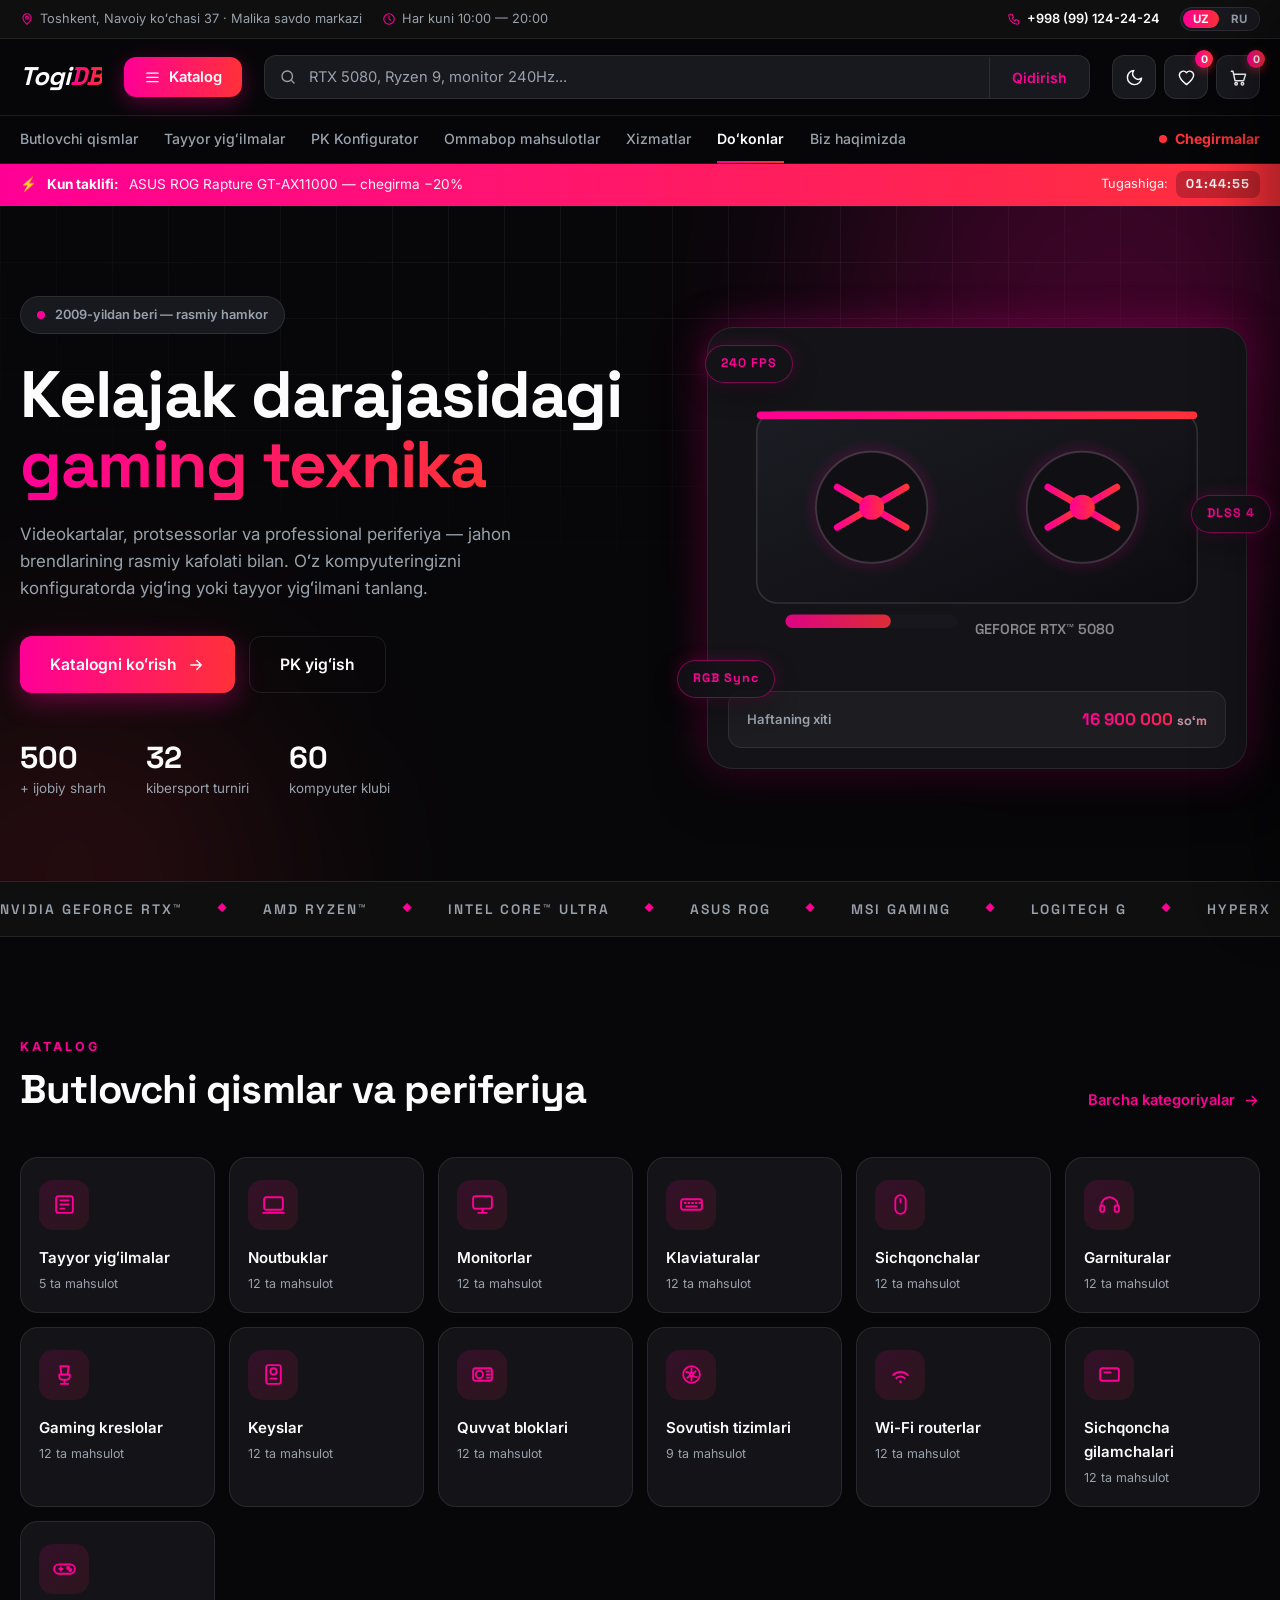
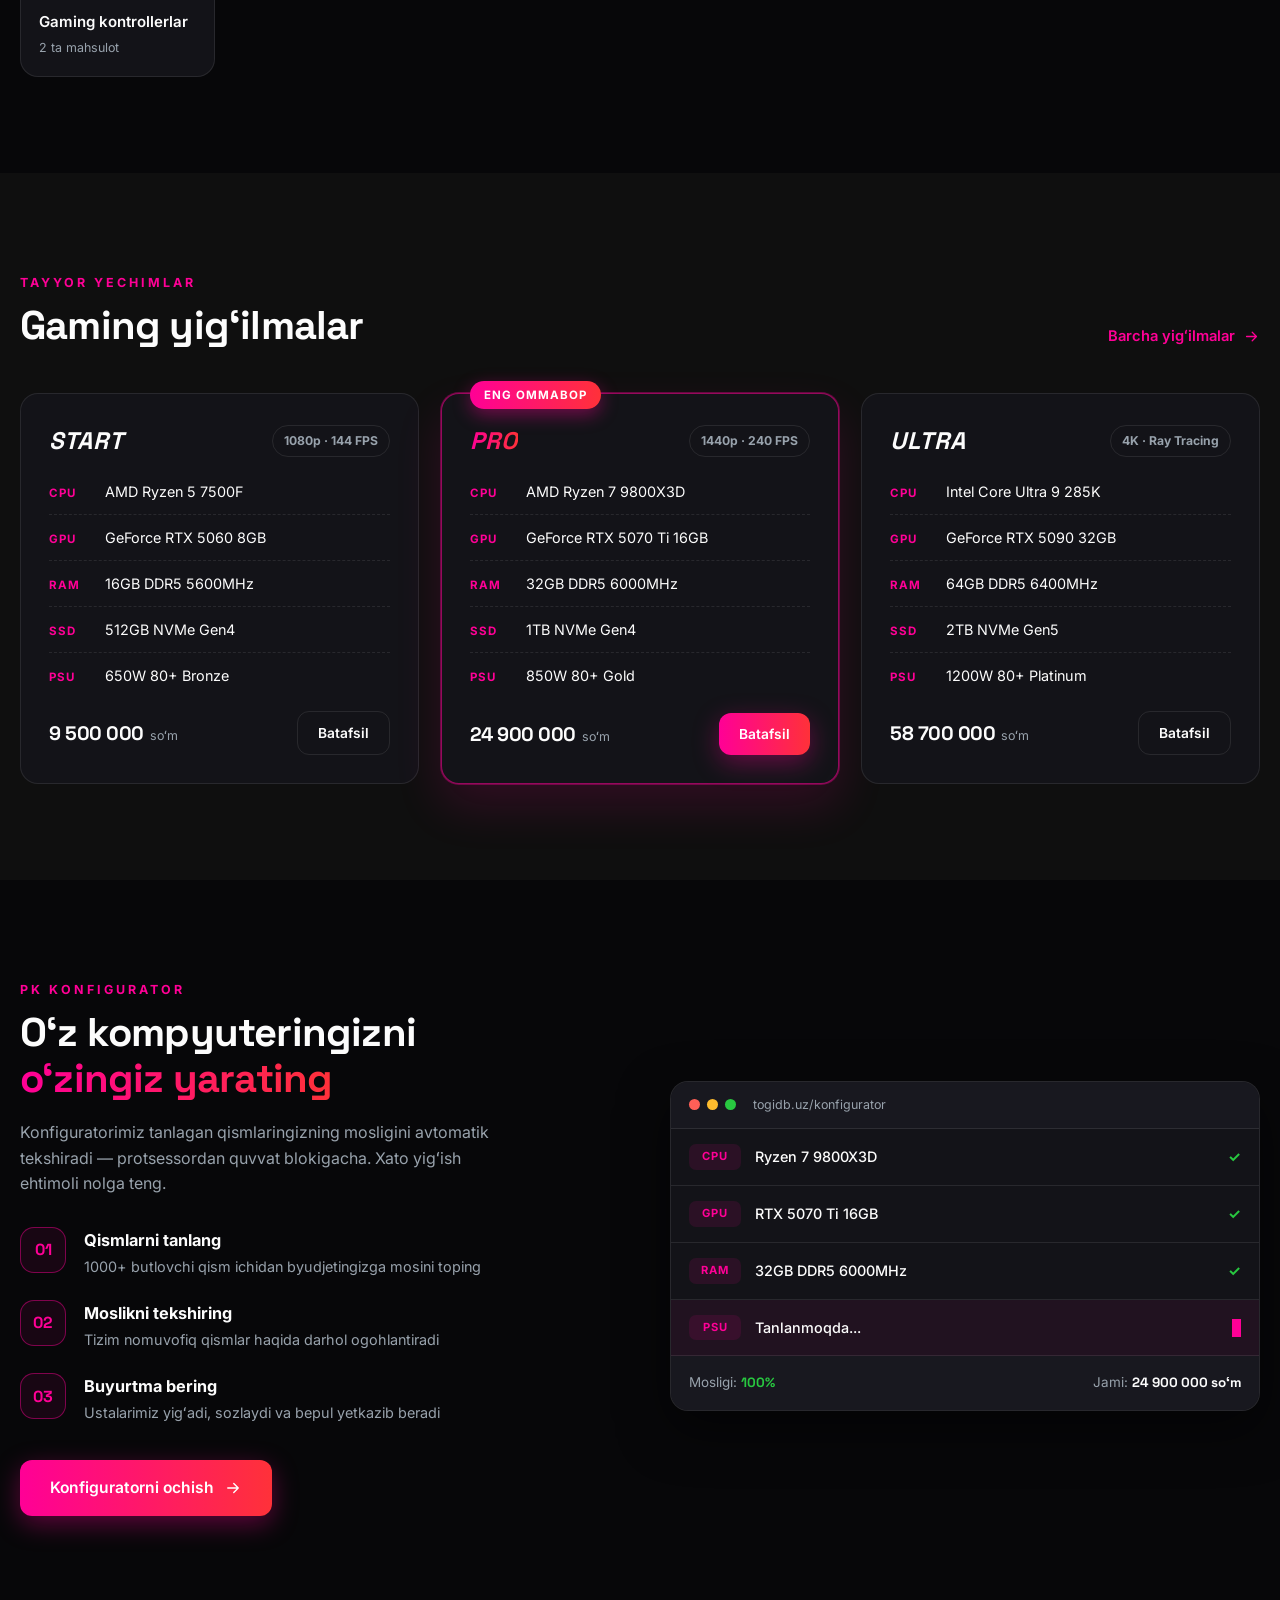
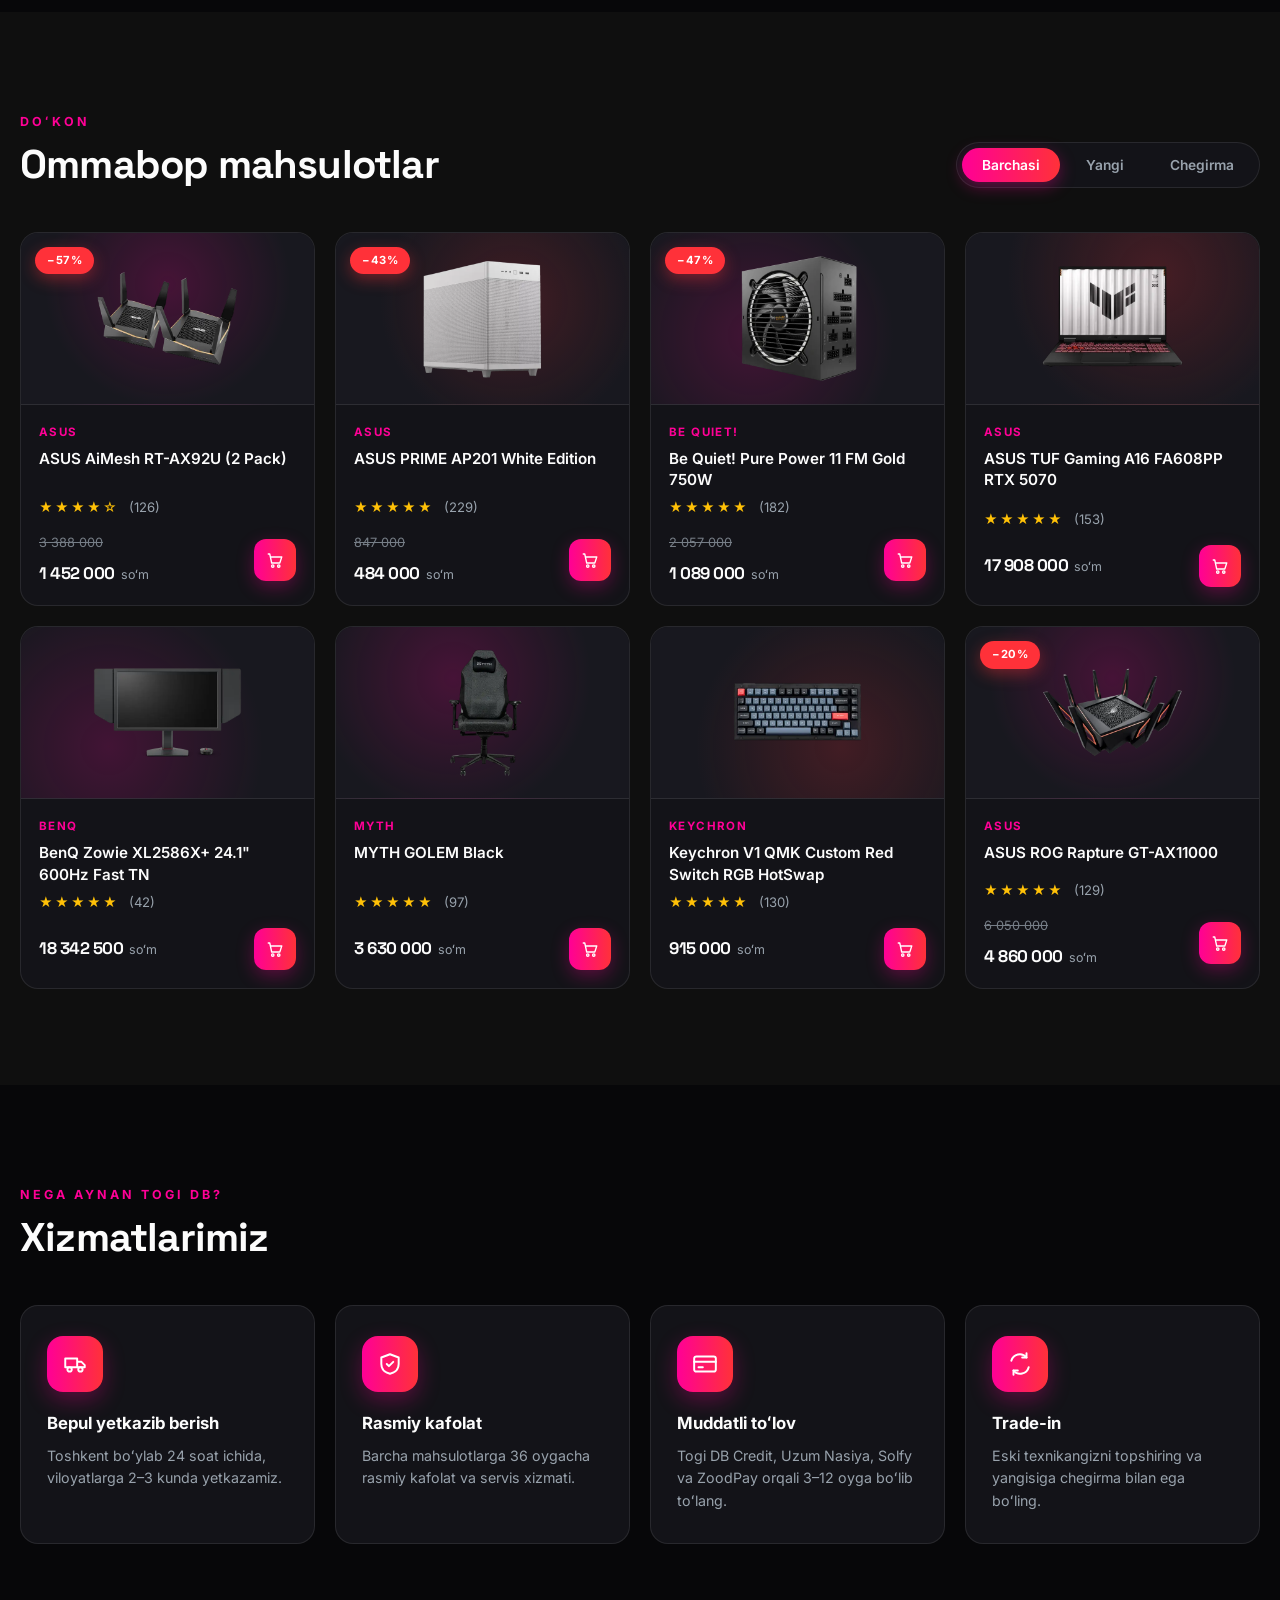
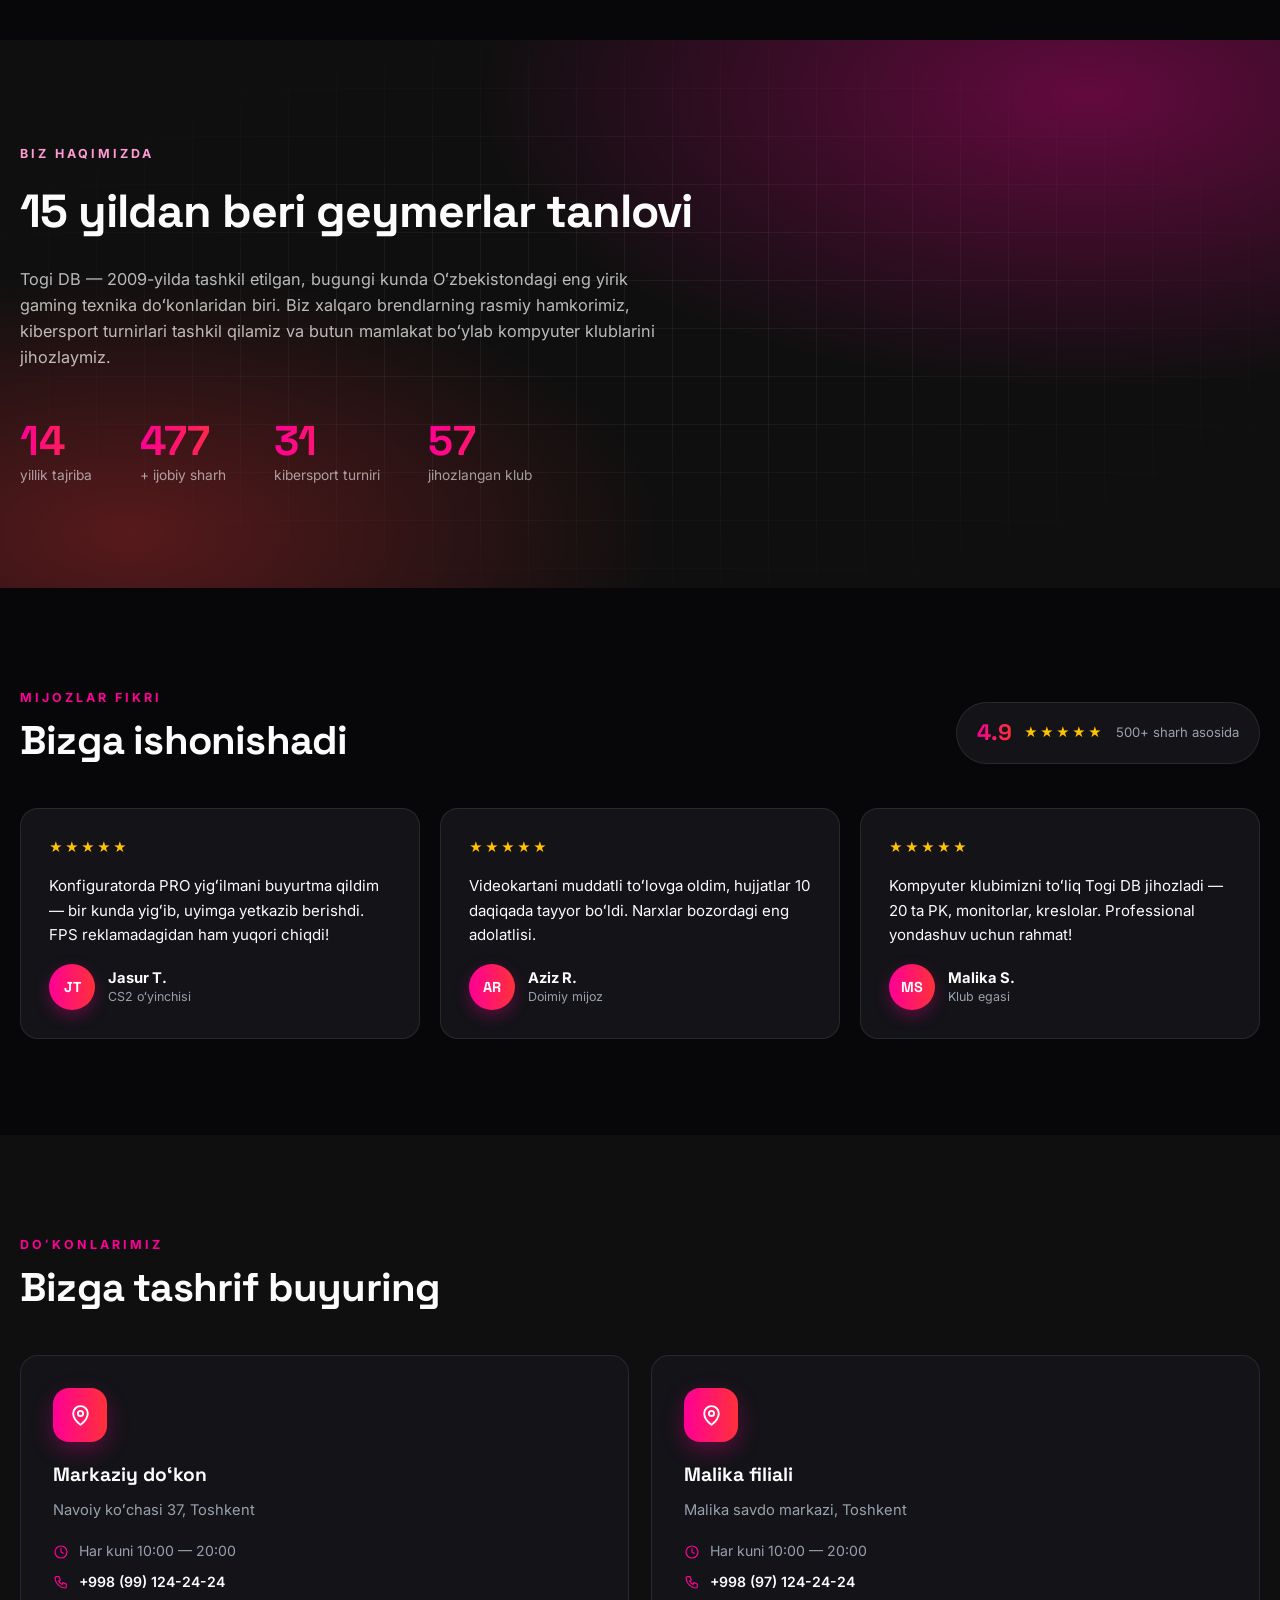
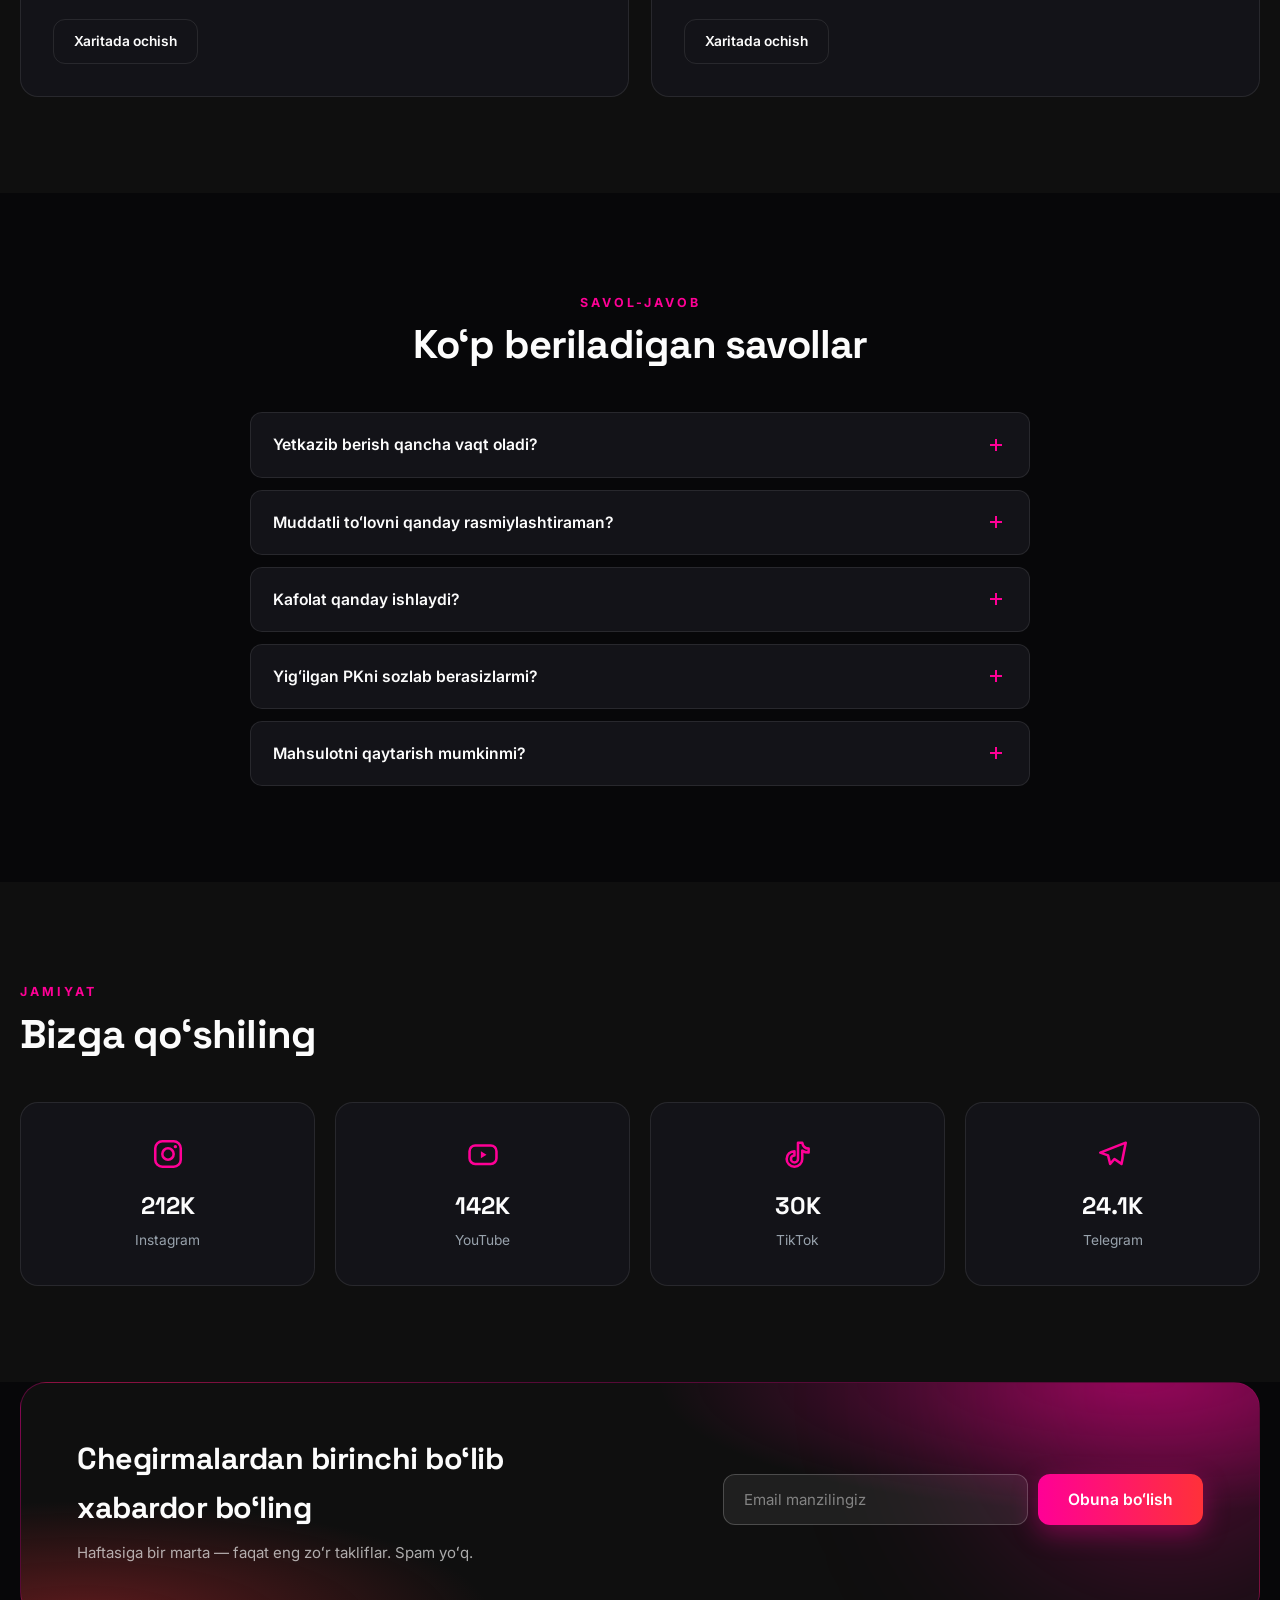
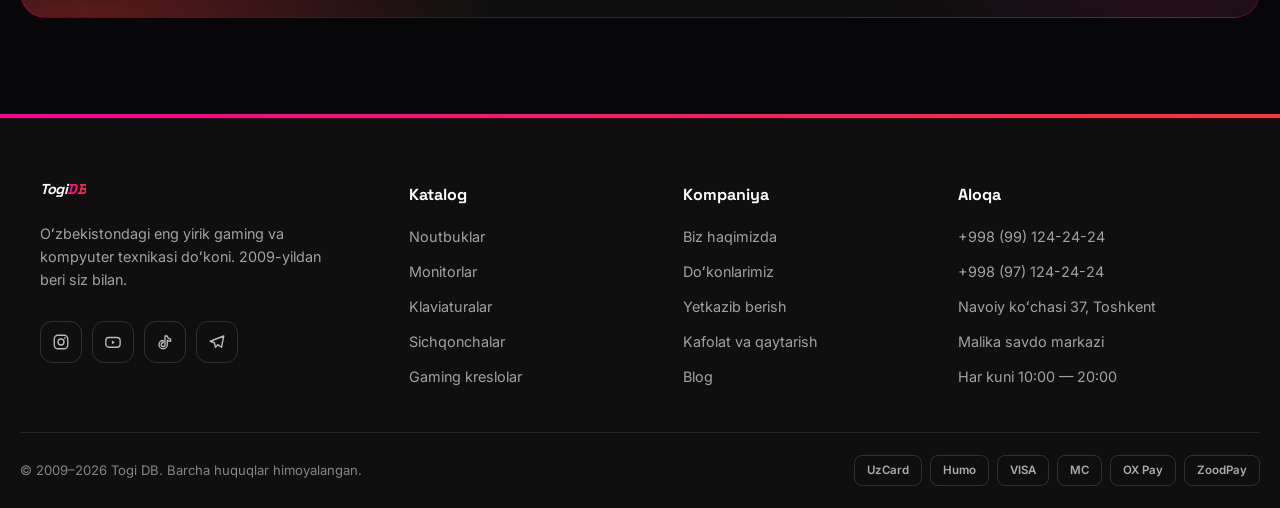
<file: index.html>
<!DOCTYPE html>
<html lang="uz" data-theme="dark">
<head>
  <meta charset="UTF-8">
  <meta name="viewport" content="width=device-width, initial-scale=1.0, viewport-fit=cover">
  <meta name="theme-color" content="#0f0f0f">
  <meta name="description" content="Togi DB — 2009-yildan beri Oʻzbekistondagi eng yirik gaming va kompyuter texnikasi doʻkoni. Videokartalar, protsessorlar, tayyor yigʻilmalar va PK konfigurator.">
  <title>Togi DB — Gaming va kompyuter texnikasi | Toshkent</title>

  <meta property="og:type" content="website">
  <meta property="og:site_name" content="Togi DB">
  <meta property="og:title" content="Togi DB — Gaming va kompyuter texnikasi | Toshkent">
  <meta property="og:description" content="Videokartalar, protsessorlar va professional periferiya — jahon brendlarining rasmiy kafolati bilan. 2009-yildan beri.">
  <meta property="og:locale" content="uz_UZ">
  <meta property="og:url" content="https://crazyscode.github.io/togidb-store/">
  <meta property="og:image" content="https://crazyscode.github.io/togidb-store/assets/logo.png">
  <link rel="canonical" href="https://crazyscode.github.io/togidb-store/">

  <link rel="icon" type="image/svg+xml" href="assets/favicon.svg">

  <!-- ===== PWA (mobil ilova) ===== -->
  <link rel="manifest" href="manifest.webmanifest">
  <meta name="application-name" content="Togi DB">
  <meta name="mobile-web-app-capable" content="yes">
  <meta name="apple-mobile-web-app-capable" content="yes">
  <meta name="apple-mobile-web-app-title" content="Togi DB">
  <!-- black-translucent: status bar kontent ustida turadi, shuning uchun
       app.css'da header'ga safe-area-inset-top beriladi -->
  <meta name="apple-mobile-web-app-status-bar-style" content="black-translucent">
  <link rel="apple-touch-icon" href="assets/icons/apple-touch-icon.png">

  <!-- iOS launch ekranlari. Faqat shu yerda: manifest'dagi start_url ("."),
       yaʼni ilova aynan shu sahifadan ishga tushadi. -->
  <link rel="apple-touch-startup-image" href="assets/icons/splash-1290x2796.png" media="(device-width: 430px) and (device-height: 932px) and (-webkit-device-pixel-ratio: 3) and (orientation: portrait)">
  <link rel="apple-touch-startup-image" href="assets/icons/splash-1284x2778.png" media="(device-width: 428px) and (device-height: 926px) and (-webkit-device-pixel-ratio: 3) and (orientation: portrait)">
  <link rel="apple-touch-startup-image" href="assets/icons/splash-1179x2556.png" media="(device-width: 393px) and (device-height: 852px) and (-webkit-device-pixel-ratio: 3) and (orientation: portrait)">
  <link rel="apple-touch-startup-image" href="assets/icons/splash-1170x2532.png" media="(device-width: 390px) and (device-height: 844px) and (-webkit-device-pixel-ratio: 3) and (orientation: portrait)">
  <link rel="apple-touch-startup-image" href="assets/icons/splash-828x1792.png" media="(device-width: 414px) and (device-height: 896px) and (-webkit-device-pixel-ratio: 2) and (orientation: portrait)">
  <link rel="apple-touch-startup-image" href="assets/icons/splash-750x1334.png" media="(device-width: 375px) and (device-height: 667px) and (-webkit-device-pixel-ratio: 2) and (orientation: portrait)">

  <script>(function(){try{var t=localStorage.getItem("togidb-theme");if(t==="light"||t==="dark")document.documentElement.setAttribute("data-theme",t)}catch(e){}})();</script>
  <noscript><style>.preloader{display:none}</style></noscript>
  <link rel="preconnect" href="https://fonts.googleapis.com">
  <link rel="preconnect" href="https://fonts.gstatic.com" crossorigin>
  <link href="https://fonts.googleapis.com/css2?family=Inter:wght@400;500;600;700&family=Space+Grotesk:wght@500;600;700&display=swap" rel="stylesheet">
  <link rel="stylesheet" href="css/style.css">
  <link rel="stylesheet" href="css/shop.css">
  <link rel="stylesheet" href="css/app.css">

  <script type="application/ld+json">
  {
    "@context": "https://schema.org",
    "@type": "Store",
    "name": "Togi DB",
    "url": "https://togidb.uz",
    "telephone": "+998991242424",
    "openingHours": "Mo-Su 10:00-20:00",
    "address": {
      "@type": "PostalAddress",
      "streetAddress": "Navoiy koʻchasi 37",
      "addressLocality": "Toshkent",
      "addressCountry": "UZ"
    }
  }
  </script>
</head>
<body>

  <!-- ===== Preloader ===== -->
  <div class="preloader" id="preloader" aria-hidden="true">
    <div class="preloader__logo">Togi<span>DB</span></div>
    <div class="preloader__bar"><i></i></div>
  </div>

  <!-- ===== Top bar ===== -->
  <div class="topbar">
    <div class="container topbar__inner">
      <div class="topbar__left">
        <span class="topbar__item">
          <svg viewBox="0 0 24 24"><path d="M12 21s-7-5.7-7-11a7 7 0 0 1 14 0c0 5.3-7 11-7 11z"/><circle cx="12" cy="10" r="2.5"/></svg>
          <span data-i18n="tb.addr">Toshkent, Navoiy koʻchasi 37 · Malika savdo markazi</span>
        </span>
        <span class="topbar__item">
          <svg viewBox="0 0 24 24"><circle cx="12" cy="12" r="9"/><path d="M12 7v5l3 2"/></svg>
          <span data-i18n="tb.hours">Har kuni 10:00 — 20:00</span>
        </span>
      </div>
      <div class="topbar__right">
        <a class="topbar__item topbar__phone" href="tel:+998991242424">
          <svg viewBox="0 0 24 24"><path d="M5 4h4l2 5-2.5 1.5a11 11 0 0 0 5 5L15 13l5 2v4a2 2 0 0 1-2 2A16 16 0 0 1 3 6a2 2 0 0 1 2-2z"/></svg>
          +998 (99) 124-24-24
        </a>
        <div class="lang-switch" role="group" aria-label="Til tanlash">
          <button class="lang-switch__btn is-active" data-lang="uz" type="button">UZ</button>
          <button class="lang-switch__btn" data-lang="ru" type="button">RU</button>
        </div>
      </div>
    </div>
  </div>

  <!-- ===== Header ===== -->
  <header class="header" id="header">
    <div class="container header__inner">
      <a class="logo" href="#" aria-label="Togi DB bosh sahifa">
        <span class="logo__brand">Togi</span><span class="logo__accent">DB</span>
      </a>

      <button class="catalog-btn" type="button" id="catalogBtn" aria-expanded="false" aria-controls="megaMenu">
        <svg viewBox="0 0 24 24"><path d="M4 6h16M4 12h16M4 18h16"/></svg>
        <span data-i18n="h.catalog">Katalog</span>
      </button>

      <div class="search" id="searchBox">
        <svg class="search__icon" viewBox="0 0 24 24"><circle cx="11" cy="11" r="7"/><path d="m20 20-3.5-3.5"/></svg>
        <input class="search__input" id="searchInput" type="search" placeholder="RTX 5080, Ryzen 9, monitor 240Hz..." autocomplete="off" aria-label="Mahsulot qidirish">
        <button class="search__btn" type="button" data-i18n="h.search">Qidirish</button>
        <div class="search__sugg" id="searchSugg" role="listbox"></div>
      </div>

      <nav class="header__actions" aria-label="Foydalanuvchi amallari">
        <button class="icon-btn" type="button" aria-label="Mavzuni almashtirish" id="themeToggle">
          <svg class="icon-moon" viewBox="0 0 24 24"><path d="M21 12.8A9 9 0 1 1 11.2 3a7 7 0 0 0 9.8 9.8z"/></svg>
          <svg class="icon-sun" viewBox="0 0 24 24"><circle cx="12" cy="12" r="4"/><path d="M12 2v2m0 16v2M4.9 4.9l1.4 1.4m11.4 11.4 1.4 1.4M2 12h2m16 0h2M4.9 19.1l1.4-1.4M17.7 6.3l1.4-1.4"/></svg>
        </button>
        <button class="icon-btn" type="button" aria-label="Sevimlilar" id="favBtn">
          <svg viewBox="0 0 24 24"><path d="M12 21C6 16 3 12.5 3 9a5 5 0 0 1 9-3 5 5 0 0 1 9 3c0 3.5-3 7-9 12z"/></svg>
          <span class="icon-btn__badge" id="favBadge">0</span>
        </button>
        <button class="icon-btn" type="button" aria-label="Savat" id="cartIconBtn">
          <svg viewBox="0 0 24 24"><circle cx="9" cy="20" r="1.6"/><circle cx="17" cy="20" r="1.6"/><path d="M3 4h2l2.6 12h10.8L21 8H7"/></svg>
          <span class="icon-btn__badge" id="cartBadge">0</span>
        </button>
        <button class="burger" type="button" aria-label="Menyu" id="burger">
          <span></span><span></span><span></span>
        </button>
      </nav>
    </div>

    <!-- Mega menyu -->
    <div class="mega" id="megaMenu">
      <div class="container mega__inner">
        <a class="mega__link" href="#catalog"><svg viewBox="0 0 24 24"><rect x="7" y="7" width="10" height="10" rx="1.5"/><rect x="10" y="10" width="4" height="4"/><path d="M9 7V4m3 3V4m3 3V4M9 20v-3m3 3v-3m3 3v-3M7 9H4m3 3H4m3 3H4m16-6h-3m3 3h-3m3 3h-3"/></svg><span><b data-i18n="cat.cpu">Protsessorlar</b><i data-i18n="cnt.cpu">124 ta mahsulot</i></span></a>
        <a class="mega__link" href="#catalog"><svg viewBox="0 0 24 24"><rect x="2" y="7" width="19" height="11" rx="2"/><circle cx="8.5" cy="12.5" r="3"/><circle cx="15.5" cy="12.5" r="3"/><path d="M4 18v2m5-2v2"/></svg><span><b data-i18n="cat.gpu">Videokartalar</b><i data-i18n="cnt.gpu">86 ta mahsulot</i></span></a>
        <a class="mega__link" href="#catalog"><svg viewBox="0 0 24 24"><rect x="3" y="8" width="18" height="8" rx="1"/><path d="M6 8v8m4-8v8m4-8v8m4-8v8M3 12h18"/></svg><span><b data-i18n="cat.ram">Operativ xotira</b><i data-i18n="cnt.ram">93 ta mahsulot</i></span></a>
        <a class="mega__link" href="#catalog"><svg viewBox="0 0 24 24"><rect x="4" y="6" width="16" height="12" rx="2"/><circle cx="9" cy="12" r="2"/><path d="M13 10h4m-4 4h4"/></svg><span><b data-i18n="cat.ssd">SSD disklar</b><i data-i18n="cnt.ssd">78 ta mahsulot</i></span></a>
        <a class="mega__link" href="#catalog"><svg viewBox="0 0 24 24"><rect x="3" y="6" width="18" height="12" rx="2"/><circle cx="9" cy="12" r="3.5"/><path d="M16 9h3m-3 3h3m-3 3h3"/></svg><span><b data-i18n="cat.psu">Quvvat bloklari</b><i data-i18n="cnt.psu">52 ta mahsulot</i></span></a>
        <a class="mega__link" href="#catalog"><svg viewBox="0 0 24 24"><rect x="5" y="3" width="14" height="18" rx="2"/><circle cx="12" cy="9" r="3"/><path d="M9 16h6m-6 2.5h4"/></svg><span><b data-i18n="cat.case">Keyslar</b><i data-i18n="cnt.case">64 ta mahsulot</i></span></a>
        <a class="mega__link" href="#catalog"><svg viewBox="0 0 24 24"><circle cx="12" cy="12" r="8"/><circle cx="12" cy="12" r="1.6"/><path d="M12 6.5v4m3.9-1.6-2.5 2.3M17 14.5l-3.4-1M12 17.5v-4m-3.9 1.6 2.5-2.3M7 9.5l3.4 1"/></svg><span><b data-i18n="cat.cool">Sovutish</b><i data-i18n="cnt.cool">71 ta mahsulot</i></span></a>
        <a class="mega__link" href="#catalog"><svg viewBox="0 0 24 24"><rect x="3" y="4" width="18" height="12" rx="2"/><path d="M12 16v4m-4 0h8"/></svg><span><b data-i18n="cat.mon">Monitorlar</b><i data-i18n="cnt.mon">58 ta mahsulot</i></span></a>
        <a class="mega__link" href="#catalog"><svg viewBox="0 0 24 24"><rect x="2" y="7" width="20" height="10" rx="2"/><path d="M5.5 10.5h1m2.5 0h1m2.5 0h1m2.5 0h1m2.5 0h1M7 13.8h10"/></svg><span><b data-i18n="cat.kb">Klaviaturalar</b><i data-i18n="cnt.kb">112 ta mahsulot</i></span></a>
        <a class="mega__link" href="#catalog"><svg viewBox="0 0 24 24"><rect x="7" y="3" width="10" height="18" rx="5"/><path d="M12 7v3"/></svg><span><b data-i18n="cat.mouse">Sichqonchalar</b><i data-i18n="cnt.mouse">96 ta mahsulot</i></span></a>
        <a class="mega__link" href="#catalog"><svg viewBox="0 0 24 24"><path d="M4 13a8 8 0 0 1 16 0"/><rect x="3" y="13" width="4" height="6" rx="1.5"/><rect x="17" y="13" width="4" height="6" rx="1.5"/></svg><span><b data-i18n="cat.hs">Garnituralar</b><i data-i18n="cnt.hs">84 ta mahsulot</i></span></a>
        <a class="mega__link" href="#catalog"><svg viewBox="0 0 24 24"><path d="M8 4h8l-1 8h-6L8 4zM7 12h10v2a3 3 0 0 1-3 3h-4a3 3 0 0 1-3-3v-2zM12 17v3m-3.5 1h7"/></svg><span><b data-i18n="cat.chair">Gaming kreslolar</b><i data-i18n="cnt.chair">37 ta mahsulot</i></span></a>
      </div>
    </div>

    <nav class="subnav" id="subnav" aria-label="Asosiy menyu">
      <div class="container subnav__inner">
        <a href="#catalog" data-i18n="n.parts">Butlovchi qismlar</a>
        <a href="#builds" data-i18n="n.builds">Tayyor yigʻilmalar</a>
        <a href="configurator.html" data-i18n="n.config">PK Konfigurator</a>
        <a href="#products" data-i18n="n.products">Yangi mahsulotlar</a>
        <a href="#services" data-i18n="n.services">Xizmatlar</a>
        <a href="#stores" data-i18n="n.stores">Doʻkonlar</a>
        <a href="#about" data-i18n="n.about">Biz haqimizda</a>
        <span class="subnav__hot"><span class="dot"></span><span data-i18n="n.sale">Chegirmalar</span></span>
      </div>
    </nav>
  </header>

  <!-- ===== Kun taklifi ===== -->
  <div class="dealbar">
    <div class="container dealbar__inner">
      <span class="dealbar__flash">⚡</span>
      <b data-i18n="deal.label">Kun taklifi:</b>
      <a class="dealbar__item" href="product.html?id=wf4" data-i18n="deal.item">ASUS ROG Rapture GT-AX11000 — chegirma −20%</a>
      <span class="dealbar__ends"><span data-i18n="deal.ends">Tugashiga:</span> <b class="dealbar__timer" id="dealTimer">00:00:00</b></span>
    </div>
  </div>

  <main>

    <!-- ===== Hero ===== -->
    <section class="hero">
      <div class="hero__glow hero__glow--1"></div>
      <div class="hero__glow hero__glow--2"></div>
      <div class="hero__grid-bg"></div>
      <div class="container hero__inner">
        <div class="hero__content reveal">
          <span class="chip">
            <span class="chip__pulse"></span>
            <span data-i18n="hero.chip">2009-yildan beri — rasmiy hamkor</span>
          </span>
          <h1 class="hero__title">
            <span data-i18n="hero.t1">Kelajak darajasidagi</span><br>
            <span class="grad-text" data-i18n="hero.t2">gaming texnika</span>
          </h1>
          <p class="hero__subtitle" data-i18n="hero.sub">
            Videokartalar, protsessorlar va professional periferiya — jahon brendlarining
            rasmiy kafolati bilan. Oʻz kompyuteringizni konfiguratorda yigʻing yoki
            tayyor yigʻilmani tanlang.
          </p>
          <div class="hero__cta">
            <a class="btn btn--primary" href="#catalog">
              <span data-i18n="hero.cta1">Katalogni koʻrish</span>
              <svg viewBox="0 0 24 24"><path d="M5 12h14m-6-6 6 6-6 6"/></svg>
            </a>
            <a class="btn btn--ghost" href="configurator.html" data-i18n="hero.cta2">PK yigʻish</a>
          </div>
          <div class="hero__stats">
            <div class="hstat"><b data-count="500">0</b><span data-i18n="hero.s1">+ ijobiy sharh</span></div>
            <div class="hstat"><b data-count="32">0</b><span data-i18n="hero.s2">kibersport turniri</span></div>
            <div class="hstat"><b data-count="60">0</b><span data-i18n="hero.s3">kompyuter klubi</span></div>
          </div>
        </div>

        <div class="hero__visual reveal" aria-hidden="true">
          <span class="float-chip float-chip--1">240 FPS</span>
          <span class="float-chip float-chip--2">DLSS 4</span>
          <span class="float-chip float-chip--3">RGB Sync</span>
          <div class="gpu-card">
            <svg viewBox="0 0 520 340" fill="none">
              <defs>
                <linearGradient id="gpuBody" x1="0" y1="0" x2="1" y2="1">
                  <stop offset="0" stop-color="#1c1c24"/><stop offset="1" stop-color="#0c0c10"/>
                </linearGradient>
                <linearGradient id="gpuAccent" x1="0" y1="0" x2="1" y2="0">
                  <stop offset="0" stop-color="#FF0096"/><stop offset="1" stop-color="#FF3139"/>
                </linearGradient>
                <radialGradient id="fanGlow" cx="0.5" cy="0.5" r="0.5">
                  <stop offset="0" stop-color="#FF0096" stop-opacity=".55"/><stop offset="1" stop-color="#FF0096" stop-opacity="0"/>
                </radialGradient>
              </defs>
              <rect x="30" y="60" width="460" height="200" rx="22" fill="url(#gpuBody)" stroke="rgba(255,255,255,.12)"/>
              <rect x="30" y="60" width="460" height="8" rx="4" fill="url(#gpuAccent)"/>
              <circle cx="150" cy="160" r="72" fill="url(#fanGlow)"/>
              <circle cx="370" cy="160" r="72" fill="url(#fanGlow)"/>
              <g class="fan" style="transform-origin:150px 160px">
                <circle cx="150" cy="160" r="58" fill="#101014" stroke="rgba(255,255,255,.14)" stroke-width="2"/>
                <g stroke="url(#gpuAccent)" stroke-width="7" stroke-linecap="round">
                  <path d="M150 118v30"/><path d="M186 139l-26 15"/><path d="M186 181l-26-15"/>
                  <path d="M150 202v-30"/><path d="M114 181l26-15"/><path d="M114 139l26 15"/>
                </g>
                <circle cx="150" cy="160" r="13" fill="url(#gpuAccent)"/>
              </g>
              <g class="fan fan--rev" style="transform-origin:370px 160px">
                <circle cx="370" cy="160" r="58" fill="#101014" stroke="rgba(255,255,255,.14)" stroke-width="2"/>
                <g stroke="url(#gpuAccent)" stroke-width="7" stroke-linecap="round">
                  <path d="M370 118v30"/><path d="M406 139l-26 15"/><path d="M406 181l-26-15"/>
                  <path d="M370 202v-30"/><path d="M334 181l26-15"/><path d="M334 139l26 15"/>
                </g>
                <circle cx="370" cy="160" r="13" fill="url(#gpuAccent)"/>
              </g>
              <rect x="60" y="272" width="180" height="14" rx="7" fill="#17171d"/>
              <rect x="60" y="272" width="110" height="14" rx="7" fill="url(#gpuAccent)" opacity=".85"/>
              <text x="258" y="292" fill="rgba(255,255,255,.5)" font-family="Space Grotesk, sans-serif" font-size="15" font-weight="600">GEFORCE RTX™ 5080</text>
            </svg>
            <div class="gpu-card__tag">
              <span class="gpu-card__tag-label" data-i18n="hero.hit">Haftaning xiti</span>
              <span class="gpu-card__tag-price">16 900 000 <span data-i18n="common.sum">soʻm</span></span>
            </div>
          </div>
        </div>
      </div>

      <div class="marquee" aria-hidden="true">
        <div class="marquee__track">
          <span>NVIDIA GEFORCE RTX™</span><i>◆</i><span>AMD RYZEN™</span><i>◆</i><span>INTEL CORE™ ULTRA</span><i>◆</i><span>ASUS ROG</span><i>◆</i><span>MSI GAMING</span><i>◆</i><span>LOGITECH G</span><i>◆</i><span>HYPERX</span><i>◆</i><span>RAZER</span><i>◆</i><span>SAMSUNG ODYSSEY</span><i>◆</i>
          <span>NVIDIA GEFORCE RTX™</span><i>◆</i><span>AMD RYZEN™</span><i>◆</i><span>INTEL CORE™ ULTRA</span><i>◆</i><span>ASUS ROG</span><i>◆</i><span>MSI GAMING</span><i>◆</i><span>LOGITECH G</span><i>◆</i><span>HYPERX</span><i>◆</i><span>RAZER</span><i>◆</i><span>SAMSUNG ODYSSEY</span><i>◆</i>
        </div>
      </div>
    </section>

    <!-- ===== Kategoriyalar ===== -->
    <section class="section" id="catalog">
      <div class="container">
        <div class="section__head reveal">
          <div>
            <span class="section__eyebrow" data-i18n="cat.eyebrow">Katalog</span>
            <h2 class="section__title" data-i18n="cat.title">Butlovchi qismlar va periferiya</h2>
          </div>
          <a class="link-more" href="category.html?cat=all">
            <span data-i18n="cat.more">Barcha kategoriyalar</span>
            <svg viewBox="0 0 24 24"><path d="M5 12h14m-6-6 6 6-6 6"/></svg>
          </a>
        </div>

        <div class="cat-grid" id="catGrid">
          <a class="cat-card reveal" href="category.html?cat=all">
            <div class="cat-card__icon"><svg viewBox="0 0 24 24"><rect x="7" y="7" width="10" height="10" rx="1.5"/><rect x="10" y="10" width="4" height="4"/><path d="M9 7V4m3 3V4m3 3V4M9 20v-3m3 3v-3m3 3v-3M7 9H4m3 3H4m3 3H4m16-6h-3m3 3h-3m3 3h-3"/></svg></div>
            <b data-i18n="cat.cpu">Protsessorlar</b><span data-i18n="cnt.cpu">124 ta mahsulot</span>
          </a>
          <a class="cat-card reveal" href="category.html?cat=all">
            <div class="cat-card__icon"><svg viewBox="0 0 24 24"><rect x="2" y="7" width="19" height="11" rx="2"/><circle cx="8.5" cy="12.5" r="3"/><circle cx="15.5" cy="12.5" r="3"/><path d="M4 18v2m5-2v2"/></svg></div>
            <b data-i18n="cat.gpu">Videokartalar</b><span data-i18n="cnt.gpu">86 ta mahsulot</span>
          </a>
          <a class="cat-card reveal" href="category.html?cat=all">
            <div class="cat-card__icon"><svg viewBox="0 0 24 24"><rect x="3" y="8" width="18" height="8" rx="1"/><path d="M6 8v8m4-8v8m4-8v8m4-8v8M3 12h18"/></svg></div>
            <b data-i18n="cat.ram">Operativ xotira</b><span data-i18n="cnt.ram">93 ta mahsulot</span>
          </a>
          <a class="cat-card reveal" href="category.html?cat=all">
            <div class="cat-card__icon"><svg viewBox="0 0 24 24"><rect x="4" y="6" width="16" height="12" rx="2"/><circle cx="9" cy="12" r="2"/><path d="M13 10h4m-4 4h4"/></svg></div>
            <b data-i18n="cat.ssd">SSD disklar</b><span data-i18n="cnt.ssd">78 ta mahsulot</span>
          </a>
          <a class="cat-card reveal" href="category.html?cat=quvvat">
            <div class="cat-card__icon"><svg viewBox="0 0 24 24"><rect x="3" y="6" width="18" height="12" rx="2"/><circle cx="9" cy="12" r="3.5"/><path d="M9 8.5v7M5.9 10.2l6.2 3.6M5.9 13.8l6.2-3.6M16 9h3m-3 3h3m-3 3h3"/></svg></div>
            <b data-i18n="cat.psu">Quvvat bloklari</b><span data-i18n="cnt.psu">52 ta mahsulot</span>
          </a>
          <a class="cat-card reveal" href="category.html?cat=keyslar">
            <div class="cat-card__icon"><svg viewBox="0 0 24 24"><rect x="5" y="3" width="14" height="18" rx="2"/><circle cx="12" cy="9" r="3"/><path d="M9 16h6m-6 2.5h4"/></svg></div>
            <b data-i18n="cat.case">Keyslar</b><span data-i18n="cnt.case">64 ta mahsulot</span>
          </a>
          <a class="cat-card reveal" href="category.html?cat=sovutish">
            <div class="cat-card__icon"><svg viewBox="0 0 24 24"><circle cx="12" cy="12" r="8"/><path d="M12 6.5v4m3.9-1.6-2.5 2.3M17 14.5l-3.4-1M12 17.5v-4m-3.9 1.6 2.5-2.3M7 9.5l3.4 1"/><circle cx="12" cy="12" r="1.6"/></svg></div>
            <b data-i18n="cat.cool">Sovutish</b><span data-i18n="cnt.cool">71 ta mahsulot</span>
          </a>
          <a class="cat-card reveal" href="category.html?cat=monitorlar">
            <div class="cat-card__icon"><svg viewBox="0 0 24 24"><rect x="3" y="4" width="18" height="12" rx="2"/><path d="M12 16v4m-4 0h8"/></svg></div>
            <b data-i18n="cat.mon">Monitorlar</b><span data-i18n="cnt.mon">58 ta mahsulot</span>
          </a>
          <a class="cat-card reveal" href="category.html?cat=klaviaturalar">
            <div class="cat-card__icon"><svg viewBox="0 0 24 24"><rect x="2" y="7" width="20" height="10" rx="2"/><path d="M5.5 10.5h1m2.5 0h1m2.5 0h1m2.5 0h1m2.5 0h1M7 13.8h10"/></svg></div>
            <b data-i18n="cat.kb">Klaviaturalar</b><span data-i18n="cnt.kb">112 ta mahsulot</span>
          </a>
          <a class="cat-card reveal" href="category.html?cat=sichqonchalar">
            <div class="cat-card__icon"><svg viewBox="0 0 24 24"><rect x="7" y="3" width="10" height="18" rx="5"/><path d="M12 7v3"/></svg></div>
            <b data-i18n="cat.mouse">Sichqonchalar</b><span data-i18n="cnt.mouse">96 ta mahsulot</span>
          </a>
          <a class="cat-card reveal" href="category.html?cat=garnituralar">
            <div class="cat-card__icon"><svg viewBox="0 0 24 24"><path d="M4 13a8 8 0 0 1 16 0"/><rect x="3" y="13" width="4" height="6" rx="1.5"/><rect x="17" y="13" width="4" height="6" rx="1.5"/></svg></div>
            <b data-i18n="cat.hs">Garnituralar</b><span data-i18n="cnt.hs">84 ta mahsulot</span>
          </a>
          <a class="cat-card reveal" href="category.html?cat=kreslolar">
            <div class="cat-card__icon"><svg viewBox="0 0 24 24"><path d="M8 4h8l-1 8h-6L8 4zM7 12h10v2a3 3 0 0 1-3 3h-4a3 3 0 0 1-3-3v-2zM12 17v3m-3.5 1h7"/></svg></div>
            <b data-i18n="cat.chair">Gaming kreslolar</b><span data-i18n="cnt.chair">37 ta mahsulot</span>
          </a>
        </div>
      </div>
    </section>

    <!-- ===== Yigʻilmalar ===== -->
    <section class="section section--alt" id="builds">
      <div class="container">
        <div class="section__head reveal">
          <div>
            <span class="section__eyebrow" data-i18n="b.eyebrow">Tayyor yechimlar</span>
            <h2 class="section__title" data-i18n="b.title">Gaming yigʻilmalar</h2>
          </div>
          <a class="link-more" href="category.html?cat=sborki">
            <span data-i18n="b.more">Barcha yigʻilmalar</span>
            <svg viewBox="0 0 24 24"><path d="M5 12h14m-6-6 6 6-6 6"/></svg>
          </a>
        </div>

        <div class="builds-grid">
          <article class="build-card reveal">
            <div class="build-card__head">
              <span class="build-card__tier">START</span>
              <span class="build-card__fps">1080p · 144 FPS</span>
            </div>
            <ul class="build-card__specs">
              <li><b>CPU</b> AMD Ryzen 5 7500F</li>
              <li><b>GPU</b> GeForce RTX 5060 8GB</li>
              <li><b>RAM</b> 16GB DDR5 5600MHz</li>
              <li><b>SSD</b> 512GB NVMe Gen4</li>
              <li><b>PSU</b> 650W 80+ Bronze</li>
            </ul>
            <div class="build-card__foot">
              <div class="price"><b>9 500 000</b><span data-i18n="common.sum">soʻm</span></div>
              <a class="btn btn--sm btn--ghost" href="product.html?id=sb1" data-i18n="b.btn">Batafsil</a>
            </div>
          </article>

          <article class="build-card build-card--featured reveal">
            <span class="build-card__ribbon" data-i18n="b.pop">Eng ommabop</span>
            <div class="build-card__head">
              <span class="build-card__tier">PRO</span>
              <span class="build-card__fps">1440p · 240 FPS</span>
            </div>
            <ul class="build-card__specs">
              <li><b>CPU</b> AMD Ryzen 7 9800X3D</li>
              <li><b>GPU</b> GeForce RTX 5070 Ti 16GB</li>
              <li><b>RAM</b> 32GB DDR5 6000MHz</li>
              <li><b>SSD</b> 1TB NVMe Gen4</li>
              <li><b>PSU</b> 850W 80+ Gold</li>
            </ul>
            <div class="build-card__foot">
              <div class="price"><b>24 900 000</b><span data-i18n="common.sum">soʻm</span></div>
              <a class="btn btn--sm btn--primary" href="product.html?id=sb2" data-i18n="b.btn">Batafsil</a>
            </div>
          </article>

          <article class="build-card reveal">
            <div class="build-card__head">
              <span class="build-card__tier">ULTRA</span>
              <span class="build-card__fps">4K · Ray Tracing</span>
            </div>
            <ul class="build-card__specs">
              <li><b>CPU</b> Intel Core Ultra 9 285K</li>
              <li><b>GPU</b> GeForce RTX 5090 32GB</li>
              <li><b>RAM</b> 64GB DDR5 6400MHz</li>
              <li><b>SSD</b> 2TB NVMe Gen5</li>
              <li><b>PSU</b> 1200W 80+ Platinum</li>
            </ul>
            <div class="build-card__foot">
              <div class="price"><b>58 700 000</b><span data-i18n="common.sum">soʻm</span></div>
              <a class="btn btn--sm btn--ghost" href="product.html?id=sb3" data-i18n="b.btn">Batafsil</a>
            </div>
          </article>
        </div>
      </div>
    </section>

    <!-- ===== Konfigurator ===== -->
    <section class="section configurator" id="configurator">
      <div class="container configurator__inner">
        <div class="configurator__content reveal">
          <span class="section__eyebrow" data-i18n="cf.eyebrow">PK Konfigurator</span>
          <h2 class="section__title"><span data-i18n="cf.t1">Oʻz kompyuteringizni</span><br><span class="grad-text" data-i18n="cf.t2">oʻzingiz yarating</span></h2>
          <p class="section__text" data-i18n="cf.text">
            Konfiguratorimiz tanlagan qismlaringizning mosligini avtomatik tekshiradi —
            protsessordan quvvat blokigacha. Xato yigʻish ehtimoli nolga teng.
          </p>
          <ol class="steps">
            <li class="steps__item">
              <span class="steps__num">01</span>
              <div><b data-i18n="cf.s1t">Qismlarni tanlang</b><p data-i18n="cf.s1d">1000+ butlovchi qism ichidan byudjetingizga mosini toping</p></div>
            </li>
            <li class="steps__item">
              <span class="steps__num">02</span>
              <div><b data-i18n="cf.s2t">Moslikni tekshiring</b><p data-i18n="cf.s2d">Tizim nomuvofiq qismlar haqida darhol ogohlantiradi</p></div>
            </li>
            <li class="steps__item">
              <span class="steps__num">03</span>
              <div><b data-i18n="cf.s3t">Buyurtma bering</b><p data-i18n="cf.s3d">Ustalarimiz yigʻadi, sozlaydi va bepul yetkazib beradi</p></div>
            </li>
          </ol>
          <a class="btn btn--primary" href="configurator.html">
            <span data-i18n="cf.cta">Konfiguratorni ochish</span>
            <svg viewBox="0 0 24 24"><path d="M5 12h14m-6-6 6 6-6 6"/></svg>
          </a>
        </div>

        <div class="configurator__visual reveal" aria-hidden="true">
          <div class="config-mock">
            <div class="config-mock__bar">
              <i></i><i></i><i></i>
              <span>togidb.uz/konfigurator</span>
            </div>
            <div class="config-mock__row">
              <span class="config-mock__part">CPU</span>
              <span class="config-mock__name">Ryzen 7 9800X3D</span>
              <span class="config-mock__ok">✓</span>
            </div>
            <div class="config-mock__row">
              <span class="config-mock__part">GPU</span>
              <span class="config-mock__name">RTX 5070 Ti 16GB</span>
              <span class="config-mock__ok">✓</span>
            </div>
            <div class="config-mock__row">
              <span class="config-mock__part">RAM</span>
              <span class="config-mock__name">32GB DDR5 6000MHz</span>
              <span class="config-mock__ok">✓</span>
            </div>
            <div class="config-mock__row is-active">
              <span class="config-mock__part">PSU</span>
              <span class="config-mock__name" data-i18n="cf.sel">Tanlanmoqda...</span>
              <span class="config-mock__cursor"></span>
            </div>
            <div class="config-mock__total">
              <span><span data-i18n="cf.comp">Mosligi:</span> <b class="ok">100%</b></span>
              <span><span data-i18n="cf.total">Jami:</span> <b>24 900 000 <span data-i18n="common.sum">soʻm</span></b></span>
            </div>
          </div>
        </div>
      </div>
    </section>

    <!-- ===== Mahsulotlar ===== -->
    <section class="section section--alt" id="products">
      <div class="container">
        <div class="section__head reveal">
          <div>
            <span class="section__eyebrow" data-i18n="p.eyebrow">Doʻkon</span>
            <h2 class="section__title" data-i18n="p.title">Ommabop mahsulotlar</h2>
          </div>
          <div class="tabs" role="tablist">
            <button class="tabs__btn is-active" role="tab" aria-selected="true" data-filter="all" type="button" data-i18n="p.all">Barchasi</button>
            <button class="tabs__btn" role="tab" aria-selected="false" data-filter="new" type="button" data-i18n="p.new">Yangi</button>
            <button class="tabs__btn" role="tab" aria-selected="false" data-filter="sale" type="button" data-i18n="p.sale">Chegirma</button>
          </div>
        </div>

        <div class="prod-grid" id="prodGrid">

          <article class="prod-card reveal" data-tags="new">
            <span class="badge badge--new" data-i18n="badge.new">Yangi</span>
            <button class="prod-card__fav" type="button" aria-label="Sevimlilarga qoʻshish">
              <svg viewBox="0 0 24 24"><path d="M12 21C6 16 3 12.5 3 9a5 5 0 0 1 9-3 5 5 0 0 1 9 3c0 3.5-3 7-9 12z"/></svg>
            </button>
            <div class="prod-card__media prod-card__media--gpu">
              <svg viewBox="0 0 24 24"><rect x="2" y="7" width="19" height="11" rx="2"/><circle cx="8.5" cy="12.5" r="3"/><circle cx="15.5" cy="12.5" r="3"/><path d="M4 18v2m5-2h0"/></svg>
            </div>
            <div class="prod-card__body">
              <span class="prod-card__cat" data-i18n="pc.gpu">Videokarta</span>
              <h3 class="prod-card__name">MSI GeForce RTX 5080 Gaming X Trio 16GB</h3>
              <div class="stars" aria-label="5 dan 5 yulduz">★★★★★ <span>(47)</span></div>
              <div class="prod-card__foot">
                <div class="price"><b>16 900 000</b><span data-i18n="common.sum">soʻm</span></div>
                <button class="cart-btn" type="button" aria-label="Savatga qoʻshish">
                  <svg viewBox="0 0 24 24"><circle cx="9" cy="20" r="1.6"/><circle cx="17" cy="20" r="1.6"/><path d="M3 4h2l2.6 12h10.8L21 8H7"/></svg>
                </button>
              </div>
            </div>
          </article>

          <article class="prod-card reveal" data-tags="new">
            <span class="badge badge--new" data-i18n="badge.new">Yangi</span>
            <button class="prod-card__fav" type="button" aria-label="Sevimlilarga qoʻshish">
              <svg viewBox="0 0 24 24"><path d="M12 21C6 16 3 12.5 3 9a5 5 0 0 1 9-3 5 5 0 0 1 9 3c0 3.5-3 7-9 12z"/></svg>
            </button>
            <div class="prod-card__media prod-card__media--cpu">
              <svg viewBox="0 0 24 24"><rect x="7" y="7" width="10" height="10" rx="1.5"/><rect x="10" y="10" width="4" height="4"/><path d="M9 7V4m3 3V4m3 3V4M9 20v-3m3 3v-3m3 3v-3M7 9H4m3 3H4m3 3H4m16-6h-3m3 3h-3m3 3h-3"/></svg>
            </div>
            <div class="prod-card__body">
              <span class="prod-card__cat" data-i18n="pc.cpu">Protsessor</span>
              <h3 class="prod-card__name">AMD Ryzen 9 9950X3D · 16 yadro · AM5</h3>
              <div class="stars" aria-label="5 dan 5 yulduz">★★★★★ <span>(89)</span></div>
              <div class="prod-card__foot">
                <div class="price"><b>9 250 000</b><span data-i18n="common.sum">soʻm</span></div>
                <button class="cart-btn" type="button" aria-label="Savatga qoʻshish">
                  <svg viewBox="0 0 24 24"><circle cx="9" cy="20" r="1.6"/><circle cx="17" cy="20" r="1.6"/><path d="M3 4h2l2.6 12h10.8L21 8H7"/></svg>
                </button>
              </div>
            </div>
          </article>

          <article class="prod-card reveal" data-tags="sale">
            <span class="badge badge--sale">−15%</span>
            <button class="prod-card__fav" type="button" aria-label="Sevimlilarga qoʻshish">
              <svg viewBox="0 0 24 24"><path d="M12 21C6 16 3 12.5 3 9a5 5 0 0 1 9-3 5 5 0 0 1 9 3c0 3.5-3 7-9 12z"/></svg>
            </button>
            <div class="prod-card__media prod-card__media--monitor">
              <svg viewBox="0 0 24 24"><rect x="3" y="4" width="18" height="12" rx="2"/><path d="M12 16v4m-4 0h8"/></svg>
            </div>
            <div class="prod-card__body">
              <span class="prod-card__cat" data-i18n="pc.mon">Monitor</span>
              <h3 class="prod-card__name">Samsung Odyssey G7 27" QHD 240Hz</h3>
              <div class="stars" aria-label="5 dan 4 yulduz">★★★★☆ <span>(132)</span></div>
              <div class="prod-card__foot">
                <div class="price">
                  <s>7 600 000</s>
                  <b>6 450 000</b><span data-i18n="common.sum">soʻm</span>
                </div>
                <button class="cart-btn" type="button" aria-label="Savatga qoʻshish">
                  <svg viewBox="0 0 24 24"><circle cx="9" cy="20" r="1.6"/><circle cx="17" cy="20" r="1.6"/><path d="M3 4h2l2.6 12h10.8L21 8H7"/></svg>
                </button>
              </div>
            </div>
          </article>

          <article class="prod-card reveal" data-tags="new">
            <span class="badge badge--new" data-i18n="badge.new">Yangi</span>
            <button class="prod-card__fav" type="button" aria-label="Sevimlilarga qoʻshish">
              <svg viewBox="0 0 24 24"><path d="M12 21C6 16 3 12.5 3 9a5 5 0 0 1 9-3 5 5 0 0 1 9 3c0 3.5-3 7-9 12z"/></svg>
            </button>
            <div class="prod-card__media prod-card__media--kb">
              <svg viewBox="0 0 24 24"><rect x="2" y="7" width="20" height="10" rx="2"/><path d="M5.5 10.5h1m2.5 0h1m2.5 0h1m2.5 0h1m2.5 0h1M7 13.8h10"/></svg>
            </div>
            <div class="prod-card__body">
              <span class="prod-card__cat" data-i18n="pc.kb">Klaviatura</span>
              <h3 class="prod-card__name">ASUS ROG Strix Scope II 96 Wireless</h3>
              <div class="stars" aria-label="5 dan 5 yulduz">★★★★★ <span>(56)</span></div>
              <div class="prod-card__foot">
                <div class="price"><b>2 150 000</b><span data-i18n="common.sum">soʻm</span></div>
                <button class="cart-btn" type="button" aria-label="Savatga qoʻshish">
                  <svg viewBox="0 0 24 24"><circle cx="9" cy="20" r="1.6"/><circle cx="17" cy="20" r="1.6"/><path d="M3 4h2l2.6 12h10.8L21 8H7"/></svg>
                </button>
              </div>
            </div>
          </article>

          <article class="prod-card reveal" data-tags="sale">
            <span class="badge badge--sale">−20%</span>
            <button class="prod-card__fav" type="button" aria-label="Sevimlilarga qoʻshish">
              <svg viewBox="0 0 24 24"><path d="M12 21C6 16 3 12.5 3 9a5 5 0 0 1 9-3 5 5 0 0 1 9 3c0 3.5-3 7-9 12z"/></svg>
            </button>
            <div class="prod-card__media prod-card__media--mouse">
              <svg viewBox="0 0 24 24"><rect x="7" y="3" width="10" height="18" rx="5"/><path d="M12 7v3"/></svg>
            </div>
            <div class="prod-card__body">
              <span class="prod-card__cat" data-i18n="pc.mouse">Sichqoncha</span>
              <h3 class="prod-card__name">Logitech G Pro X Superlight 2</h3>
              <div class="stars" aria-label="5 dan 5 yulduz">★★★★★ <span>(214)</span></div>
              <div class="prod-card__foot">
                <div class="price">
                  <s>2 190 000</s>
                  <b>1 750 000</b><span data-i18n="common.sum">soʻm</span>
                </div>
                <button class="cart-btn" type="button" aria-label="Savatga qoʻshish">
                  <svg viewBox="0 0 24 24"><circle cx="9" cy="20" r="1.6"/><circle cx="17" cy="20" r="1.6"/><path d="M3 4h2l2.6 12h10.8L21 8H7"/></svg>
                </button>
              </div>
            </div>
          </article>

          <article class="prod-card reveal" data-tags="new">
            <span class="badge badge--new" data-i18n="badge.new">Yangi</span>
            <button class="prod-card__fav" type="button" aria-label="Sevimlilarga qoʻshish">
              <svg viewBox="0 0 24 24"><path d="M12 21C6 16 3 12.5 3 9a5 5 0 0 1 9-3 5 5 0 0 1 9 3c0 3.5-3 7-9 12z"/></svg>
            </button>
            <div class="prod-card__media prod-card__media--headset">
              <svg viewBox="0 0 24 24"><path d="M4 13a8 8 0 0 1 16 0"/><rect x="3" y="13" width="4" height="6" rx="1.5"/><rect x="17" y="13" width="4" height="6" rx="1.5"/></svg>
            </div>
            <div class="prod-card__body">
              <span class="prod-card__cat" data-i18n="pc.hs">Garnitura</span>
              <h3 class="prod-card__name">HyperX Cloud III Wireless · 120 soat</h3>
              <div class="stars" aria-label="5 dan 4 yulduz">★★★★☆ <span>(78)</span></div>
              <div class="prod-card__foot">
                <div class="price"><b>1 890 000</b><span data-i18n="common.sum">soʻm</span></div>
                <button class="cart-btn" type="button" aria-label="Savatga qoʻshish">
                  <svg viewBox="0 0 24 24"><circle cx="9" cy="20" r="1.6"/><circle cx="17" cy="20" r="1.6"/><path d="M3 4h2l2.6 12h10.8L21 8H7"/></svg>
                </button>
              </div>
            </div>
          </article>

          <article class="prod-card reveal" data-tags="sale">
            <span class="badge badge--sale">−12%</span>
            <button class="prod-card__fav" type="button" aria-label="Sevimlilarga qoʻshish">
              <svg viewBox="0 0 24 24"><path d="M12 21C6 16 3 12.5 3 9a5 5 0 0 1 9-3 5 5 0 0 1 9 3c0 3.5-3 7-9 12z"/></svg>
            </button>
            <div class="prod-card__media prod-card__media--ram">
              <svg viewBox="0 0 24 24"><rect x="3" y="8" width="18" height="8" rx="1"/><path d="M6 8v8m4-8v8m4-8v8m4-8v8M3 12h18"/></svg>
            </div>
            <div class="prod-card__body">
              <span class="prod-card__cat" data-i18n="pc.ram">Operativ xotira</span>
              <h3 class="prod-card__name">Kingston Fury Beast RGB 32GB DDR5 6000</h3>
              <div class="stars" aria-label="5 dan 5 yulduz">★★★★★ <span>(163)</span></div>
              <div class="prod-card__foot">
                <div class="price">
                  <s>1 870 000</s>
                  <b>1 650 000</b><span data-i18n="common.sum">soʻm</span>
                </div>
                <button class="cart-btn" type="button" aria-label="Savatga qoʻshish">
                  <svg viewBox="0 0 24 24"><circle cx="9" cy="20" r="1.6"/><circle cx="17" cy="20" r="1.6"/><path d="M3 4h2l2.6 12h10.8L21 8H7"/></svg>
                </button>
              </div>
            </div>
          </article>

          <article class="prod-card reveal" data-tags="new">
            <span class="badge badge--new" data-i18n="badge.new">Yangi</span>
            <button class="prod-card__fav" type="button" aria-label="Sevimlilarga qoʻshish">
              <svg viewBox="0 0 24 24"><path d="M12 21C6 16 3 12.5 3 9a5 5 0 0 1 9-3 5 5 0 0 1 9 3c0 3.5-3 7-9 12z"/></svg>
            </button>
            <div class="prod-card__media prod-card__media--ssd">
              <svg viewBox="0 0 24 24"><rect x="4" y="6" width="16" height="12" rx="2"/><circle cx="9" cy="12" r="2"/><path d="M13 10h4m-4 4h4"/></svg>
            </div>
            <div class="prod-card__body">
              <span class="prod-card__cat" data-i18n="pc.ssd">SSD disk</span>
              <h3 class="prod-card__name">Samsung 990 Pro 2TB NVMe Gen4</h3>
              <div class="stars" aria-label="5 dan 5 yulduz">★★★★★ <span>(97)</span></div>
              <div class="prod-card__foot">
                <div class="price"><b>2 350 000</b><span data-i18n="common.sum">soʻm</span></div>
                <button class="cart-btn" type="button" aria-label="Savatga qoʻshish">
                  <svg viewBox="0 0 24 24"><circle cx="9" cy="20" r="1.6"/><circle cx="17" cy="20" r="1.6"/><path d="M3 4h2l2.6 12h10.8L21 8H7"/></svg>
                </button>
              </div>
            </div>
          </article>

        </div>
      </div>
    </section>

    <!-- ===== Xizmatlar ===== -->
    <section class="section" id="services">
      <div class="container">
        <div class="section__head reveal">
          <div>
            <span class="section__eyebrow" data-i18n="sv.eyebrow">Nega aynan Togi DB?</span>
            <h2 class="section__title" data-i18n="sv.title">Xizmatlarimiz</h2>
          </div>
        </div>
        <div class="serv-grid">
          <div class="serv-card reveal">
            <div class="serv-card__icon"><svg viewBox="0 0 24 24"><path d="M3 7h11v8H3zM14 10h4l3 3v2h-7z"/><circle cx="7" cy="17" r="2"/><circle cx="17" cy="17" r="2"/></svg></div>
            <b data-i18n="sv1t">Bepul yetkazib berish</b>
            <p data-i18n="sv1d">Toshkent boʻylab 24 soat ichida, viloyatlarga 2–3 kunda yetkazamiz.</p>
          </div>
          <div class="serv-card reveal">
            <div class="serv-card__icon"><svg viewBox="0 0 24 24"><path d="M12 3l8 3v6c0 5-3.5 8-8 9-4.5-1-8-4-8-9V6z"/><path d="m9 12 2 2 4-4"/></svg></div>
            <b data-i18n="sv2t">Rasmiy kafolat</b>
            <p data-i18n="sv2d">Barcha mahsulotlarga 36 oygacha rasmiy kafolat va servis xizmati.</p>
          </div>
          <div class="serv-card reveal">
            <div class="serv-card__icon"><svg viewBox="0 0 24 24"><rect x="2" y="5" width="20" height="14" rx="2"/><path d="M2 10h20M6 15h4"/></svg></div>
            <b data-i18n="sv3t">Muddatli toʻlov</b>
            <p data-i18n="sv3d">Togi DB Credit, Uzum Nasiya, Solfy va ZoodPay orqali 3–12 oyga boʻlib toʻlang.</p>
          </div>
          <div class="serv-card reveal">
            <div class="serv-card__icon"><svg viewBox="0 0 24 24"><path d="M4 9a8 8 0 0 1 14-3m2 9a8 8 0 0 1-14 3"/><path d="M18 2v4h-4M6 22v-4h4"/></svg></div>
            <b data-i18n="sv4t">Trade-in</b>
            <p data-i18n="sv4d">Eski texnikangizni topshiring va yangisiga chegirma bilan ega boʻling.</p>
          </div>
        </div>
      </div>
    </section>

    <!-- ===== About / CTA banner ===== -->
    <section class="about" id="about">
      <div class="container about__inner">
        <div class="about__content reveal">
          <span class="section__eyebrow section__eyebrow--light" data-i18n="ab.eyebrow">Biz haqimizda</span>
          <h2 class="about__title" data-i18n="ab.title">15 yildan beri geymerlar tanlovi</h2>
          <p data-i18n="ab.text">
            Togi DB — 2009-yilda tashkil etilgan, bugungi kunda Oʻzbekistondagi eng yirik gaming
            texnika doʻkonlaridan biri. Biz xalqaro brendlarning rasmiy hamkorimiz, kibersport
            turnirlari tashkil qilamiz va butun mamlakat boʻylab kompyuter klublarini jihozlaymiz.
          </p>
          <div class="about__stats">
            <div class="astat reveal"><b data-count="15">0</b><span data-i18n="ab.s1">yillik tajriba</span></div>
            <div class="astat reveal"><b data-count="500">0</b><span data-i18n="ab.s2">+ ijobiy sharh</span></div>
            <div class="astat reveal"><b data-count="32">0</b><span data-i18n="ab.s3">kibersport turniri</span></div>
            <div class="astat reveal"><b data-count="60">0</b><span data-i18n="ab.s4">jihozlangan klub</span></div>
          </div>
        </div>
      </div>
    </section>

    <!-- ===== Sharhlar ===== -->
    <section class="section" id="testimonials">
      <div class="container">
        <div class="section__head reveal">
          <div>
            <span class="section__eyebrow" data-i18n="ts.eyebrow">Mijozlar fikri</span>
            <h2 class="section__title" data-i18n="ts.title">Bizga ishonishadi</h2>
          </div>
          <div class="rating-pill reveal">
            <span class="rating-pill__score">4.9</span>
            <span class="stars">★★★★★</span>
            <span class="rating-pill__count" data-i18n="ts.count">500+ sharh asosida</span>
          </div>
        </div>

        <div class="testi-grid">
          <figure class="testi-card reveal">
            <div class="stars">★★★★★</div>
            <blockquote data-i18n="ts1.text">
              Konfiguratorda PRO yigʻilmani buyurtma qildim — bir kunda yigʻib, uyimga
              yetkazib berishdi. FPS reklamadagidan ham yuqori chiqdi!
            </blockquote>
            <figcaption>
              <span class="testi-card__avatar">JT</span>
              <span><b data-i18n="ts1.name">Jasur T.</b><i data-i18n="ts1.role">CS2 oʻyinchisi</i></span>
            </figcaption>
          </figure>
          <figure class="testi-card reveal">
            <div class="stars">★★★★★</div>
            <blockquote data-i18n="ts2.text">
              Videokartani muddatli toʻlovga oldim, hujjatlar 10 daqiqada tayyor boʻldi.
              Narxlar bozordagi eng adolatlisi.
            </blockquote>
            <figcaption>
              <span class="testi-card__avatar">AR</span>
              <span><b data-i18n="ts2.name">Aziz R.</b><i data-i18n="ts2.role">Doimiy mijoz</i></span>
            </figcaption>
          </figure>
          <figure class="testi-card reveal">
            <div class="stars">★★★★★</div>
            <blockquote data-i18n="ts3.text">
              Kompyuter klubimizni toʻliq Togi DB jihozladi — 20 ta PK, monitorlar, kreslolar.
              Professional yondashuv uchun rahmat!
            </blockquote>
            <figcaption>
              <span class="testi-card__avatar">MS</span>
              <span><b data-i18n="ts3.name">Malika S.</b><i data-i18n="ts3.role">Klub egasi</i></span>
            </figcaption>
          </figure>
        </div>
      </div>
    </section>

    <!-- ===== Doʻkonlar ===== -->
    <section class="section section--alt" id="stores">
      <div class="container">
        <div class="section__head reveal">
          <div>
            <span class="section__eyebrow" data-i18n="st.eyebrow">Doʻkonlarimiz</span>
            <h2 class="section__title" data-i18n="st.title">Bizga tashrif buyuring</h2>
          </div>
        </div>
        <div class="stores-grid">
          <div class="store-card reveal">
            <div class="store-card__icon">
              <svg viewBox="0 0 24 24"><path d="M12 21s-7-5.7-7-11a7 7 0 0 1 14 0c0 5.3-7 11-7 11z"/><circle cx="12" cy="10" r="2.5"/></svg>
            </div>
            <b data-i18n="st1.name">Markaziy doʻkon</b>
            <p data-i18n="st1.addr">Navoiy koʻchasi 37, Toshkent</p>
            <ul>
              <li><svg viewBox="0 0 24 24"><circle cx="12" cy="12" r="9"/><path d="M12 7v5l3 2"/></svg> <span data-i18n="tb.hours2">Har kuni 10:00 — 20:00</span></li>
              <li><svg viewBox="0 0 24 24"><path d="M5 4h4l2 5-2.5 1.5a11 11 0 0 0 5 5L15 13l5 2v4a2 2 0 0 1-2 2A16 16 0 0 1 3 6a2 2 0 0 1 2-2z"/></svg> <a href="tel:+998991242424">+998 (99) 124-24-24</a></li>
            </ul>
            <a class="btn btn--sm btn--ghost" href="https://maps.google.com/?q=Navoi+street+37+Tashkent" target="_blank" rel="noopener" data-i18n="st.map">Xaritada ochish</a>
          </div>
          <div class="store-card reveal">
            <div class="store-card__icon">
              <svg viewBox="0 0 24 24"><path d="M12 21s-7-5.7-7-11a7 7 0 0 1 14 0c0 5.3-7 11-7 11z"/><circle cx="12" cy="10" r="2.5"/></svg>
            </div>
            <b data-i18n="st2.name">Malika filiali</b>
            <p data-i18n="st2.addr">Malika savdo markazi, Toshkent</p>
            <ul>
              <li><svg viewBox="0 0 24 24"><circle cx="12" cy="12" r="9"/><path d="M12 7v5l3 2"/></svg> <span data-i18n="tb.hours3">Har kuni 10:00 — 20:00</span></li>
              <li><svg viewBox="0 0 24 24"><path d="M5 4h4l2 5-2.5 1.5a11 11 0 0 0 5 5L15 13l5 2v4a2 2 0 0 1-2 2A16 16 0 0 1 3 6a2 2 0 0 1 2-2z"/></svg> <a href="tel:+998971242424">+998 (97) 124-24-24</a></li>
            </ul>
            <a class="btn btn--sm btn--ghost" href="https://maps.google.com/?q=Malika+trade+center+Tashkent" target="_blank" rel="noopener" data-i18n="st.map2">Xaritada ochish</a>
          </div>
        </div>
      </div>
    </section>

    <!-- ===== FAQ ===== -->
    <section class="section" id="faq">
      <div class="container">
        <div class="section__head section__head--center reveal">
          <div>
            <span class="section__eyebrow" data-i18n="faq.eyebrow">Savol-javob</span>
            <h2 class="section__title" data-i18n="faq.title">Koʻp beriladigan savollar</h2>
          </div>
        </div>
        <div class="faq">
          <details class="faq__item reveal">
            <summary><span data-i18n="fq1q">Yetkazib berish qancha vaqt oladi?</span><i></i></summary>
            <p data-i18n="fq1a">Toshkent boʻylab buyurtmalar 24 soat ichida, viloyatlarga 2–3 ish kunida yetkaziladi. 1 mln soʻmdan yuqori xaridlarga yetkazib berish bepul.</p>
          </details>
          <details class="faq__item reveal">
            <summary><span data-i18n="fq2q">Muddatli toʻlovni qanday rasmiylashtiraman?</span><i></i></summary>
            <p data-i18n="fq2a">Doʻkonda yoki saytda Togi DB Credit, Uzum Nasiya, Solfy yoki ZoodPay orqali 3 daqiqada rasmiylashtiriladi. Faqat pasport kerak.</p>
          </details>
          <details class="faq__item reveal">
            <summary><span data-i18n="fq3q">Kafolat qanday ishlaydi?</span><i></i></summary>
            <p data-i18n="fq3a">Barcha mahsulotlarga 12–36 oylik rasmiy kafolat beriladi. Nosozlik yuzaga kelsa, servis markazimiz bepul taʼmirlaydi yoki almashtirib beradi.</p>
          </details>
          <details class="faq__item reveal">
            <summary><span data-i18n="fq4q">Yigʻilgan PKni sozlab berasizlarmi?</span><i></i></summary>
            <p data-i18n="fq4a">Ha, har bir yigʻilgan kompyuterga BIOS sozlamalari, drayverlar va stress-test bepul kiradi. Xohishingizga koʻra Windows ham oʻrnatamiz.</p>
          </details>
          <details class="faq__item reveal">
            <summary><span data-i18n="fq5q">Mahsulotni qaytarish mumkinmi?</span><i></i></summary>
            <p data-i18n="fq5a">Ha, 10 kun ichida mahsulot asl holatida boʻlsa, qaytarish yoki almashtirish mumkin.</p>
          </details>
        </div>
      </div>
    </section>

    <!-- ===== Ijtimoiy tarmoqlar ===== -->
    <section class="section section--alt" id="socials">
      <div class="container">
        <div class="section__head reveal">
          <div>
            <span class="section__eyebrow" data-i18n="so.eyebrow">Jamiyat</span>
            <h2 class="section__title" data-i18n="so.title">Bizga qoʻshiling</h2>
          </div>
        </div>
        <div class="soc-grid">
          <a class="soc-card reveal" href="#" aria-label="Instagram">
            <svg viewBox="0 0 24 24"><rect x="3" y="3" width="18" height="18" rx="5"/><circle cx="12" cy="12" r="4"/><circle cx="17.2" cy="6.8" r="1.2" fill="currentColor" stroke="none"/></svg>
            <b>212K</b><span>Instagram</span>
          </a>
          <a class="soc-card reveal" href="#" aria-label="YouTube">
            <svg viewBox="0 0 24 24"><rect x="2.5" y="6" width="19" height="13" rx="4"/><path d="m10.5 10 4 2.5-4 2.5z" fill="currentColor" stroke="none"/></svg>
            <b>142K</b><span>YouTube</span>
          </a>
          <a class="soc-card reveal" href="#" aria-label="TikTok">
            <svg viewBox="0 0 24 24"><path d="M15 4c.4 2.4 2 4 4.5 4.2V11c-1.7 0-3.2-.5-4.5-1.4v5.9A5.5 5.5 0 1 1 9.5 10v3a2.5 2.5 0 1 0 2.5 2.5V4z"/></svg>
            <b>30K</b><span>TikTok</span>
          </a>
          <a class="soc-card reveal" href="#" aria-label="Telegram">
            <svg viewBox="0 0 24 24"><path d="m21 4-18 7 5.5 2L10 19l3-3.5 5 3.5z"/></svg>
            <b>24.1K</b><span>Telegram</span>
          </a>
        </div>
      </div>
    </section>

    <!-- ===== Newsletter ===== -->
    <section class="section newsletter-wrap">
      <div class="container">
        <div class="newsletter reveal">
          <div class="newsletter__glow"></div>
          <div class="newsletter__content">
            <h2 data-i18n="nl.title">Chegirmalardan birinchi boʻlib xabardor boʻling</h2>
            <p data-i18n="nl.text">Haftasiga bir marta — faqat eng zoʻr takliflar. Spam yoʻq.</p>
          </div>
          <form class="newsletter__form" id="newsForm" novalidate>
            <input type="email" id="newsEmail" placeholder="Email manzilingiz" data-i18n-ph="nl.ph" required>
            <button class="btn btn--primary" type="submit" data-i18n="nl.btn">Obuna boʻlish</button>
          </form>
        </div>
      </div>
    </section>

  </main>

  <!-- ===== Footer ===== -->
  <footer class="footer" id="contacts">
    <div class="footer__accent"></div>
    <div class="container footer__inner">
      <div class="footer__col footer__col--brand">
        <a class="logo" href="#">
          <span class="logo__brand">Togi</span><span class="logo__accent">DB</span>
        </a>
        <p data-i18n="ft.desc">Oʻzbekistondagi eng yirik gaming va kompyuter texnikasi doʻkoni. 2009-yildan beri siz bilan.</p>
        <div class="footer__socials">
          <a href="#" aria-label="Instagram"><svg viewBox="0 0 24 24"><rect x="3" y="3" width="18" height="18" rx="5"/><circle cx="12" cy="12" r="4"/><circle cx="17.2" cy="6.8" r="1.2" fill="currentColor" stroke="none"/></svg></a>
          <a href="#" aria-label="YouTube"><svg viewBox="0 0 24 24"><rect x="2.5" y="6" width="19" height="13" rx="4"/><path d="m10.5 10 4 2.5-4 2.5z" fill="currentColor" stroke="none"/></svg></a>
          <a href="#" aria-label="TikTok"><svg viewBox="0 0 24 24"><path d="M15 4c.4 2.4 2 4 4.5 4.2V11c-1.7 0-3.2-.5-4.5-1.4v5.9A5.5 5.5 0 1 1 9.5 10v3a2.5 2.5 0 1 0 2.5 2.5V4z"/></svg></a>
          <a href="#" aria-label="Telegram"><svg viewBox="0 0 24 24"><path d="m21 4-18 7 5.5 2L10 19l3-3.5 5 3.5z"/></svg></a>
        </div>
      </div>
      <div class="footer__col">
        <b data-i18n="ft.cat">Katalog</b>
        <a href="category.html?cat=noutbuklar" data-i18n="cat.laptop">Noutbuklar</a>
        <a href="category.html?cat=monitorlar" data-i18n="cat.mon">Monitorlar</a>
        <a href="category.html?cat=klaviaturalar" data-i18n="cat.kb">Klaviaturalar</a>
        <a href="category.html?cat=sichqonchalar" data-i18n="cat.mouse">Sichqonchalar</a>
        <a href="category.html?cat=kreslolar" data-i18n="cat.chair">Gaming kreslolar</a>
      </div>
      <div class="footer__col">
        <b data-i18n="ft.comp">Kompaniya</b>
        <a href="#about" data-i18n="ft.l1">Biz haqimizda</a>
        <a href="#stores" data-i18n="ft.l2">Doʻkonlarimiz</a>
        <a href="#services" data-i18n="ft.l3">Yetkazib berish</a>
        <a href="#faq" data-i18n="ft.l4">Kafolat va qaytarish</a>
        <a href="#" data-i18n="ft.l5">Blog</a>
      </div>
      <div class="footer__col">
        <b data-i18n="ft.contact">Aloqa</b>
        <a href="tel:+998991242424">+998 (99) 124-24-24</a>
        <a href="tel:+998971242424">+998 (97) 124-24-24</a>
        <span data-i18n="st1.addr2">Navoiy koʻchasi 37, Toshkent</span>
        <span data-i18n="st2.addr2">Malika savdo markazi</span>
        <span data-i18n="tb.hours4">Har kuni 10:00 — 20:00</span>
      </div>
    </div>
    <div class="container footer__bottom">
      <span data-i18n="ft.copy">© 2009–2026 Togi DB. Barcha huquqlar himoyalangan.</span>
      <div class="footer__pay">
        <span>UzCard</span><span>Humo</span><span>VISA</span><span>MC</span><span>OX Pay</span><span>ZoodPay</span>
      </div>
    </div>
  </footer>

  <!-- ===== Toast ===== -->
  <div class="toast-wrap" id="toastWrap" aria-live="polite"></div>

  <button class="to-top" id="toTop" type="button" aria-label="Yuqoriga qaytish">
    <svg viewBox="0 0 24 24"><path d="M12 19V5m-6 6 6-6 6 6"/></svg>
  </button>

  <script src="js/data.js"></script>
  <script src="js/main.js"></script>
  <script src="js/art.js"></script>
  <script src="js/shop.js"></script>
  <script src="js/app.js"></script>
</body>
</html>
</file>
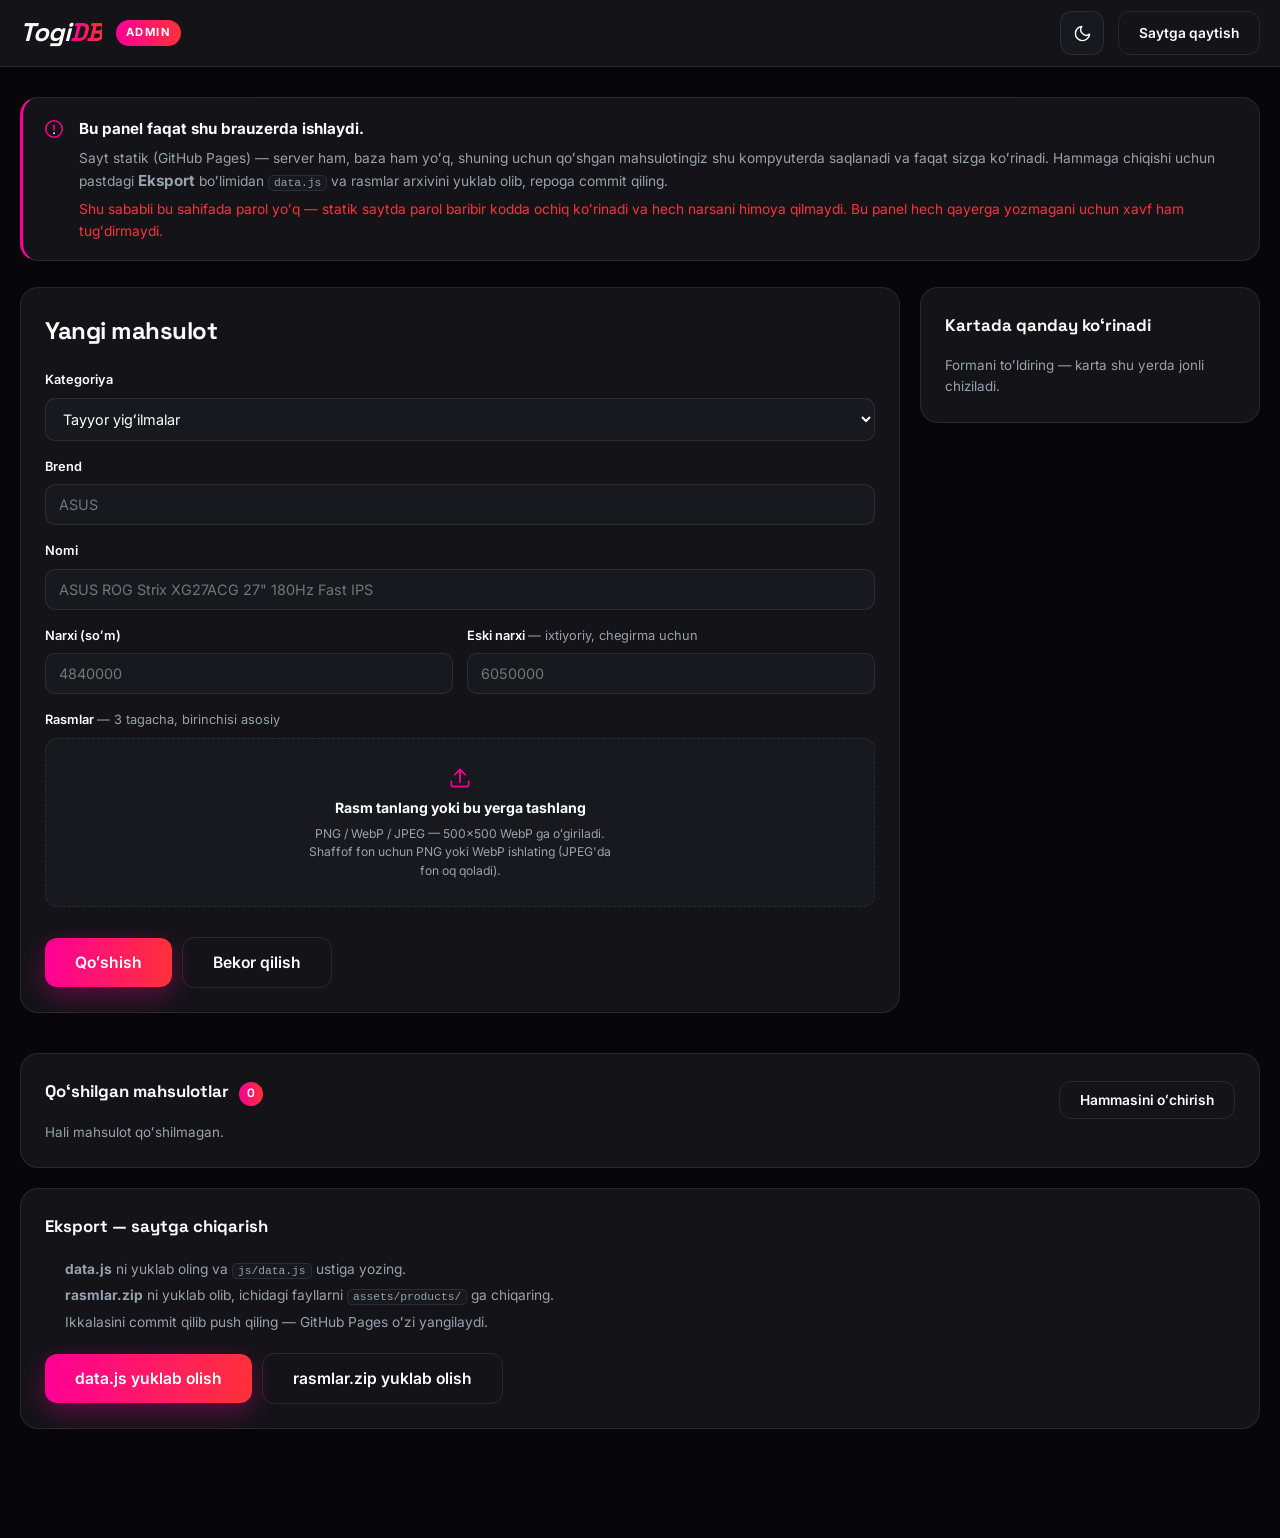
<file: admin.html>
<!DOCTYPE html>
<html lang="uz" data-theme="dark">
<head>
  <meta charset="UTF-8">
  <meta name="viewport" content="width=device-width, initial-scale=1.0">
  <meta name="theme-color" content="#0f0f0f">
  <meta name="robots" content="noindex, nofollow">
  <title>Admin — mahsulot qoʻshish | Togi DB</title>
  <link rel="icon" type="image/svg+xml" href="assets/favicon.svg">
  <script>(function(){try{var t=localStorage.getItem("togidb-theme");if(t==="light"||t==="dark")document.documentElement.setAttribute("data-theme",t)}catch(e){}})();</script>
  <link rel="preconnect" href="https://fonts.googleapis.com">
  <link rel="preconnect" href="https://fonts.gstatic.com" crossorigin>
  <link href="https://fonts.googleapis.com/css2?family=Inter:wght@400;500;600;700&family=Space+Grotesk:wght@500;600;700&display=swap" rel="stylesheet">
  <link rel="stylesheet" href="css/style.css">
  <link rel="stylesheet" href="css/shop.css">
  <link rel="stylesheet" href="css/admin.css">
</head>
<body data-page="admin">

  <header class="adm-head">
    <div class="container adm-head__inner">
      <a class="logo" href="index.html"><span class="logo__brand">Togi</span><span class="logo__accent">DB</span></a>
      <span class="adm-head__tag">Admin</span>
      <div class="adm-head__spacer"></div>
      <button class="icon-btn" type="button" id="themeToggle" aria-label="Mavzuni almashtirish">
        <svg class="icon-moon" viewBox="0 0 24 24"><path d="M21 12.8A9 9 0 1 1 11.2 3a7 7 0 0 0 9.8 9.8z"/></svg>
        <svg class="icon-sun" viewBox="0 0 24 24"><circle cx="12" cy="12" r="4"/><path d="M12 2v2m0 16v2M4.9 4.9l1.4 1.4m11.4 11.4 1.4 1.4M2 12h2m16 0h2M4.9 19.1l1.4-1.4M17.7 6.3l1.4-1.4"/></svg>
      </button>
      <a class="btn btn--ghost btn--sm" href="index.html">Saytga qaytish</a>
    </div>
  </header>

  <main class="page">
    <div class="container">

      <div class="adm-note">
        <svg viewBox="0 0 24 24" aria-hidden="true"><circle cx="12" cy="12" r="9"/><path d="M12 8v5"/><circle cx="12" cy="16.5" r="1" fill="currentColor" stroke="none"/></svg>
        <div>
          <b>Bu panel faqat shu brauzerda ishlaydi.</b>
          <p>Sayt statik (GitHub Pages) — server ham, baza ham yoʻq, shuning uchun qoʻshgan mahsulotingiz shu kompyuterda saqlanadi va faqat sizga koʻrinadi. Hammaga chiqishi uchun pastdagi <b>Eksport</b> boʻlimidan <code>data.js</code> va rasmlar arxivini yuklab olib, repoga commit qiling.</p>
          <p class="adm-note__warn">Shu sababli bu sahifada parol yoʻq — statik saytda parol baribir kodda ochiq koʻrinadi va hech narsani himoya qilmaydi. Bu panel hech qayerga yozmagani uchun xavf ham tugʻdirmaydi.</p>
        </div>
      </div>

      <div class="adm-grid">
        <!-- ---------- Forma ---------- -->
        <section class="adm-card">
          <h1 class="adm-title" id="formTitle">Yangi mahsulot</h1>

          <form id="prodForm" novalidate>
            <input type="hidden" id="fEditId">

            <label class="adm-field">
              <span>Kategoriya</span>
              <select id="fCat" required></select>
            </label>

            <label class="adm-field">
              <span>Brend</span>
              <input type="text" id="fBrand" list="brandList" placeholder="ASUS" required>
              <datalist id="brandList"></datalist>
            </label>

            <label class="adm-field">
              <span>Nomi</span>
              <input type="text" id="fName" placeholder='ASUS ROG Strix XG27ACG 27" 180Hz Fast IPS' required>
            </label>

            <div class="adm-row">
              <label class="adm-field">
                <span>Narxi (soʻm)</span>
                <input type="number" id="fPrice" min="0" step="1000" placeholder="4840000" required>
              </label>
              <label class="adm-field">
                <span>Eski narxi <i>— ixtiyoriy, chegirma uchun</i></span>
                <input type="number" id="fOld" min="0" step="1000" placeholder="6050000">
              </label>
            </div>

            <div class="adm-field">
              <span>Rasmlar <i>— 3 tagacha, birinchisi asosiy</i></span>
              <div class="adm-drop" id="drop">
                <input type="file" id="fImgs" accept="image/png,image/webp,image/jpeg" multiple hidden>
                <svg viewBox="0 0 24 24" aria-hidden="true"><path d="M12 16V4m-5 5 5-5 5 5"/><path d="M4 15v3a2 2 0 0 0 2 2h12a2 2 0 0 0 2-2v-3"/></svg>
                <b>Rasm tanlang yoki bu yerga tashlang</b>
                <small>PNG / WebP / JPEG — 500×500 WebP ga oʻgiriladi.
                  Shaffof fon uchun PNG yoki WebP ishlating (JPEG'da fon oq qoladi).</small>
              </div>
              <div class="adm-thumbs" id="imgPreview"></div>
            </div>

            <div class="adm-actions">
              <button class="btn btn--primary" type="submit" id="saveBtn">Qoʻshish</button>
              <button class="btn btn--ghost" type="button" id="cancelBtn" hidden>Bekor qilish</button>
              <span class="adm-err" id="formErr" role="alert"></span>
            </div>
          </form>
        </section>

        <!-- ---------- Jonli koʻrinish ---------- -->
        <section class="adm-card adm-card--preview">
          <h2 class="adm-subtitle">Kartada qanday koʻrinadi</h2>
          <div class="prod-grid adm-preview" id="cardPreview"></div>
          <p class="adm-hint" id="previewHint">Formani toʻldiring — karta shu yerda jonli chiziladi.</p>
        </section>
      </div>

      <!-- ---------- Qoʻshilganlar ---------- -->
      <section class="adm-card">
        <div class="adm-listhead">
          <h2 class="adm-subtitle">Qoʻshilgan mahsulotlar <span class="adm-count" id="listCount">0</span></h2>
          <button class="btn btn--ghost btn--sm" type="button" id="clearAll">Hammasini oʻchirish</button>
        </div>
        <div id="list"></div>
      </section>

      <!-- ---------- Eksport ---------- -->
      <section class="adm-card">
        <h2 class="adm-subtitle">Eksport — saytga chiqarish</h2>
        <ol class="adm-steps">
          <li><b>data.js</b> ni yuklab oling va <code>js/data.js</code> ustiga yozing.</li>
          <li><b>rasmlar.zip</b> ni yuklab olib, ichidagi fayllarni <code>assets/products/</code> ga chiqaring.</li>
          <li>Ikkalasini commit qilib push qiling — GitHub Pages oʻzi yangilaydi.</li>
        </ol>
        <div class="adm-actions">
          <button class="btn btn--primary" type="button" id="expData">data.js yuklab olish</button>
          <button class="btn btn--ghost" type="button" id="expZip">rasmlar.zip yuklab olish</button>
          <span class="adm-err" id="expErr" role="alert"></span>
        </div>
      </section>

    </div>
  </main>

  <div class="adm-toast" id="toast" role="status" aria-live="polite"></div>

  <script src="js/data.js"></script>
  <script src="js/art.js"></script>
  <script src="js/admin.js"></script>
</body>
</html>
</file>
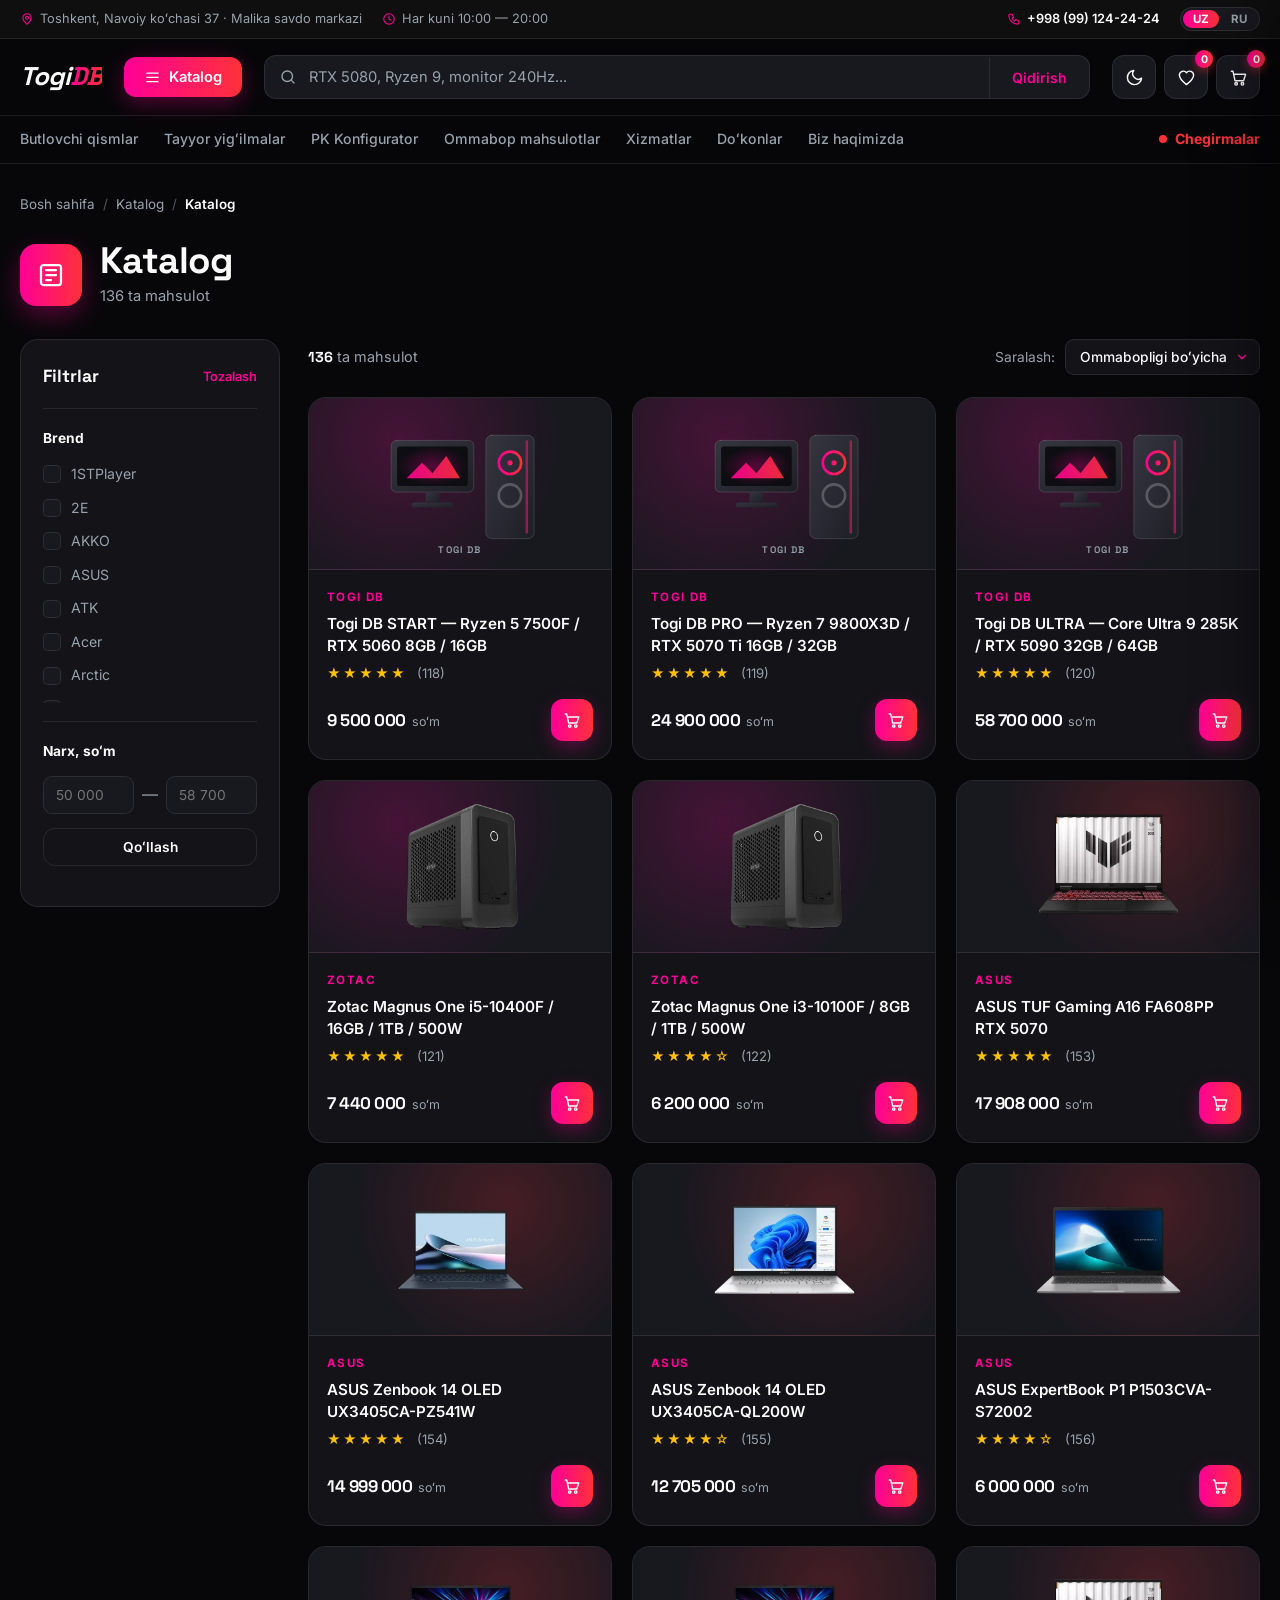
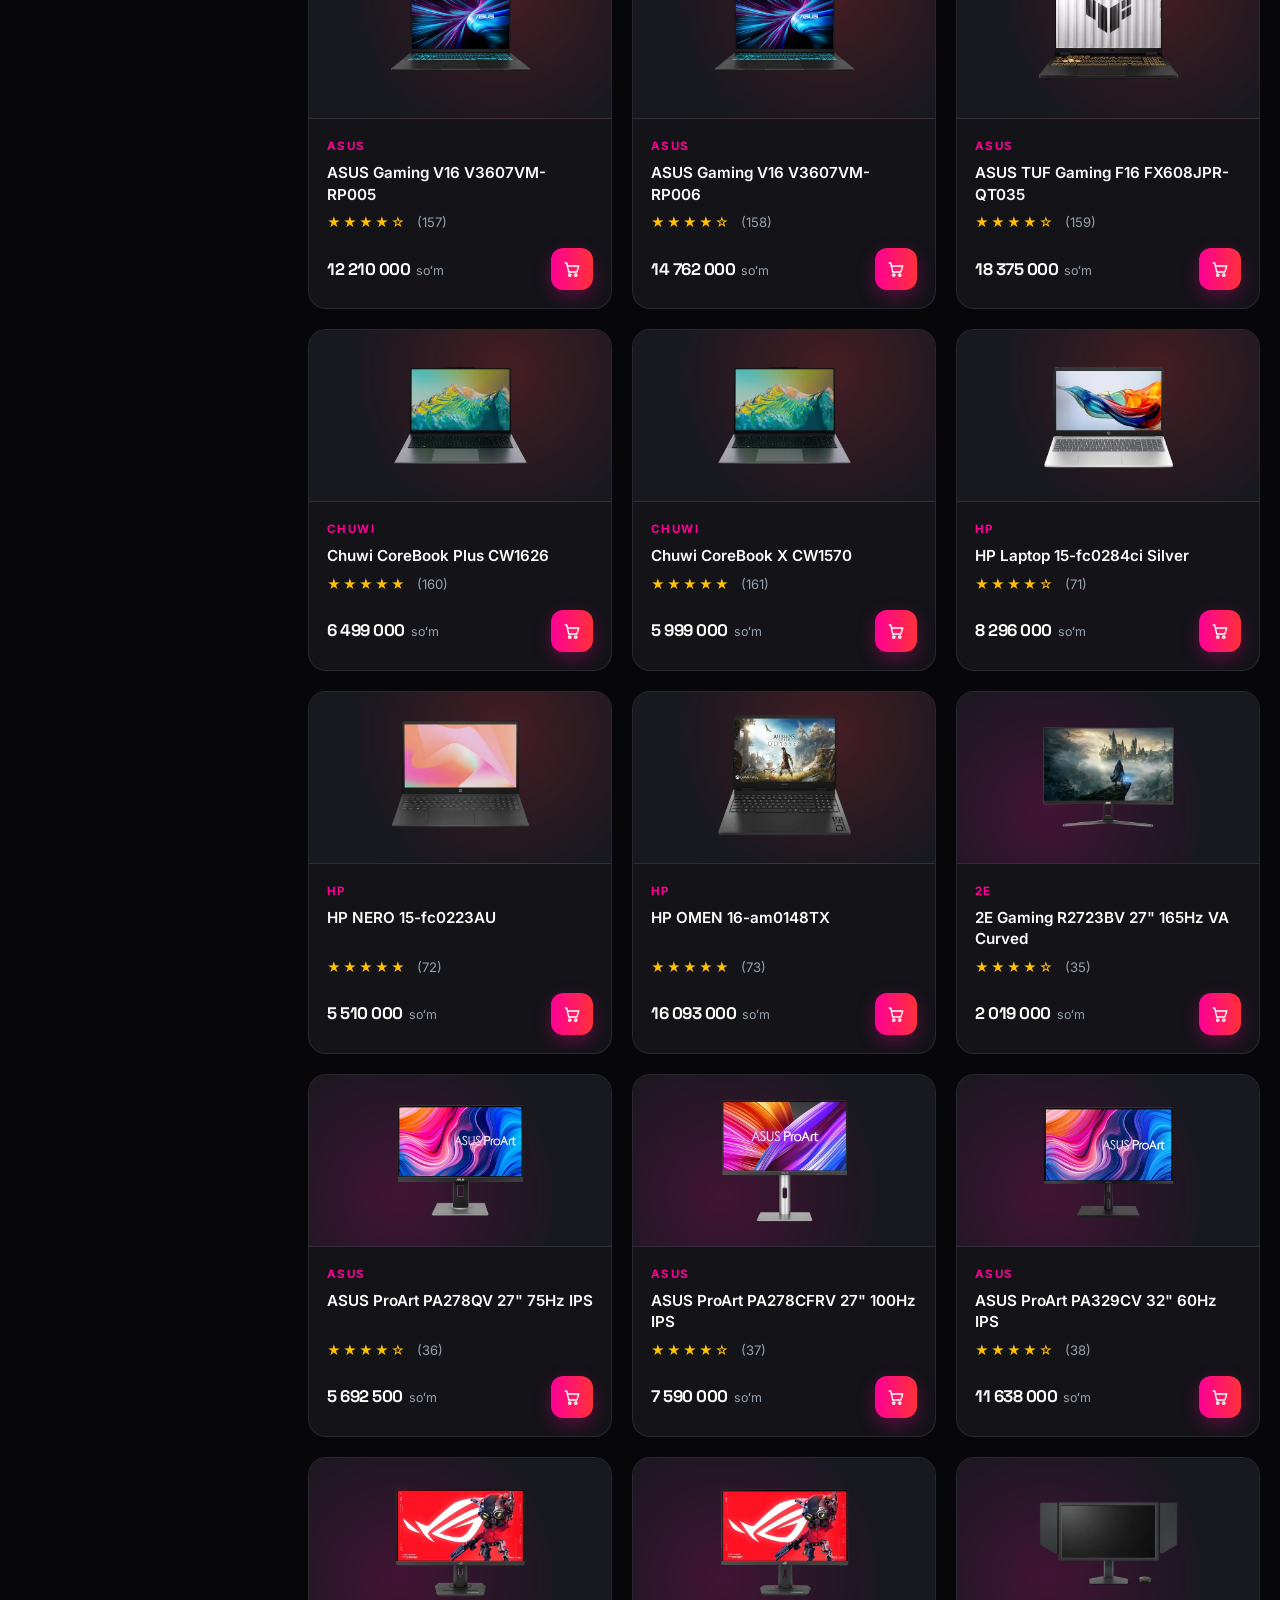
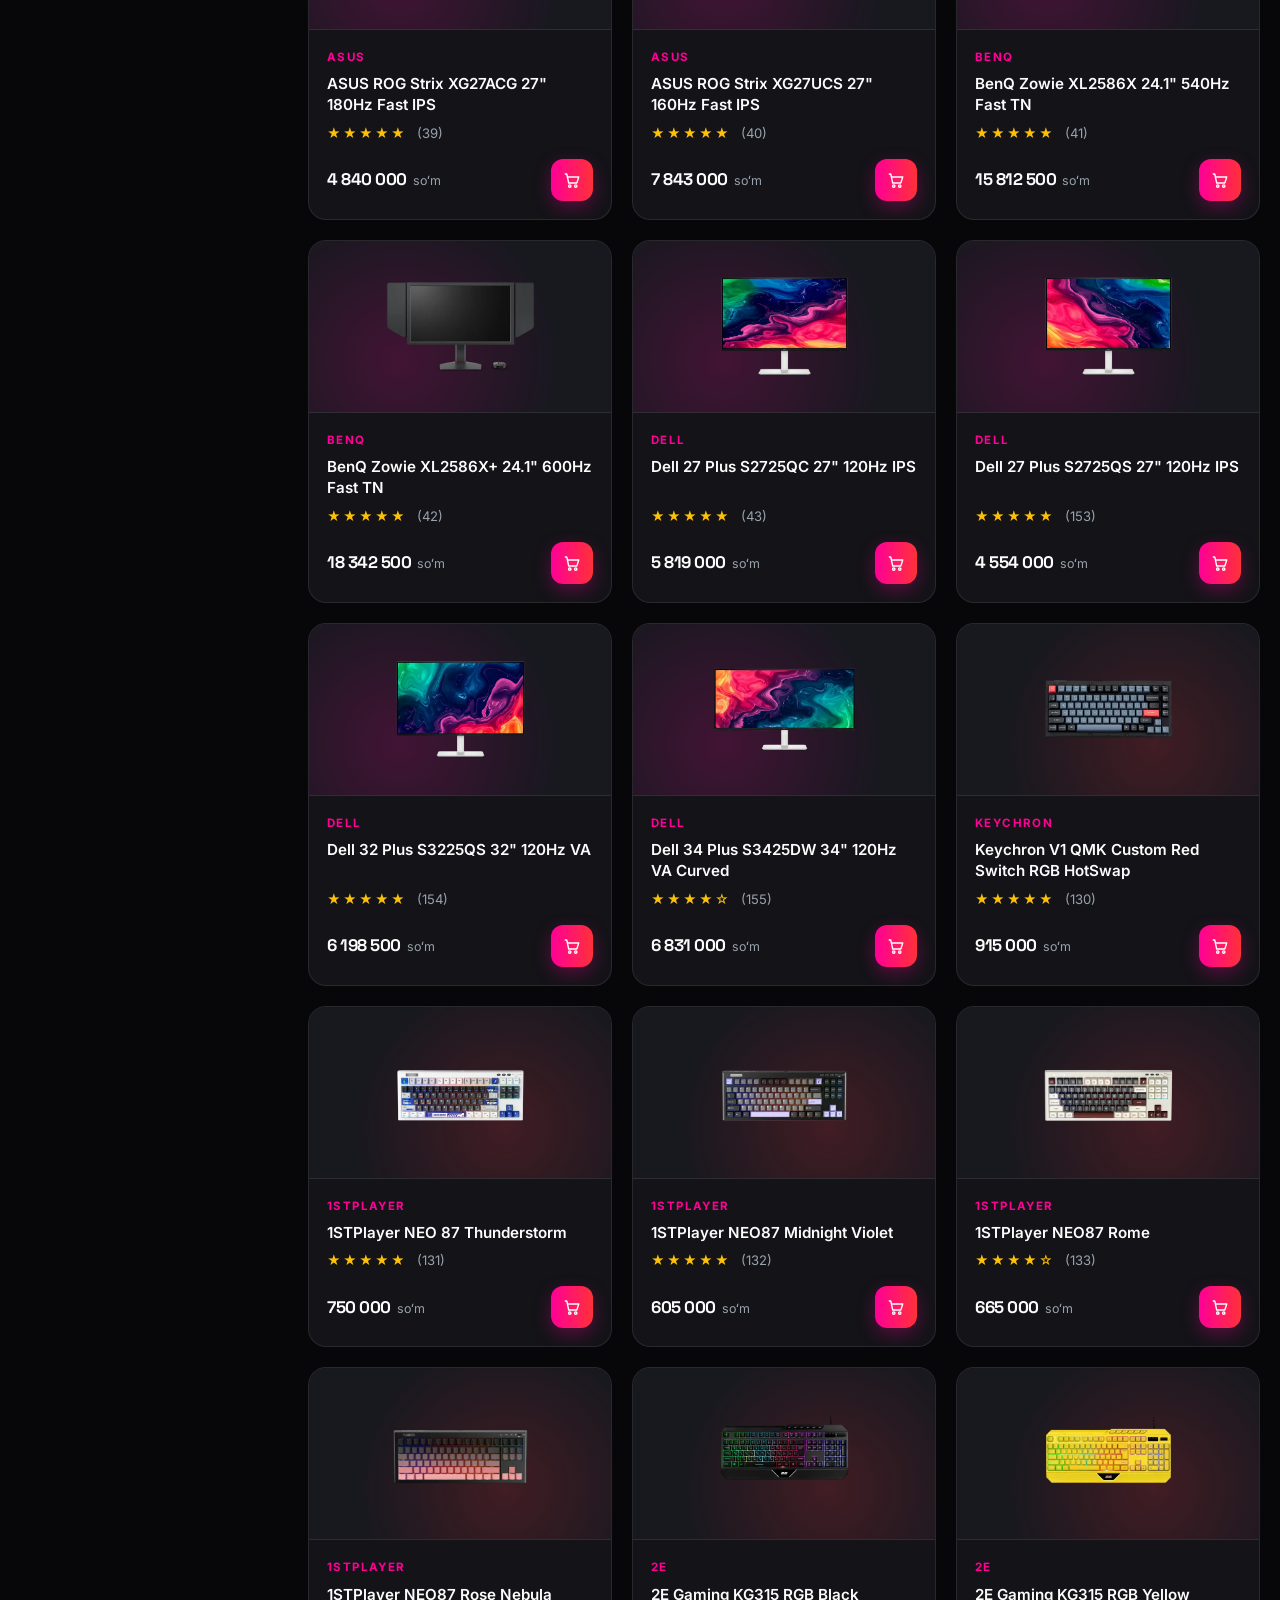
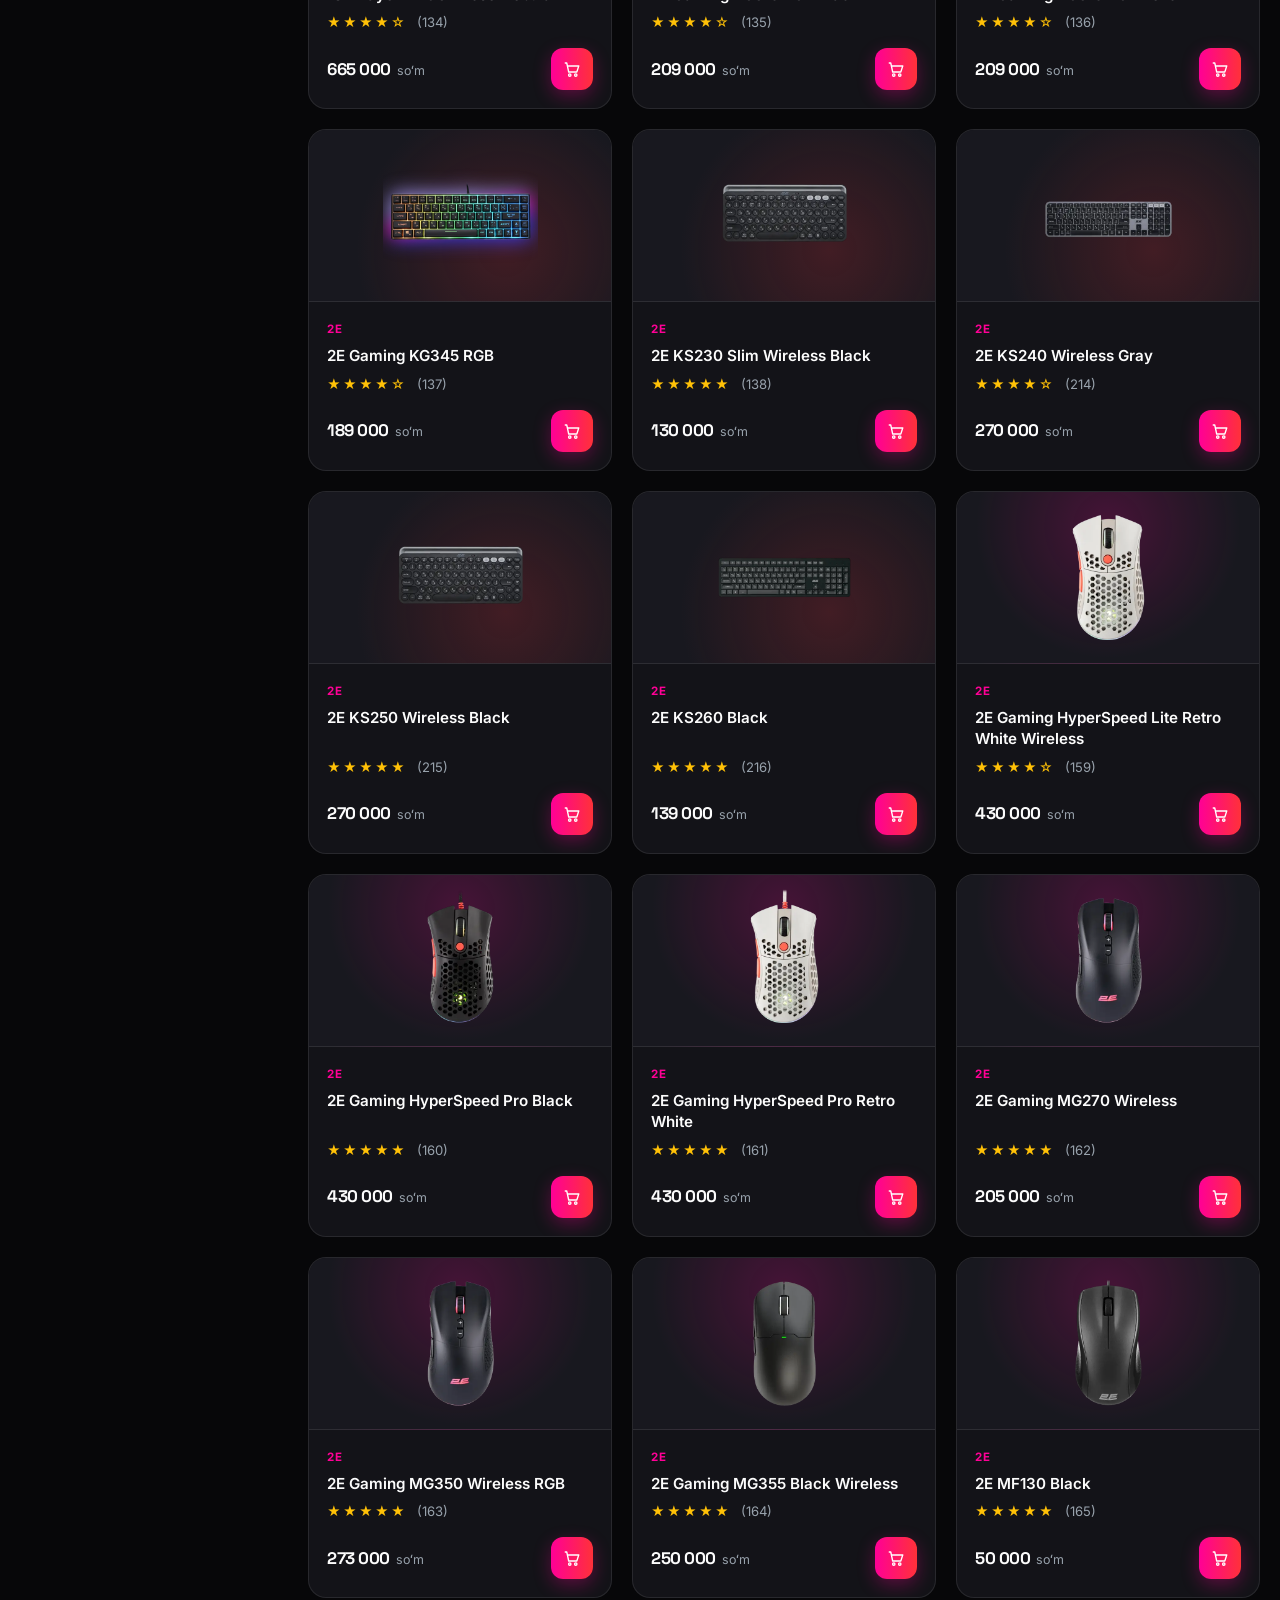
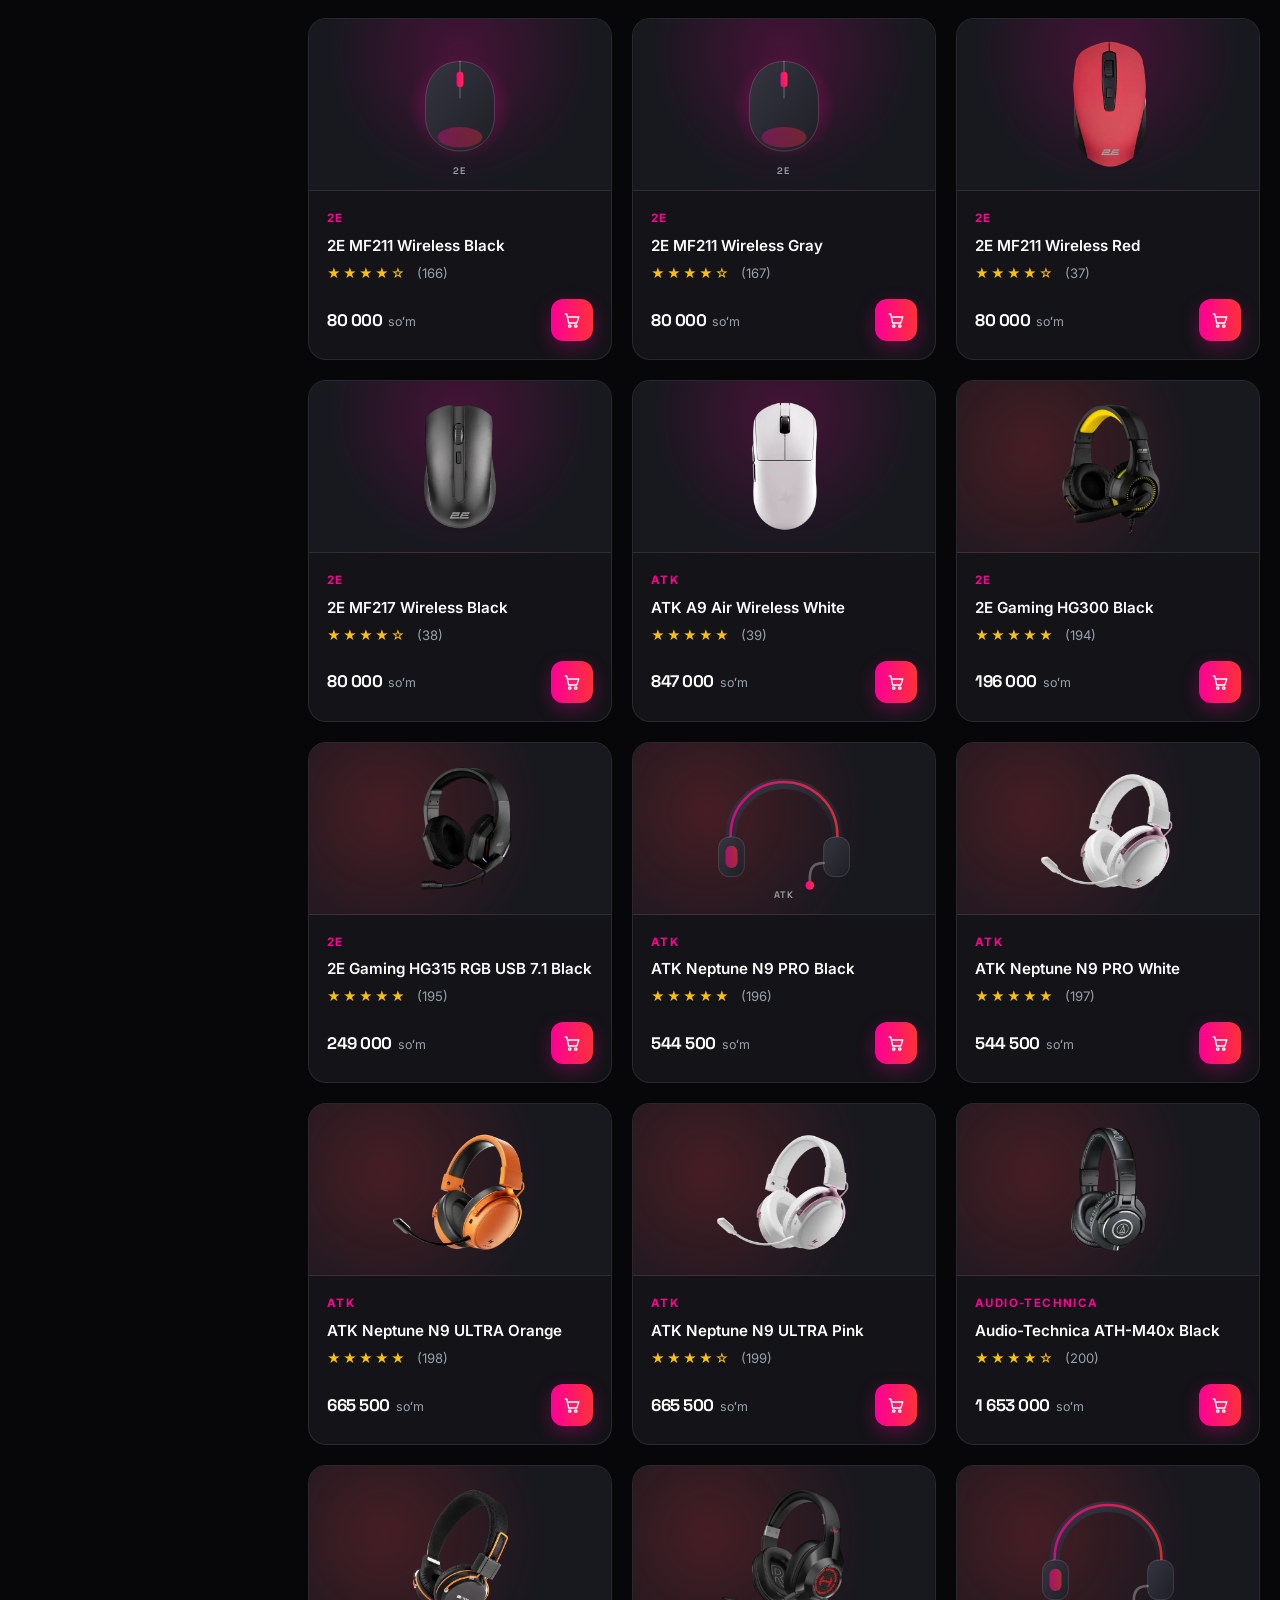
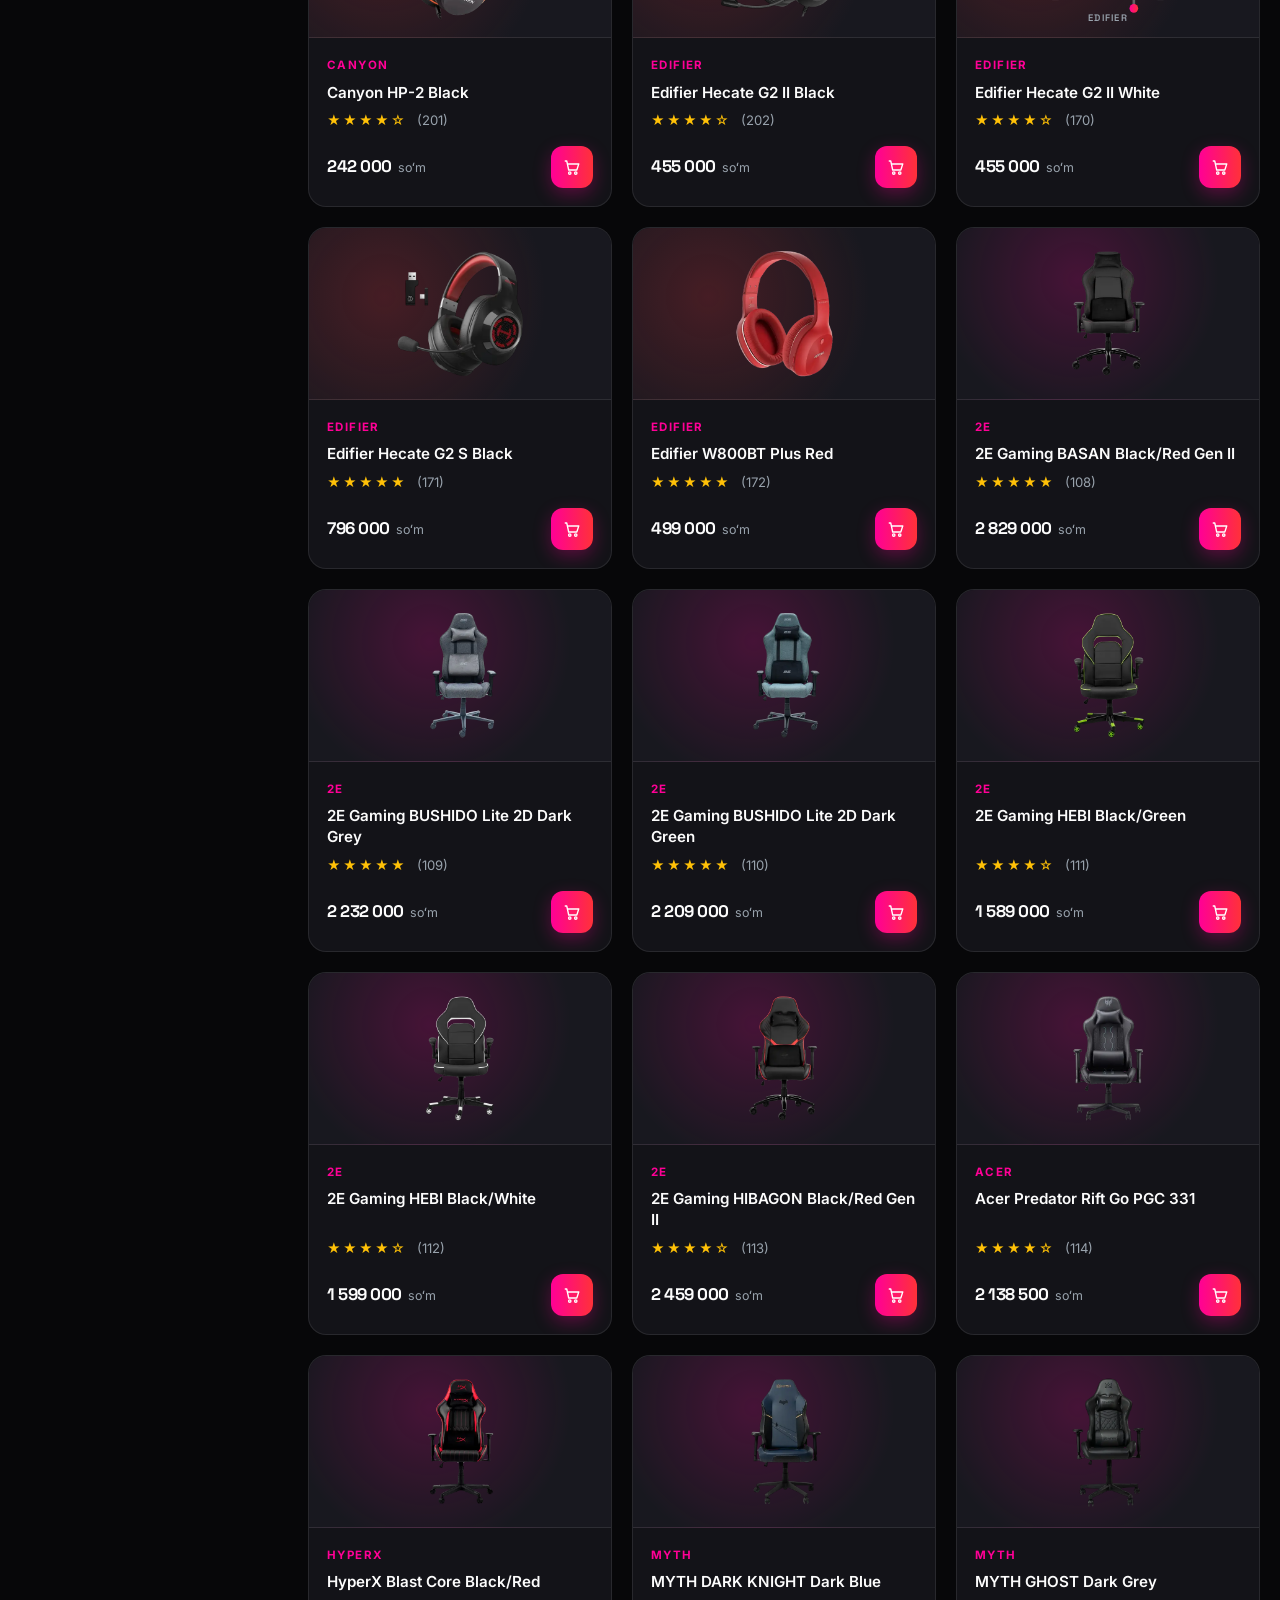
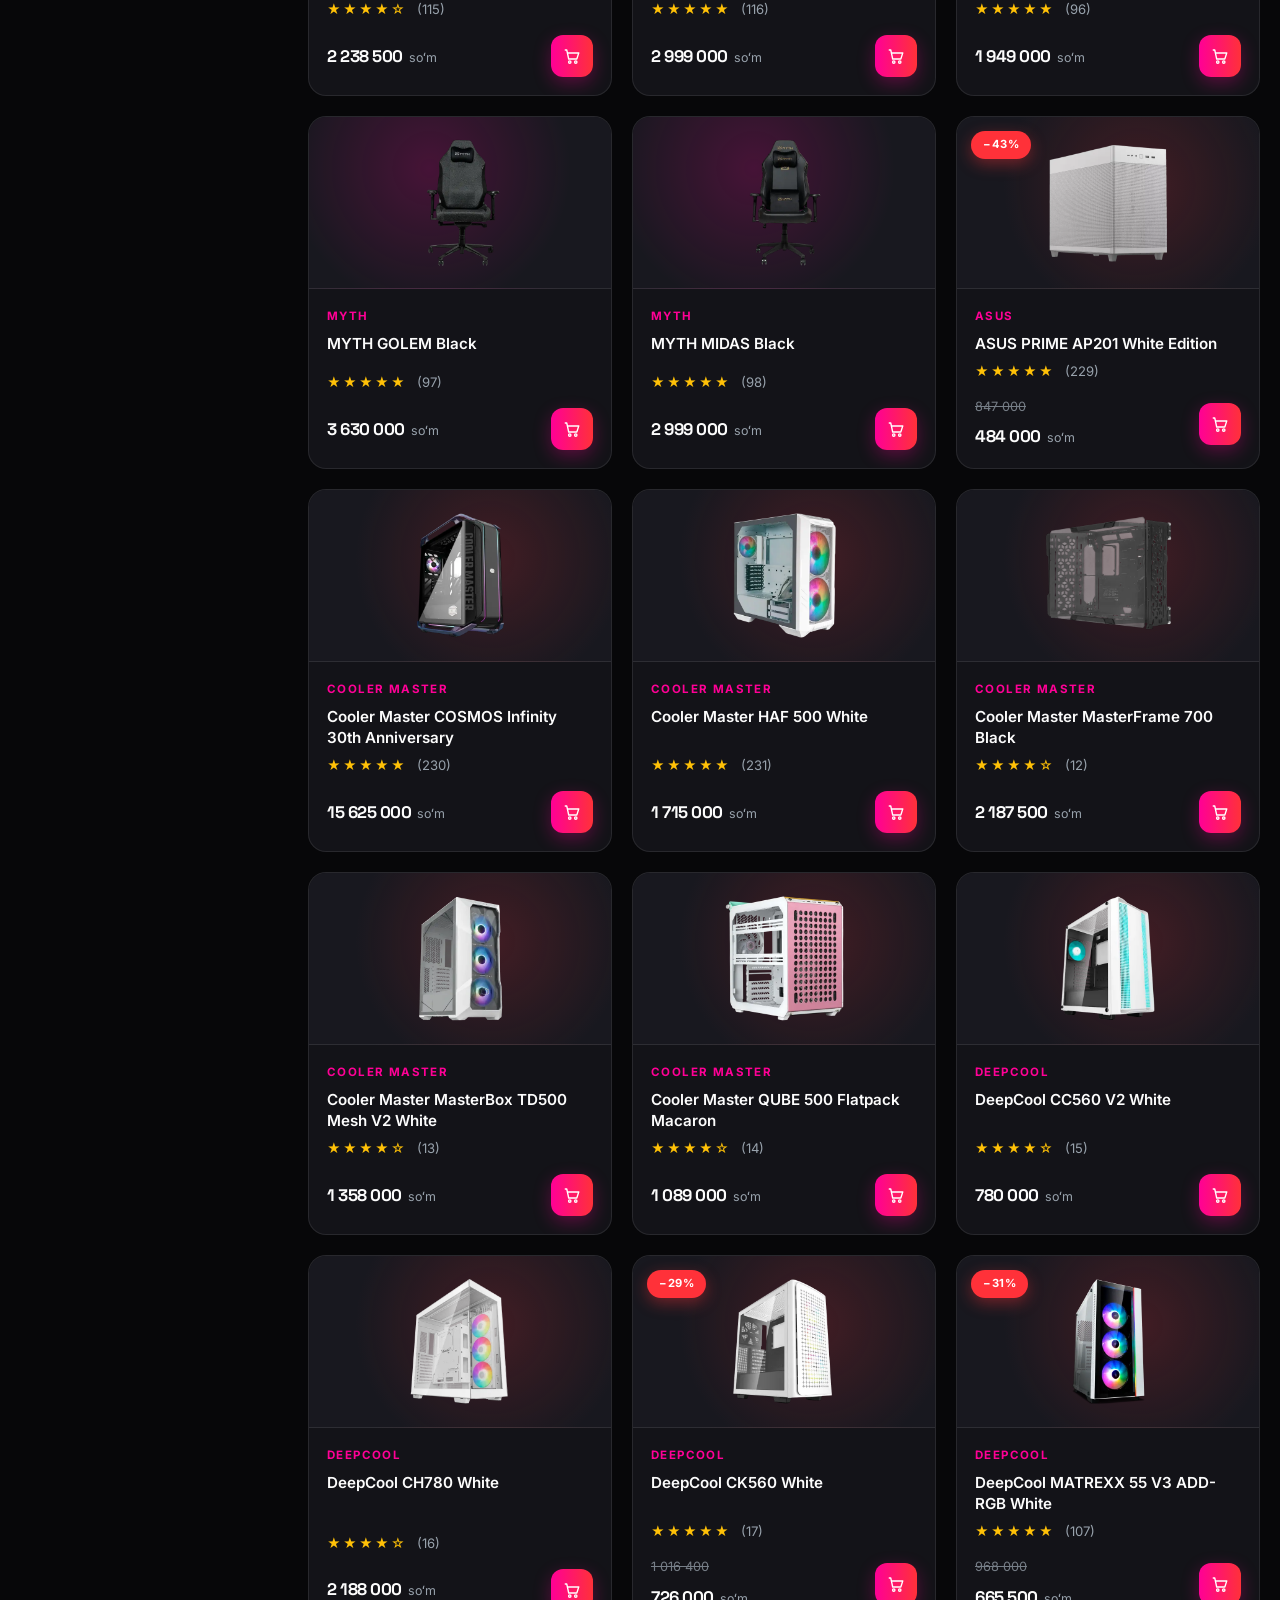
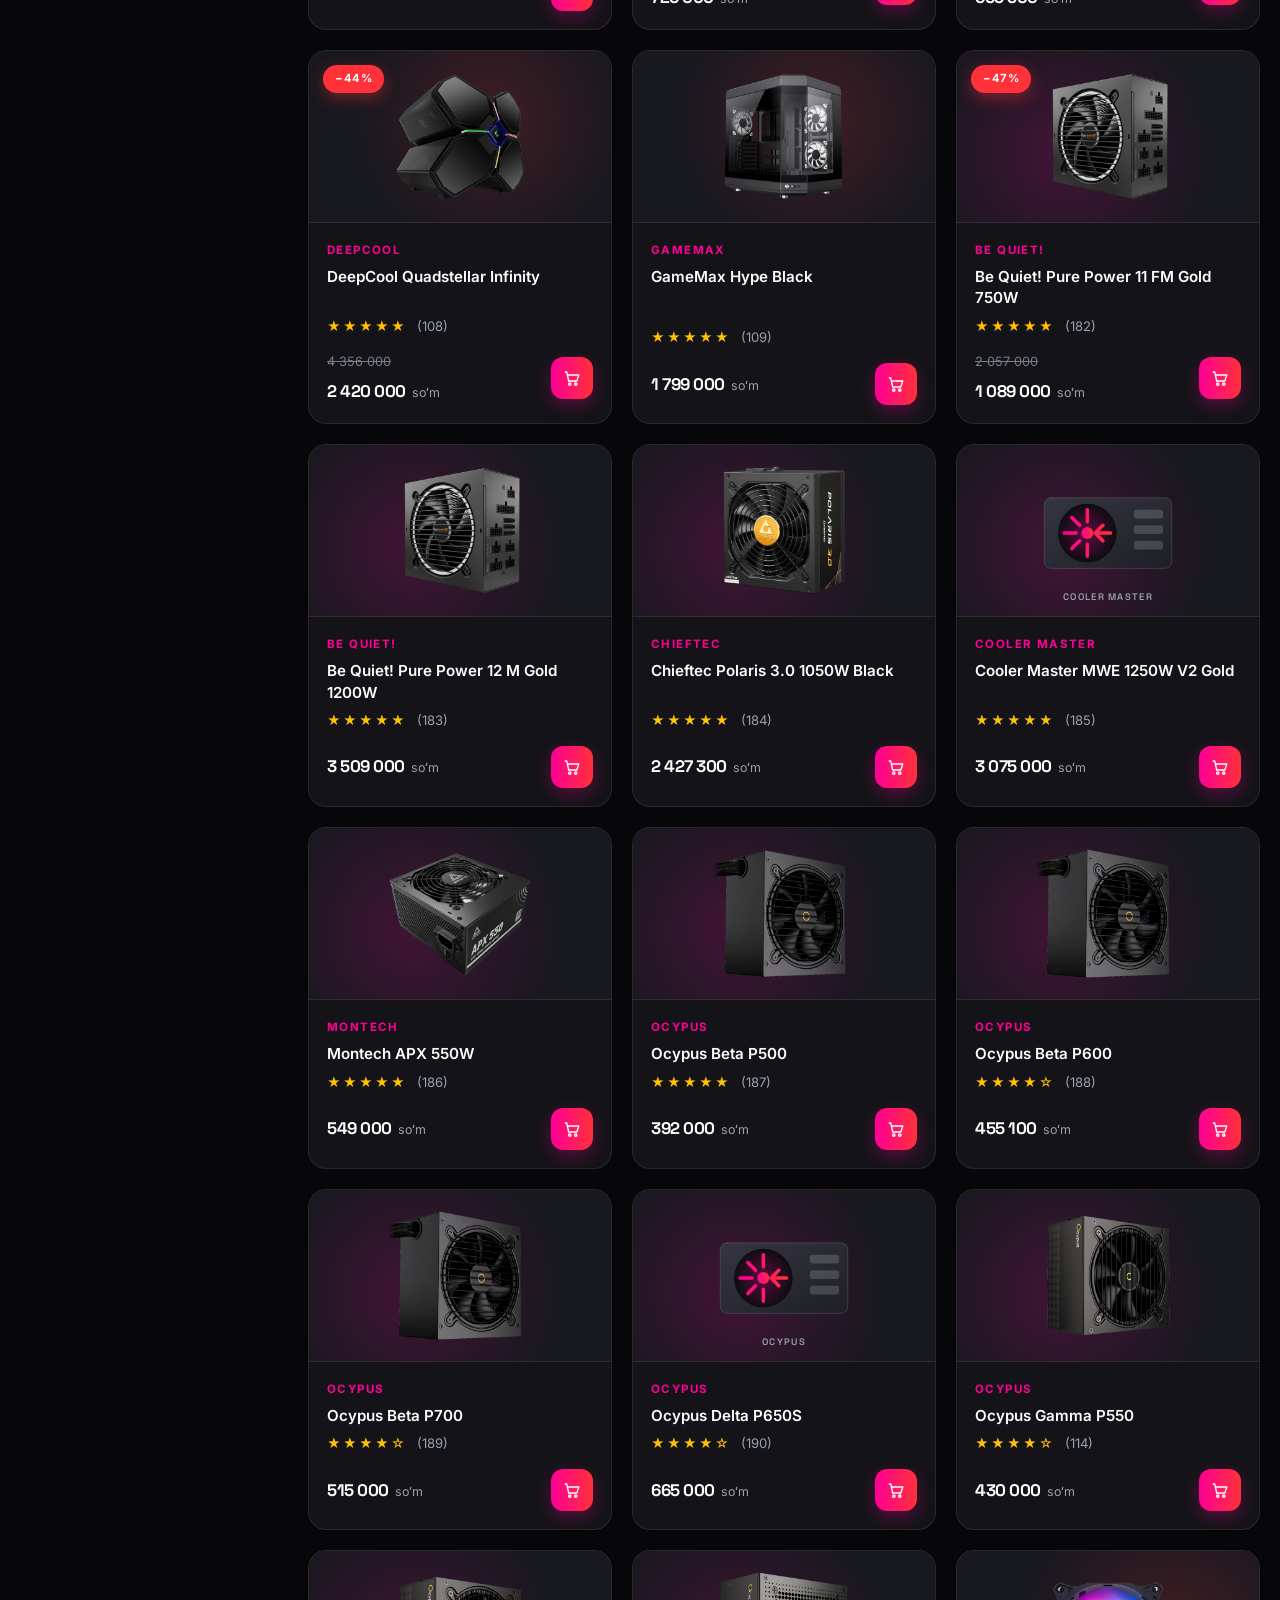
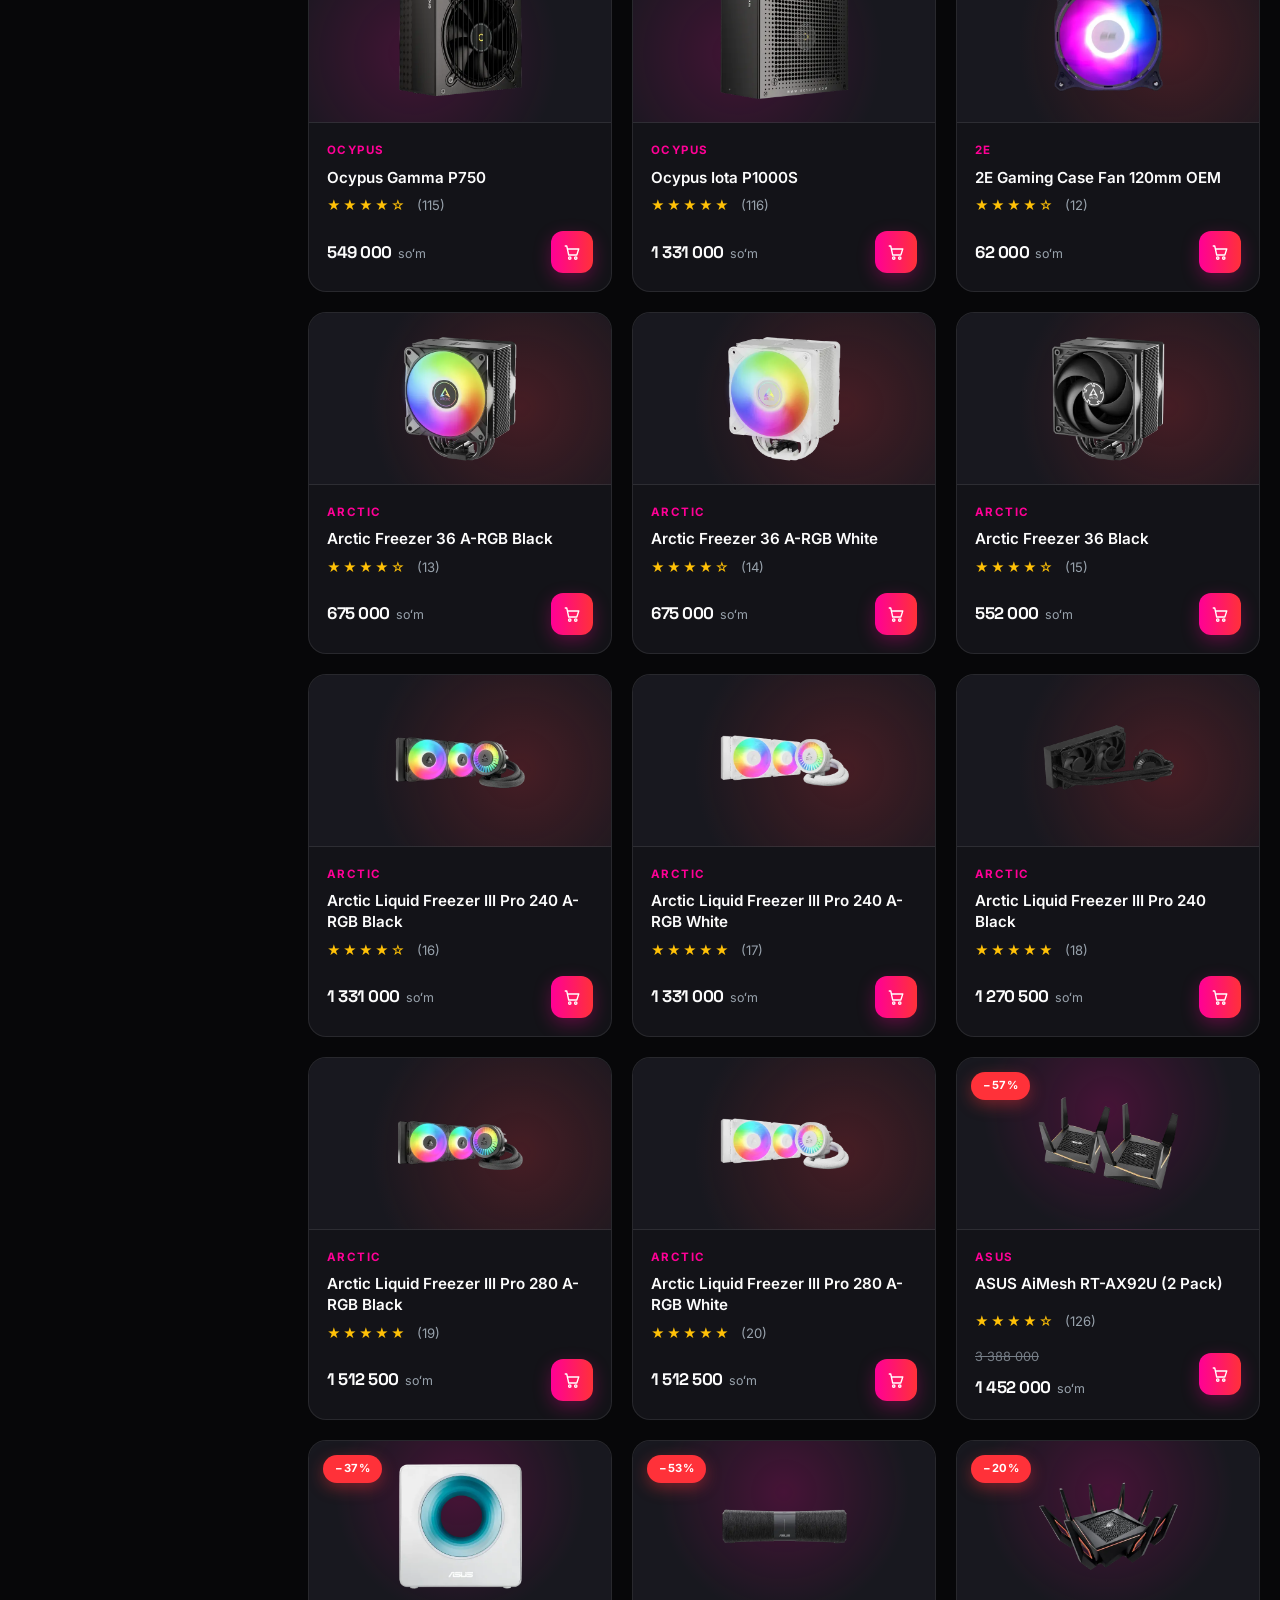
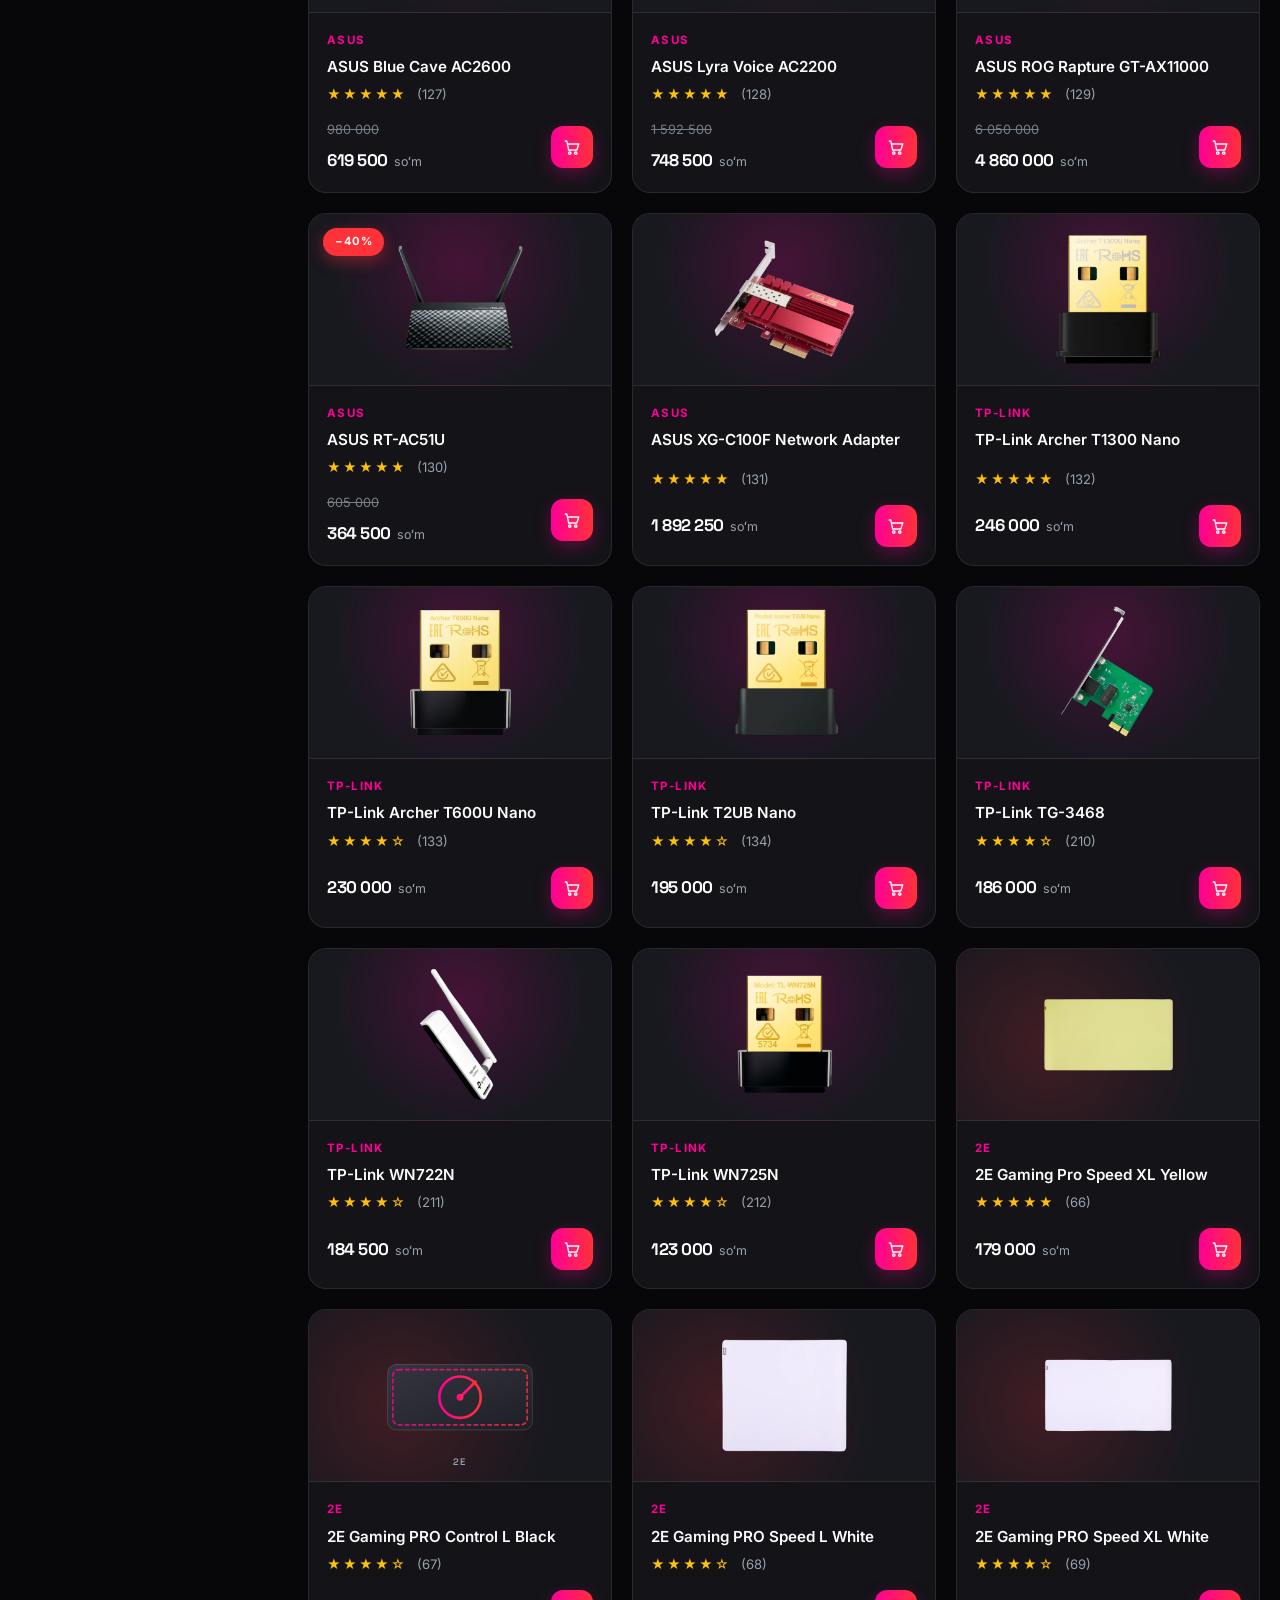
<file: category.html>
<!DOCTYPE html>
<html lang="uz" data-theme="dark">
<head>
  <meta charset="UTF-8">
  <meta name="viewport" content="width=device-width, initial-scale=1.0, viewport-fit=cover">
  <meta name="theme-color" content="#0f0f0f">
  <meta name="description" content="Togi DB katalogi — gaming va kompyuter texnikasi. Rasmiy kafolat, bepul yetkazib berish.">
  <title>Katalog — Togi DB</title>
  <link rel="canonical" href="https://crazyscode.github.io/togidb-store/category.html">
  <meta property="og:type" content="website">
  <meta property="og:title" content="Katalog — Togi DB">
  <meta property="og:description" content="Togi DB katalogi — gaming va kompyuter texnikasi. Rasmiy kafolat, bepul yetkazib berish.">
  <meta property="og:image" content="https://crazyscode.github.io/togidb-store/assets/logo.png">
  <link rel="icon" type="image/svg+xml" href="assets/favicon.svg">

  <!-- ===== PWA (mobil ilova) ===== -->
  <link rel="manifest" href="manifest.webmanifest">
  <meta name="application-name" content="Togi DB">
  <meta name="mobile-web-app-capable" content="yes">
  <meta name="apple-mobile-web-app-capable" content="yes">
  <meta name="apple-mobile-web-app-title" content="Togi DB">
  <meta name="apple-mobile-web-app-status-bar-style" content="black-translucent">
  <link rel="apple-touch-icon" href="assets/icons/apple-touch-icon.png">

  <script>(function(){try{var t=localStorage.getItem("togidb-theme");if(t==="light"||t==="dark")document.documentElement.setAttribute("data-theme",t)}catch(e){}})();</script>
  <noscript><style>.preloader{display:none}</style></noscript>
  <link rel="preconnect" href="https://fonts.googleapis.com">
  <link rel="preconnect" href="https://fonts.gstatic.com" crossorigin>
  <link href="https://fonts.googleapis.com/css2?family=Inter:wght@400;500;600;700&family=Space+Grotesk:wght@500;600;700&display=swap" rel="stylesheet">
  <link rel="stylesheet" href="css/style.css">
  <link rel="stylesheet" href="css/shop.css">
  <link rel="stylesheet" href="css/app.css">
</head>
<body data-page="category">

  <div class="preloader" id="preloader" aria-hidden="true">
    <div class="preloader__logo">Togi<span>DB</span></div>
    <div class="preloader__bar"><i></i></div>
  </div>

  <!-- Top bar -->
  <div class="topbar">
    <div class="container topbar__inner">
      <div class="topbar__left">
        <span class="topbar__item">
          <svg viewBox="0 0 24 24"><path d="M12 21s-7-5.7-7-11a7 7 0 0 1 14 0c0 5.3-7 11-7 11z"/><circle cx="12" cy="10" r="2.5"/></svg>
          <span data-i18n="tb.addr">Toshkent, Navoiy koʻchasi 37 · Malika savdo markazi</span>
        </span>
        <span class="topbar__item">
          <svg viewBox="0 0 24 24"><circle cx="12" cy="12" r="9"/><path d="M12 7v5l3 2"/></svg>
          <span data-i18n="tb.hours">Har kuni 10:00 — 20:00</span>
        </span>
      </div>
      <div class="topbar__right">
        <a class="topbar__item topbar__phone" href="tel:+998991242424">
          <svg viewBox="0 0 24 24"><path d="M5 4h4l2 5-2.5 1.5a11 11 0 0 0 5 5L15 13l5 2v4a2 2 0 0 1-2 2A16 16 0 0 1 3 6a2 2 0 0 1 2-2z"/></svg>
          +998 (99) 124-24-24
        </a>
        <div class="lang-switch" role="group" aria-label="Til tanlash">
          <button class="lang-switch__btn is-active" data-lang="uz" type="button">UZ</button>
          <button class="lang-switch__btn" data-lang="ru" type="button">RU</button>
        </div>
      </div>
    </div>
  </div>

  <!-- Header -->
  <header class="header" id="header">
    <div class="container header__inner">
      <a class="logo" href="index.html" aria-label="Togi DB bosh sahifa">
        <span class="logo__brand">Togi</span><span class="logo__accent">DB</span>
      </a>
      <button class="catalog-btn" type="button" id="catalogBtn" aria-expanded="false" aria-controls="megaMenu">
        <svg viewBox="0 0 24 24"><path d="M4 6h16M4 12h16M4 18h16"/></svg>
        <span data-i18n="h.catalog">Katalog</span>
      </button>
      <div class="search" id="searchBox">
        <svg class="search__icon" viewBox="0 0 24 24"><circle cx="11" cy="11" r="7"/><path d="m20 20-3.5-3.5"/></svg>
        <input class="search__input" id="searchInput" type="search" placeholder="RTX 5080, Ryzen 9, monitor 240Hz..." autocomplete="off" aria-label="Mahsulot qidirish">
        <button class="search__btn" type="button" data-i18n="h.search">Qidirish</button>
        <div class="search__sugg" id="searchSugg" role="listbox"></div>
      </div>
      <nav class="header__actions" aria-label="Foydalanuvchi amallari">
        <button class="icon-btn" type="button" aria-label="Mavzuni almashtirish" id="themeToggle">
          <svg class="icon-moon" viewBox="0 0 24 24"><path d="M21 12.8A9 9 0 1 1 11.2 3a7 7 0 0 0 9.8 9.8z"/></svg>
          <svg class="icon-sun" viewBox="0 0 24 24"><circle cx="12" cy="12" r="4"/><path d="M12 2v2m0 16v2M4.9 4.9l1.4 1.4m11.4 11.4 1.4 1.4M2 12h2m16 0h2M4.9 19.1l1.4-1.4M17.7 6.3l1.4-1.4"/></svg>
        </button>
        <button class="icon-btn" type="button" aria-label="Sevimlilar" id="favBtn">
          <svg viewBox="0 0 24 24"><path d="M12 21C6 16 3 12.5 3 9a5 5 0 0 1 9-3 5 5 0 0 1 9 3c0 3.5-3 7-9 12z"/></svg>
          <span class="icon-btn__badge" id="favBadge">0</span>
        </button>
        <button class="icon-btn" type="button" aria-label="Savat" id="cartIconBtn">
          <svg viewBox="0 0 24 24"><circle cx="9" cy="20" r="1.6"/><circle cx="17" cy="20" r="1.6"/><path d="M3 4h2l2.6 12h10.8L21 8H7"/></svg>
          <span class="icon-btn__badge" id="cartBadge">0</span>
        </button>
        <button class="burger" type="button" aria-label="Menyu" id="burger"><span></span><span></span><span></span></button>
      </nav>
    </div>

    <div class="mega" id="megaMenu"><div class="container mega__inner"></div></div>

    <nav class="subnav" id="subnav" aria-label="Asosiy menyu">
      <div class="container subnav__inner">
        <a href="index.html#catalog" data-i18n="n.parts">Butlovchi qismlar</a>
        <a href="category.html?cat=sborki" data-i18n="n.builds">Tayyor yigʻilmalar</a>
        <a href="configurator.html" data-i18n="n.config">PK Konfigurator</a>
        <a href="index.html#products" data-i18n="n.products">Yangi mahsulotlar</a>
        <a href="index.html#services" data-i18n="n.services">Xizmatlar</a>
        <a href="index.html#stores" data-i18n="n.stores">Doʻkonlar</a>
        <a href="index.html#about" data-i18n="n.about">Biz haqimizda</a>
        <span class="subnav__hot"><span class="dot"></span><span data-i18n="n.sale">Chegirmalar</span></span>
      </div>
    </nav>
  </header>

  <main class="page">
    <div class="container" id="catPage"><!-- shop.js render qiladi --></div>
  </main>

  <!-- Footer -->
  <footer class="footer" id="contacts">
    <div class="footer__accent"></div>
    <div class="container footer__inner">
      <div class="footer__col footer__col--brand">
        <a class="logo" href="index.html"><span class="logo__brand">Togi</span><span class="logo__accent">DB</span></a>
        <p data-i18n="ft.desc">Oʻzbekistondagi eng yirik gaming va kompyuter texnikasi doʻkoni. 2009-yildan beri siz bilan.</p>
        <div class="footer__socials">
          <a href="#" aria-label="Instagram"><svg viewBox="0 0 24 24"><rect x="3" y="3" width="18" height="18" rx="5"/><circle cx="12" cy="12" r="4"/><circle cx="17.2" cy="6.8" r="1.2" fill="currentColor" stroke="none"/></svg></a>
          <a href="#" aria-label="YouTube"><svg viewBox="0 0 24 24"><rect x="2.5" y="6" width="19" height="13" rx="4"/><path d="m10.5 10 4 2.5-4 2.5z" fill="currentColor" stroke="none"/></svg></a>
          <a href="#" aria-label="TikTok"><svg viewBox="0 0 24 24"><path d="M15 4c.4 2.4 2 4 4.5 4.2V11c-1.7 0-3.2-.5-4.5-1.4v5.9A5.5 5.5 0 1 1 9.5 10v3a2.5 2.5 0 1 0 2.5 2.5V4z"/></svg></a>
          <a href="#" aria-label="Telegram"><svg viewBox="0 0 24 24"><path d="m21 4-18 7 5.5 2L10 19l3-3.5 5 3.5z"/></svg></a>
        </div>
      </div>
      <div class="footer__col">
        <b data-i18n="ft.cat">Katalog</b>
        <a href="category.html?cat=noutbuklar" data-i18n="cat.laptop">Noutbuklar</a>
        <a href="category.html?cat=monitorlar" data-i18n="cat.mon">Monitorlar</a>
        <a href="category.html?cat=klaviaturalar" data-i18n="cat.kb">Klaviaturalar</a>
        <a href="category.html?cat=sichqonchalar" data-i18n="cat.mouse">Sichqonchalar</a>
        <a href="category.html?cat=kreslolar" data-i18n="cat.chair">Gaming kreslolar</a>
      </div>
      <div class="footer__col">
        <b data-i18n="ft.comp">Kompaniya</b>
        <a href="index.html#about" data-i18n="ft.l1">Biz haqimizda</a>
        <a href="index.html#stores" data-i18n="ft.l2">Doʻkonlarimiz</a>
        <a href="index.html#services" data-i18n="ft.l3">Yetkazib berish</a>
        <a href="index.html#faq" data-i18n="ft.l4">Kafolat va qaytarish</a>
        <a href="#" data-i18n="ft.l5">Blog</a>
      </div>
      <div class="footer__col">
        <b data-i18n="ft.contact">Aloqa</b>
        <a href="tel:+998991242424">+998 (99) 124-24-24</a>
        <a href="tel:+998971242424">+998 (97) 124-24-24</a>
        <span data-i18n="st1.addr2">Navoiy koʻchasi 37, Toshkent</span>
        <span data-i18n="st2.addr2">Malika savdo markazi</span>
        <span data-i18n="tb.hours4">Har kuni 10:00 — 20:00</span>
      </div>
    </div>
    <div class="container footer__bottom">
      <span data-i18n="ft.copy">© 2009–2026 Togi DB. Barcha huquqlar himoyalangan.</span>
      <div class="footer__pay"><span>UzCard</span><span>Humo</span><span>VISA</span><span>MC</span><span>OX Pay</span><span>ZoodPay</span></div>
    </div>
  </footer>

  <button class="to-top" id="toTop" type="button" aria-label="Yuqoriga qaytish">
    <svg viewBox="0 0 24 24"><path d="M12 19V5m-6 6 6-6 6 6"/></svg>
  </button>

  <script src="js/data.js"></script>
  <script src="js/main.js"></script>
  <script src="js/art.js"></script>
  <script src="js/shop.js"></script>
  <script src="js/app.js"></script>
</body>
</html>
</file>
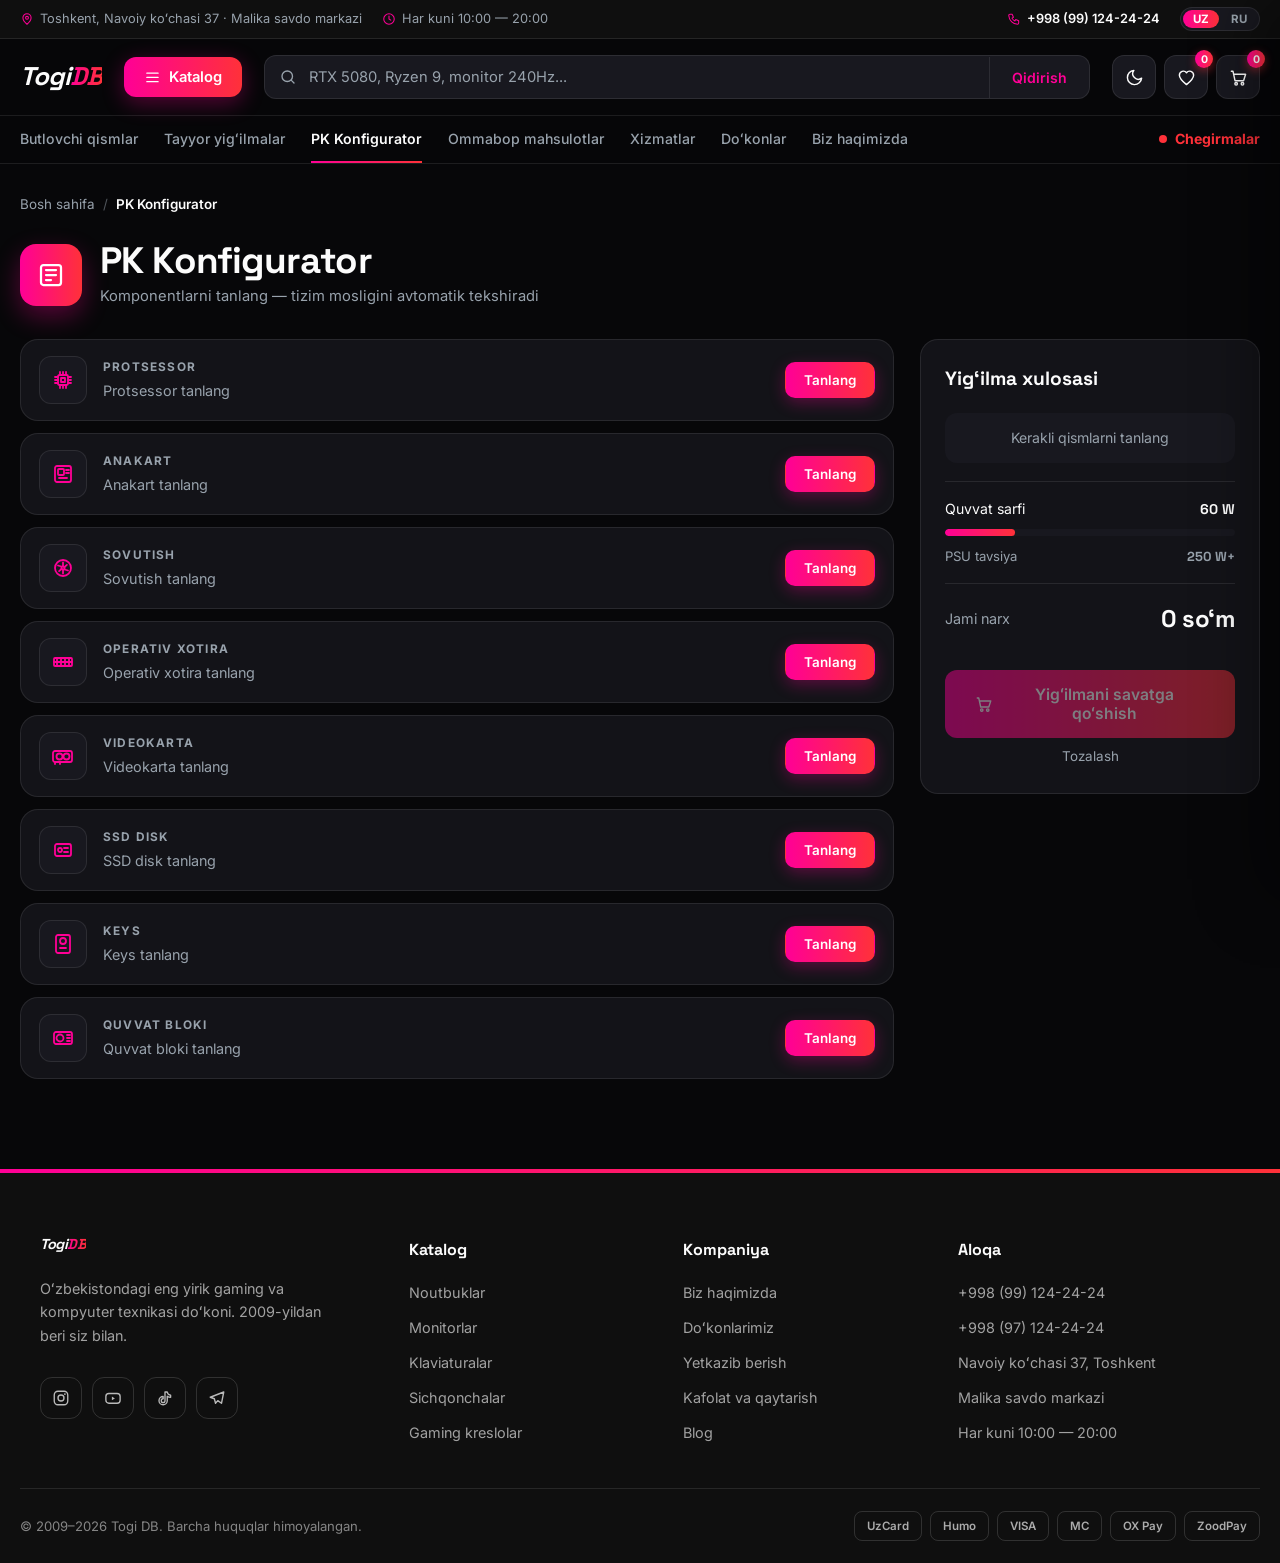
<file: configurator.html>
<!DOCTYPE html>
<html lang="uz" data-theme="dark">
<head>
  <meta charset="UTF-8">
  <meta name="viewport" content="width=device-width, initial-scale=1.0, viewport-fit=cover">
  <meta name="theme-color" content="#0f0f0f">
  <meta name="description" content="Togi DB PK Konfigurator — oʻz kompyuteringizni yigʻing. Komponentlar mosligini avtomatik tekshiradi.">
  <title>PK Konfigurator — Togi DB</title>
  <link rel="canonical" href="https://crazyscode.github.io/togidb-store/configurator.html">
  <meta property="og:type" content="website">
  <meta property="og:title" content="PK Konfigurator — Togi DB">
  <meta property="og:description" content="Togi DB PK Konfigurator — oʻz kompyuteringizni yigʻing. Komponentlar mosligini avtomatik tekshiradi.">
  <meta property="og:image" content="https://crazyscode.github.io/togidb-store/assets/logo.png">
  <link rel="icon" type="image/svg+xml" href="assets/favicon.svg">

  <!-- ===== PWA (mobil ilova) ===== -->
  <link rel="manifest" href="manifest.webmanifest">
  <meta name="application-name" content="Togi DB">
  <meta name="mobile-web-app-capable" content="yes">
  <meta name="apple-mobile-web-app-capable" content="yes">
  <meta name="apple-mobile-web-app-title" content="Togi DB">
  <meta name="apple-mobile-web-app-status-bar-style" content="black-translucent">
  <link rel="apple-touch-icon" href="assets/icons/apple-touch-icon.png">

  <script>(function(){try{var t=localStorage.getItem("togidb-theme");if(t==="light"||t==="dark")document.documentElement.setAttribute("data-theme",t)}catch(e){}})();</script>
  <noscript><style>.preloader{display:none}</style></noscript>
  <link rel="preconnect" href="https://fonts.googleapis.com">
  <link rel="preconnect" href="https://fonts.gstatic.com" crossorigin>
  <link href="https://fonts.googleapis.com/css2?family=Inter:wght@400;500;600;700&family=Space+Grotesk:wght@500;600;700&display=swap" rel="stylesheet">
  <link rel="stylesheet" href="css/style.css">
  <link rel="stylesheet" href="css/shop.css">
  <link rel="stylesheet" href="css/app.css">
</head>
<body data-page="configurator">

  <div class="preloader" id="preloader" aria-hidden="true">
    <div class="preloader__logo">Togi<span>DB</span></div>
    <div class="preloader__bar"><i></i></div>
  </div>

  <div class="topbar">
    <div class="container topbar__inner">
      <div class="topbar__left">
        <span class="topbar__item">
          <svg viewBox="0 0 24 24"><path d="M12 21s-7-5.7-7-11a7 7 0 0 1 14 0c0 5.3-7 11-7 11z"/><circle cx="12" cy="10" r="2.5"/></svg>
          <span data-i18n="tb.addr">Toshkent, Navoiy koʻchasi 37 · Malika savdo markazi</span>
        </span>
        <span class="topbar__item">
          <svg viewBox="0 0 24 24"><circle cx="12" cy="12" r="9"/><path d="M12 7v5l3 2"/></svg>
          <span data-i18n="tb.hours">Har kuni 10:00 — 20:00</span>
        </span>
      </div>
      <div class="topbar__right">
        <a class="topbar__item topbar__phone" href="tel:+998991242424">
          <svg viewBox="0 0 24 24"><path d="M5 4h4l2 5-2.5 1.5a11 11 0 0 0 5 5L15 13l5 2v4a2 2 0 0 1-2 2A16 16 0 0 1 3 6a2 2 0 0 1 2-2z"/></svg>
          +998 (99) 124-24-24
        </a>
        <div class="lang-switch" role="group" aria-label="Til tanlash">
          <button class="lang-switch__btn is-active" data-lang="uz" type="button">UZ</button>
          <button class="lang-switch__btn" data-lang="ru" type="button">RU</button>
        </div>
      </div>
    </div>
  </div>

  <header class="header" id="header">
    <div class="container header__inner">
      <a class="logo" href="index.html" aria-label="Togi DB bosh sahifa">
        <span class="logo__brand">Togi</span><span class="logo__accent">DB</span>
      </a>
      <button class="catalog-btn" type="button" id="catalogBtn" aria-expanded="false" aria-controls="megaMenu">
        <svg viewBox="0 0 24 24"><path d="M4 6h16M4 12h16M4 18h16"/></svg>
        <span data-i18n="h.catalog">Katalog</span>
      </button>
      <div class="search" id="searchBox">
        <svg class="search__icon" viewBox="0 0 24 24"><circle cx="11" cy="11" r="7"/><path d="m20 20-3.5-3.5"/></svg>
        <input class="search__input" id="searchInput" type="search" placeholder="RTX 5080, Ryzen 9, monitor 240Hz..." autocomplete="off" aria-label="Mahsulot qidirish">
        <button class="search__btn" type="button" data-i18n="h.search">Qidirish</button>
        <div class="search__sugg" id="searchSugg" role="listbox"></div>
      </div>
      <nav class="header__actions" aria-label="Foydalanuvchi amallari">
        <button class="icon-btn" type="button" aria-label="Mavzuni almashtirish" id="themeToggle">
          <svg class="icon-moon" viewBox="0 0 24 24"><path d="M21 12.8A9 9 0 1 1 11.2 3a7 7 0 0 0 9.8 9.8z"/></svg>
          <svg class="icon-sun" viewBox="0 0 24 24"><circle cx="12" cy="12" r="4"/><path d="M12 2v2m0 16v2M4.9 4.9l1.4 1.4m11.4 11.4 1.4 1.4M2 12h2m16 0h2M4.9 19.1l1.4-1.4M17.7 6.3l1.4-1.4"/></svg>
        </button>
        <button class="icon-btn" type="button" aria-label="Sevimlilar" id="favBtn">
          <svg viewBox="0 0 24 24"><path d="M12 21C6 16 3 12.5 3 9a5 5 0 0 1 9-3 5 5 0 0 1 9 3c0 3.5-3 7-9 12z"/></svg>
          <span class="icon-btn__badge" id="favBadge">0</span>
        </button>
        <button class="icon-btn" type="button" aria-label="Savat" id="cartIconBtn">
          <svg viewBox="0 0 24 24"><circle cx="9" cy="20" r="1.6"/><circle cx="17" cy="20" r="1.6"/><path d="M3 4h2l2.6 12h10.8L21 8H7"/></svg>
          <span class="icon-btn__badge" id="cartBadge">0</span>
        </button>
        <button class="burger" type="button" aria-label="Menyu" id="burger"><span></span><span></span><span></span></button>
      </nav>
    </div>

    <div class="mega" id="megaMenu"><div class="container mega__inner"></div></div>

    <nav class="subnav" id="subnav" aria-label="Asosiy menyu">
      <div class="container subnav__inner">
        <a href="index.html#catalog" data-i18n="n.parts">Butlovchi qismlar</a>
        <a href="category.html?cat=sborki" data-i18n="n.builds">Tayyor yigʻilmalar</a>
        <a href="configurator.html" class="is-active" data-i18n="n.config">PK Konfigurator</a>
        <a href="index.html#products" data-i18n="n.products">Yangi mahsulotlar</a>
        <a href="index.html#services" data-i18n="n.services">Xizmatlar</a>
        <a href="index.html#stores" data-i18n="n.stores">Doʻkonlar</a>
        <a href="index.html#about" data-i18n="n.about">Biz haqimizda</a>
        <span class="subnav__hot"><span class="dot"></span><span data-i18n="n.sale">Chegirmalar</span></span>
      </div>
    </nav>
  </header>

  <main class="page">
    <div class="container" id="cfgApp"><!-- configurator.js render qiladi --></div>
  </main>

  <footer class="footer" id="contacts">
    <div class="footer__accent"></div>
    <div class="container footer__inner">
      <div class="footer__col footer__col--brand">
        <a class="logo" href="index.html"><span class="logo__brand">Togi</span><span class="logo__accent">DB</span></a>
        <p data-i18n="ft.desc">Oʻzbekistondagi eng yirik gaming va kompyuter texnikasi doʻkoni. 2009-yildan beri siz bilan.</p>
        <div class="footer__socials">
          <a href="#" aria-label="Instagram"><svg viewBox="0 0 24 24"><rect x="3" y="3" width="18" height="18" rx="5"/><circle cx="12" cy="12" r="4"/><circle cx="17.2" cy="6.8" r="1.2" fill="currentColor" stroke="none"/></svg></a>
          <a href="#" aria-label="YouTube"><svg viewBox="0 0 24 24"><rect x="2.5" y="6" width="19" height="13" rx="4"/><path d="m10.5 10 4 2.5-4 2.5z" fill="currentColor" stroke="none"/></svg></a>
          <a href="#" aria-label="TikTok"><svg viewBox="0 0 24 24"><path d="M15 4c.4 2.4 2 4 4.5 4.2V11c-1.7 0-3.2-.5-4.5-1.4v5.9A5.5 5.5 0 1 1 9.5 10v3a2.5 2.5 0 1 0 2.5 2.5V4z"/></svg></a>
          <a href="#" aria-label="Telegram"><svg viewBox="0 0 24 24"><path d="m21 4-18 7 5.5 2L10 19l3-3.5 5 3.5z"/></svg></a>
        </div>
      </div>
      <div class="footer__col">
        <b data-i18n="ft.cat">Katalog</b>
        <a href="category.html?cat=noutbuklar" data-i18n="cat.laptop">Noutbuklar</a>
        <a href="category.html?cat=monitorlar" data-i18n="cat.mon">Monitorlar</a>
        <a href="category.html?cat=klaviaturalar" data-i18n="cat.kb">Klaviaturalar</a>
        <a href="category.html?cat=sichqonchalar" data-i18n="cat.mouse">Sichqonchalar</a>
        <a href="category.html?cat=kreslolar" data-i18n="cat.chair">Gaming kreslolar</a>
      </div>
      <div class="footer__col">
        <b data-i18n="ft.comp">Kompaniya</b>
        <a href="index.html#about" data-i18n="ft.l1">Biz haqimizda</a>
        <a href="index.html#stores" data-i18n="ft.l2">Doʻkonlarimiz</a>
        <a href="index.html#services" data-i18n="ft.l3">Yetkazib berish</a>
        <a href="index.html#faq" data-i18n="ft.l4">Kafolat va qaytarish</a>
        <a href="#" data-i18n="ft.l5">Blog</a>
      </div>
      <div class="footer__col">
        <b data-i18n="ft.contact">Aloqa</b>
        <a href="tel:+998991242424">+998 (99) 124-24-24</a>
        <a href="tel:+998971242424">+998 (97) 124-24-24</a>
        <span data-i18n="st1.addr2">Navoiy koʻchasi 37, Toshkent</span>
        <span data-i18n="st2.addr2">Malika savdo markazi</span>
        <span data-i18n="tb.hours4">Har kuni 10:00 — 20:00</span>
      </div>
    </div>
    <div class="container footer__bottom">
      <span data-i18n="ft.copy">© 2009–2026 Togi DB. Barcha huquqlar himoyalangan.</span>
      <div class="footer__pay"><span>UzCard</span><span>Humo</span><span>VISA</span><span>MC</span><span>OX Pay</span><span>ZoodPay</span></div>
    </div>
  </footer>

  <button class="to-top" id="toTop" type="button" aria-label="Yuqoriga qaytish">
    <svg viewBox="0 0 24 24"><path d="M12 19V5m-6 6 6-6 6 6"/></svg>
  </button>

  <script src="js/data.js"></script>
  <script src="js/main.js"></script>
  <script src="js/art.js"></script>
  <script src="js/shop.js"></script>
  <script src="js/configurator.js"></script>
  <script src="js/app.js"></script>
</body>
</html>
</file>
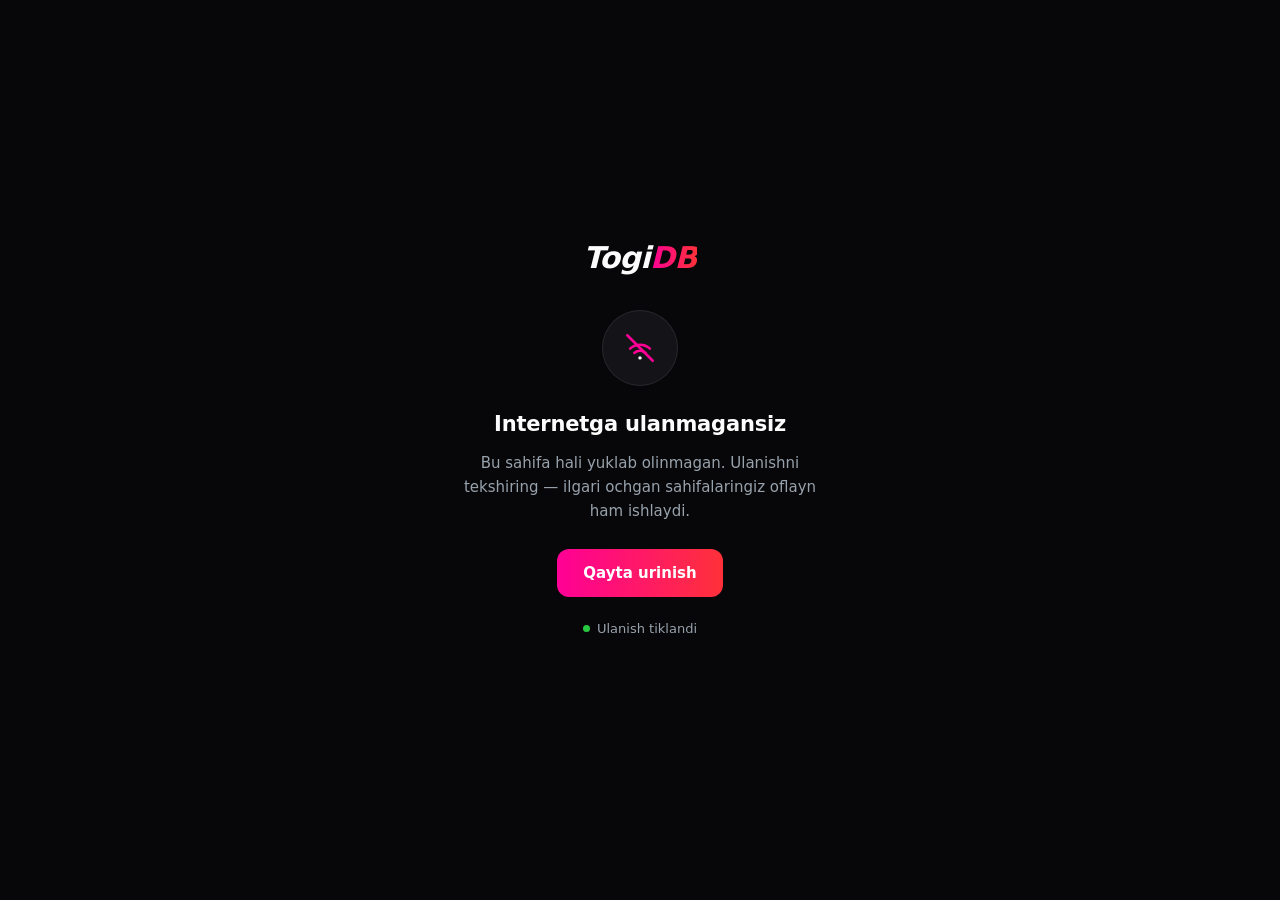
<file: offline.html>
<!DOCTYPE html>
<html lang="uz" data-theme="dark">
<head>
  <meta charset="UTF-8">
  <meta name="viewport" content="width=device-width, initial-scale=1.0, viewport-fit=cover">
  <meta name="theme-color" content="#0f0f0f">
  <meta name="robots" content="noindex">
  <title>Oflayn — Togi DB</title>
  <link rel="icon" type="image/svg+xml" href="assets/favicon.svg">
  <script>(function(){try{var t=localStorage.getItem("togidb-theme");if(t==="light"||t==="dark")document.documentElement.setAttribute("data-theme",t)}catch(e){}})();</script>

  <!-- Bu sahifa tarmoqsiz koʻrsatiladi: tashqi shrift/CSS yuklab boʻlmaydi,
       shuning uchun hamma narsa inline va tizim shriftlarida. -->
  <style>
    :root {
      --primary: #FF0096;
      --secondary: #FF3139;
      --bg: #070709;
      --card: #131318;
      --border: rgba(255, 255, 255, 0.09);
      --text: #fcfcfc;
      --muted: #98a2ac;
    }
    [data-theme="light"] {
      --bg: #ffffff;
      --card: #ffffff;
      --border: #e4e7ea;
      --text: #0f0f0f;
      --muted: #49565e;
    }
    *, *::before, *::after { box-sizing: border-box; margin: 0; padding: 0; }
    body {
      min-height: 100svh;
      display: flex;
      align-items: center;
      justify-content: center;
      padding: calc(24px + env(safe-area-inset-top)) 24px calc(24px + env(safe-area-inset-bottom));
      background: var(--bg);
      color: var(--text);
      font-family: "Segoe UI", system-ui, -apple-system, "Helvetica Neue", Arial, sans-serif;
      line-height: 1.6;
      -webkit-font-smoothing: antialiased;
      text-align: center;
    }
    .wrap { max-width: 380px; }
    .logo {
      font-size: 30px; font-weight: 800; font-style: italic;
      letter-spacing: -0.5px; margin-bottom: 28px;
    }
    .logo span {
      background: linear-gradient(90deg, var(--primary), var(--secondary));
      -webkit-background-clip: text; background-clip: text;
      -webkit-text-fill-color: transparent; color: transparent;
    }
    .icon {
      width: 76px; height: 76px; margin: 0 auto 22px;
      display: grid; place-items: center;
      border-radius: 50%;
      background: var(--card);
      border: 1px solid var(--border);
    }
    .icon svg {
      width: 34px; height: 34px;
      fill: none; stroke: var(--primary);
      stroke-width: 1.8; stroke-linecap: round; stroke-linejoin: round;
    }
    h1 { font-size: 21px; font-weight: 700; margin-bottom: 10px; letter-spacing: -0.2px; }
    p { color: var(--muted); font-size: 15px; margin-bottom: 26px; }
    .btn {
      display: inline-flex; align-items: center; justify-content: center; gap: 8px;
      min-height: 48px; padding: 0 26px;
      border: none; border-radius: 12px;
      background: linear-gradient(90deg, var(--primary), var(--secondary));
      color: #fff; font: inherit; font-weight: 600; font-size: 15px;
      cursor: pointer;
      transition: transform 0.15s ease, opacity 0.15s ease;
    }
    .btn:active { transform: scale(0.97); }
    .btn:focus-visible { outline: 2px solid var(--primary); outline-offset: 3px; }
    .hint { margin-top: 22px; font-size: 13px; color: var(--muted); }
    .dot {
      display: inline-block; width: 7px; height: 7px;
      border-radius: 50%; background: var(--muted);
      margin-right: 7px; vertical-align: 1px;
    }
    .dot.on { background: #28c840; }
    @media (prefers-reduced-motion: reduce) {
      .btn { transition: none; }
    }
  </style>
</head>
<body>
  <div class="wrap">
    <div class="logo">Togi<span>DB</span></div>

    <div class="icon" aria-hidden="true">
      <svg viewBox="0 0 24 24">
        <path d="M5 12.5a10 10 0 0 1 14 0M8 15.5a6 6 0 0 1 8 0"/>
        <circle cx="12" cy="19" r="1.2" fill="currentColor" stroke="none"/>
        <path d="M3 3l18 18"/>
      </svg>
    </div>

    <h1>Internetga ulanmagansiz</h1>
    <p>
      Bu sahifa hali yuklab olinmagan. Ulanishni tekshiring —
      ilgari ochgan sahifalaringiz oflayn ham ishlaydi.
    </p>

    <button class="btn" type="button" id="retry">Qayta urinish</button>

    <p class="hint" id="status"><span class="dot" id="dot"></span><span id="statusText">Tarmoq yoʻq</span></p>
  </div>

  <script>
    (function () {
      var dot = document.getElementById("dot");
      var text = document.getElementById("statusText");
      var retry = document.getElementById("retry");

      function paint() {
        var on = navigator.onLine;
        dot.classList.toggle("on", on);
        text.textContent = on ? "Ulanish tiklandi" : "Tarmoq yoʻq";
      }

      function go() {
        /* Oflayn sahifa fallback sifatida koʻrsatilgani uchun manzil
           foydalanuvchi soʻragan sahifaniki boʻlib qoladi — reload aynan
           oʻshani qayta urinadi. */
        location.reload();
      }

      retry.addEventListener("click", go);
      window.addEventListener("online", function () { paint(); go(); });
      window.addEventListener("offline", paint);
      paint();
    })();
  </script>
</body>
</html>
</file>
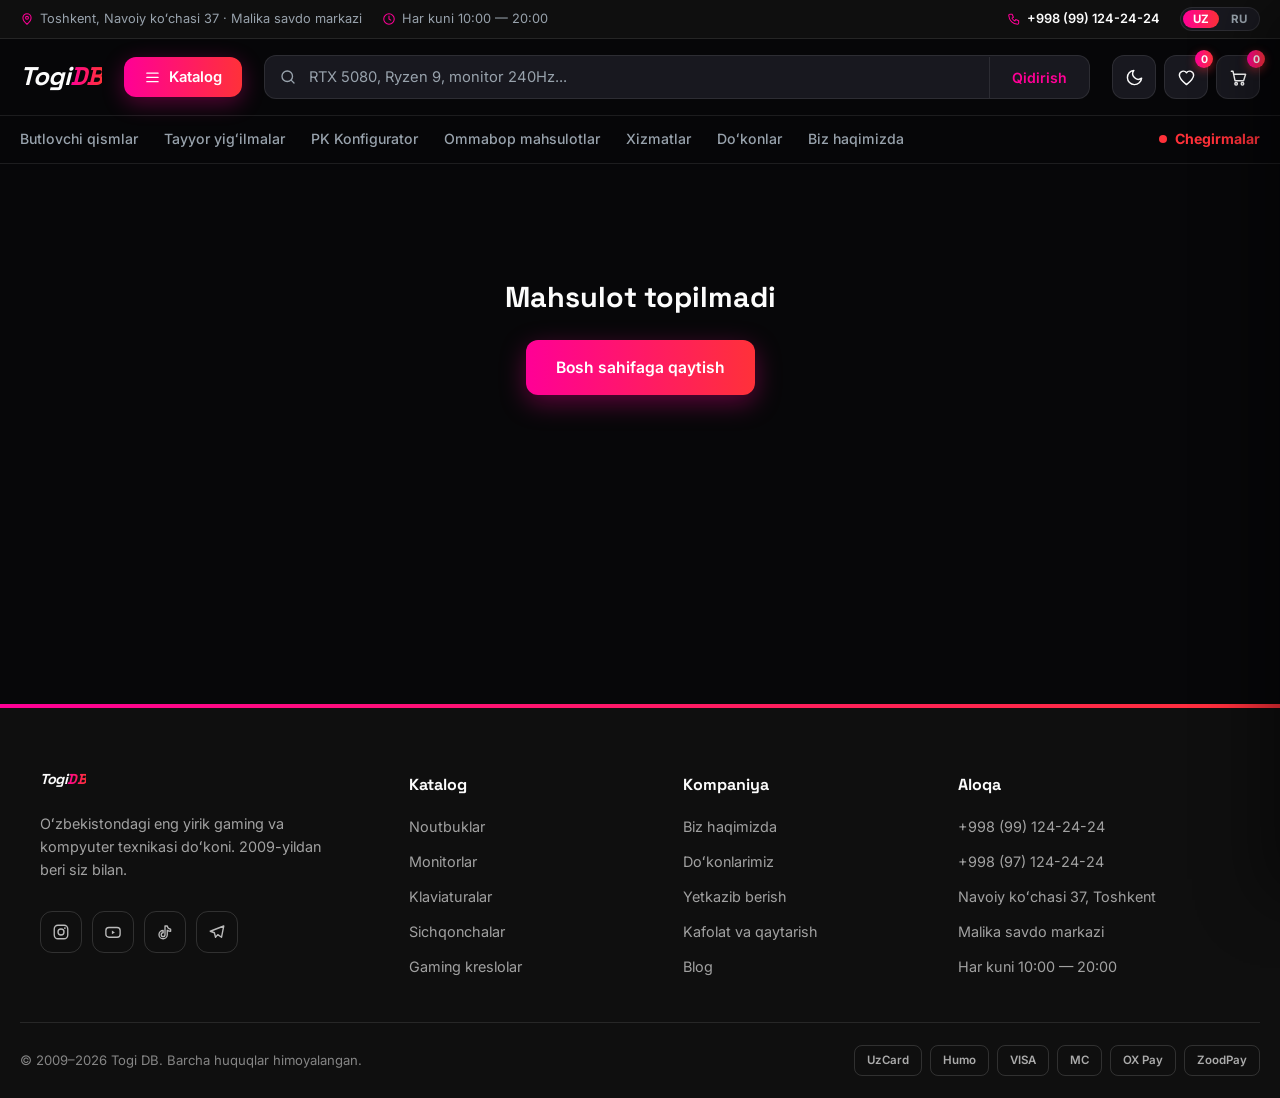
<file: product.html>
<!DOCTYPE html>
<html lang="uz" data-theme="dark">
<head>
  <meta charset="UTF-8">
  <meta name="viewport" content="width=device-width, initial-scale=1.0, viewport-fit=cover">
  <meta name="theme-color" content="#0f0f0f">
  <meta name="description" content="Togi DB — mahsulot sahifasi. Rasmiy kafolat, bepul yetkazib berish, muddatli toʻlov.">
  <title>Mahsulot — Togi DB</title>
  <meta property="og:type" content="website">
  <meta property="og:title" content="Mahsulot — Togi DB">
  <meta property="og:description" content="Togi DB — mahsulot sahifasi. Rasmiy kafolat, bepul yetkazib berish, muddatli toʻlov.">
  <meta property="og:image" content="https://crazyscode.github.io/togidb-store/assets/logo.png">
  <link rel="icon" type="image/svg+xml" href="assets/favicon.svg">

  <!-- ===== PWA (mobil ilova) ===== -->
  <link rel="manifest" href="manifest.webmanifest">
  <meta name="application-name" content="Togi DB">
  <meta name="mobile-web-app-capable" content="yes">
  <meta name="apple-mobile-web-app-capable" content="yes">
  <meta name="apple-mobile-web-app-title" content="Togi DB">
  <meta name="apple-mobile-web-app-status-bar-style" content="black-translucent">
  <link rel="apple-touch-icon" href="assets/icons/apple-touch-icon.png">

  <script>(function(){try{var t=localStorage.getItem("togidb-theme");if(t==="light"||t==="dark")document.documentElement.setAttribute("data-theme",t)}catch(e){}})();</script>
  <noscript><style>.preloader{display:none}</style></noscript>
  <link rel="preconnect" href="https://fonts.googleapis.com">
  <link rel="preconnect" href="https://fonts.gstatic.com" crossorigin>
  <link href="https://fonts.googleapis.com/css2?family=Inter:wght@400;500;600;700&family=Space+Grotesk:wght@500;600;700&display=swap" rel="stylesheet">
  <link rel="stylesheet" href="css/style.css">
  <link rel="stylesheet" href="css/shop.css">
  <link rel="stylesheet" href="css/app.css">
</head>
<body data-page="product">

  <div class="preloader" id="preloader" aria-hidden="true">
    <div class="preloader__logo">Togi<span>DB</span></div>
    <div class="preloader__bar"><i></i></div>
  </div>

  <!-- Top bar -->
  <div class="topbar">
    <div class="container topbar__inner">
      <div class="topbar__left">
        <span class="topbar__item">
          <svg viewBox="0 0 24 24"><path d="M12 21s-7-5.7-7-11a7 7 0 0 1 14 0c0 5.3-7 11-7 11z"/><circle cx="12" cy="10" r="2.5"/></svg>
          <span data-i18n="tb.addr">Toshkent, Navoiy koʻchasi 37 · Malika savdo markazi</span>
        </span>
        <span class="topbar__item">
          <svg viewBox="0 0 24 24"><circle cx="12" cy="12" r="9"/><path d="M12 7v5l3 2"/></svg>
          <span data-i18n="tb.hours">Har kuni 10:00 — 20:00</span>
        </span>
      </div>
      <div class="topbar__right">
        <a class="topbar__item topbar__phone" href="tel:+998991242424">
          <svg viewBox="0 0 24 24"><path d="M5 4h4l2 5-2.5 1.5a11 11 0 0 0 5 5L15 13l5 2v4a2 2 0 0 1-2 2A16 16 0 0 1 3 6a2 2 0 0 1 2-2z"/></svg>
          +998 (99) 124-24-24
        </a>
        <div class="lang-switch" role="group" aria-label="Til tanlash">
          <button class="lang-switch__btn is-active" data-lang="uz" type="button">UZ</button>
          <button class="lang-switch__btn" data-lang="ru" type="button">RU</button>
        </div>
      </div>
    </div>
  </div>

  <!-- Header -->
  <header class="header" id="header">
    <div class="container header__inner">
      <a class="logo" href="index.html" aria-label="Togi DB bosh sahifa">
        <span class="logo__brand">Togi</span><span class="logo__accent">DB</span>
      </a>
      <button class="catalog-btn" type="button" id="catalogBtn" aria-expanded="false" aria-controls="megaMenu">
        <svg viewBox="0 0 24 24"><path d="M4 6h16M4 12h16M4 18h16"/></svg>
        <span data-i18n="h.catalog">Katalog</span>
      </button>
      <div class="search" id="searchBox">
        <svg class="search__icon" viewBox="0 0 24 24"><circle cx="11" cy="11" r="7"/><path d="m20 20-3.5-3.5"/></svg>
        <input class="search__input" id="searchInput" type="search" placeholder="RTX 5080, Ryzen 9, monitor 240Hz..." autocomplete="off" aria-label="Mahsulot qidirish">
        <button class="search__btn" type="button" data-i18n="h.search">Qidirish</button>
        <div class="search__sugg" id="searchSugg" role="listbox"></div>
      </div>
      <nav class="header__actions" aria-label="Foydalanuvchi amallari">
        <button class="icon-btn" type="button" aria-label="Mavzuni almashtirish" id="themeToggle">
          <svg class="icon-moon" viewBox="0 0 24 24"><path d="M21 12.8A9 9 0 1 1 11.2 3a7 7 0 0 0 9.8 9.8z"/></svg>
          <svg class="icon-sun" viewBox="0 0 24 24"><circle cx="12" cy="12" r="4"/><path d="M12 2v2m0 16v2M4.9 4.9l1.4 1.4m11.4 11.4 1.4 1.4M2 12h2m16 0h2M4.9 19.1l1.4-1.4M17.7 6.3l1.4-1.4"/></svg>
        </button>
        <button class="icon-btn" type="button" aria-label="Sevimlilar" id="favBtn">
          <svg viewBox="0 0 24 24"><path d="M12 21C6 16 3 12.5 3 9a5 5 0 0 1 9-3 5 5 0 0 1 9 3c0 3.5-3 7-9 12z"/></svg>
          <span class="icon-btn__badge" id="favBadge">0</span>
        </button>
        <button class="icon-btn" type="button" aria-label="Savat" id="cartIconBtn">
          <svg viewBox="0 0 24 24"><circle cx="9" cy="20" r="1.6"/><circle cx="17" cy="20" r="1.6"/><path d="M3 4h2l2.6 12h10.8L21 8H7"/></svg>
          <span class="icon-btn__badge" id="cartBadge">0</span>
        </button>
        <button class="burger" type="button" aria-label="Menyu" id="burger"><span></span><span></span><span></span></button>
      </nav>
    </div>

    <div class="mega" id="megaMenu"><div class="container mega__inner"></div></div>

    <nav class="subnav" id="subnav" aria-label="Asosiy menyu">
      <div class="container subnav__inner">
        <a href="index.html#catalog" data-i18n="n.parts">Butlovchi qismlar</a>
        <a href="category.html?cat=sborki" data-i18n="n.builds">Tayyor yigʻilmalar</a>
        <a href="configurator.html" data-i18n="n.config">PK Konfigurator</a>
        <a href="index.html#products" data-i18n="n.products">Yangi mahsulotlar</a>
        <a href="index.html#services" data-i18n="n.services">Xizmatlar</a>
        <a href="index.html#stores" data-i18n="n.stores">Doʻkonlar</a>
        <a href="index.html#about" data-i18n="n.about">Biz haqimizda</a>
        <span class="subnav__hot"><span class="dot"></span><span data-i18n="n.sale">Chegirmalar</span></span>
      </div>
    </nav>
  </header>

  <main class="page">
    <div class="container" id="productPage"><!-- shop.js render qiladi --></div>
  </main>

  <!-- Footer -->
  <footer class="footer" id="contacts">
    <div class="footer__accent"></div>
    <div class="container footer__inner">
      <div class="footer__col footer__col--brand">
        <a class="logo" href="index.html"><span class="logo__brand">Togi</span><span class="logo__accent">DB</span></a>
        <p data-i18n="ft.desc">Oʻzbekistondagi eng yirik gaming va kompyuter texnikasi doʻkoni. 2009-yildan beri siz bilan.</p>
        <div class="footer__socials">
          <a href="#" aria-label="Instagram"><svg viewBox="0 0 24 24"><rect x="3" y="3" width="18" height="18" rx="5"/><circle cx="12" cy="12" r="4"/><circle cx="17.2" cy="6.8" r="1.2" fill="currentColor" stroke="none"/></svg></a>
          <a href="#" aria-label="YouTube"><svg viewBox="0 0 24 24"><rect x="2.5" y="6" width="19" height="13" rx="4"/><path d="m10.5 10 4 2.5-4 2.5z" fill="currentColor" stroke="none"/></svg></a>
          <a href="#" aria-label="TikTok"><svg viewBox="0 0 24 24"><path d="M15 4c.4 2.4 2 4 4.5 4.2V11c-1.7 0-3.2-.5-4.5-1.4v5.9A5.5 5.5 0 1 1 9.5 10v3a2.5 2.5 0 1 0 2.5 2.5V4z"/></svg></a>
          <a href="#" aria-label="Telegram"><svg viewBox="0 0 24 24"><path d="m21 4-18 7 5.5 2L10 19l3-3.5 5 3.5z"/></svg></a>
        </div>
      </div>
      <div class="footer__col">
        <b data-i18n="ft.cat">Katalog</b>
        <a href="category.html?cat=noutbuklar" data-i18n="cat.laptop">Noutbuklar</a>
        <a href="category.html?cat=monitorlar" data-i18n="cat.mon">Monitorlar</a>
        <a href="category.html?cat=klaviaturalar" data-i18n="cat.kb">Klaviaturalar</a>
        <a href="category.html?cat=sichqonchalar" data-i18n="cat.mouse">Sichqonchalar</a>
        <a href="category.html?cat=kreslolar" data-i18n="cat.chair">Gaming kreslolar</a>
      </div>
      <div class="footer__col">
        <b data-i18n="ft.comp">Kompaniya</b>
        <a href="index.html#about" data-i18n="ft.l1">Biz haqimizda</a>
        <a href="index.html#stores" data-i18n="ft.l2">Doʻkonlarimiz</a>
        <a href="index.html#services" data-i18n="ft.l3">Yetkazib berish</a>
        <a href="index.html#faq" data-i18n="ft.l4">Kafolat va qaytarish</a>
        <a href="#" data-i18n="ft.l5">Blog</a>
      </div>
      <div class="footer__col">
        <b data-i18n="ft.contact">Aloqa</b>
        <a href="tel:+998991242424">+998 (99) 124-24-24</a>
        <a href="tel:+998971242424">+998 (97) 124-24-24</a>
        <span data-i18n="st1.addr2">Navoiy koʻchasi 37, Toshkent</span>
        <span data-i18n="st2.addr2">Malika savdo markazi</span>
        <span data-i18n="tb.hours4">Har kuni 10:00 — 20:00</span>
      </div>
    </div>
    <div class="container footer__bottom">
      <span data-i18n="ft.copy">© 2009–2026 Togi DB. Barcha huquqlar himoyalangan.</span>
      <div class="footer__pay"><span>UzCard</span><span>Humo</span><span>VISA</span><span>MC</span><span>OX Pay</span><span>ZoodPay</span></div>
    </div>
  </footer>

  <button class="to-top" id="toTop" type="button" aria-label="Yuqoriga qaytish">
    <svg viewBox="0 0 24 24"><path d="M12 19V5m-6 6 6-6 6 6"/></svg>
  </button>

  <script src="js/data.js"></script>
  <script src="js/main.js"></script>
  <script src="js/art.js"></script>
  <script src="js/shop.js"></script>
  <script src="js/app.js"></script>
</body>
</html>
</file>
<file: css/style.css>
/* ============================================================
   Togi DB — zamonaviy dizayn
   Brend ranglari saqlangan: #FF0096, #FF3139, #0f0f0f, #ededed
   ============================================================ */

:root {
  --primary: #FF0096;
  --secondary: #FF3139;
  --ok: #28c840;
  --grad: linear-gradient(90deg, #FF0096, #FF3139);

  --bg: #070709;
  --bg-alt: #0f0f0f;
  --card: #131318;
  --card-2: #18181f;
  --border: rgba(255, 255, 255, 0.09);
  --text: #fcfcfc;
  --muted: #98a2ac;
  --shadow: 0 18px 50px rgba(0, 0, 0, 0.5);
  --glow: 0 0 42px rgba(255, 0, 150, 0.35);

  --radius: 18px;
  --radius-sm: 12px;
  --header-h: 76px;
  --font-head: "Space Grotesk", "Inter", sans-serif;
  --font-body: "Inter", sans-serif;
}

[data-theme="light"] {
  --ok: #12923a;
  --bg: #ffffff;
  --bg-alt: #f4f5f7;
  --card: #ffffff;
  --card-2: #f7f8fa;
  --border: #e4e7ea;
  --text: #0f0f0f;
  --muted: #49565e;
  --shadow: 0 18px 45px rgba(15, 15, 15, 0.09);
  --glow: 0 0 42px rgba(255, 0, 150, 0.16);
}

/* ---------- Reset ---------- */
*, *::before, *::after { box-sizing: border-box; margin: 0; padding: 0; }

html { scroll-behavior: smooth; }

body {
  font-family: var(--font-body);
  background: var(--bg);
  color: var(--text);
  line-height: 1.6;
  -webkit-font-smoothing: antialiased;
  transition: background 0.35s ease, color 0.35s ease;
  overflow-x: hidden;
}

img { max-width: 100%; display: block; }
a { color: inherit; text-decoration: none; }
button { font-family: inherit; cursor: pointer; border: none; background: none; color: inherit; }
ul, ol { list-style: none; }

svg { width: 1.15em; height: 1.15em; fill: none; stroke: currentColor; stroke-width: 1.8; stroke-linecap: round; stroke-linejoin: round; flex-shrink: 0; }

.container { width: min(1240px, 100% - 40px); margin-inline: auto; }

::selection { background: var(--primary); color: #fff; }

/* Maxsus scrollbar */
::-webkit-scrollbar { width: 11px; }
::-webkit-scrollbar-track { background: var(--bg-alt); }
::-webkit-scrollbar-thumb {
  background: linear-gradient(180deg, #FF0096, #FF3139);
  border-radius: 8px; border: 3px solid var(--bg-alt);
}
* { scrollbar-width: thin; scrollbar-color: #FF0096 var(--bg-alt); }

/* Fokus holati (klaviatura bilan) */
:focus-visible {
  outline: 2px solid var(--primary);
  outline-offset: 3px;
  border-radius: 4px;
}

/* Sticky header uchun scroll pozitsiyasi */
section[id], footer[id] { scroll-margin-top: calc(var(--header-h) + 30px); }

/* ---------- Preloader ---------- */
.preloader {
  position: fixed; inset: 0; z-index: 999;
  display: flex; flex-direction: column; align-items: center; justify-content: center; gap: 26px;
  background: #0f0f0f;
  transition: opacity 0.5s ease, visibility 0.5s ease;
}
body.loaded .preloader { opacity: 0; visibility: hidden; pointer-events: none; }

.preloader__logo {
  font-family: var(--font-head); font-size: 2.6rem; font-weight: 700; font-style: italic;
  color: #fcfcfc; letter-spacing: -1px;
  animation: preloader-in 0.8s ease both;
}
.preloader__logo span {
  background: var(--grad);
  -webkit-background-clip: text; background-clip: text;
  -webkit-text-fill-color: transparent; color: transparent;
}
@keyframes preloader-in { from { opacity: 0; transform: translateY(14px) scale(0.96); } }

.preloader__bar {
  width: 210px; height: 4px; border-radius: 4px; overflow: hidden;
  background: rgba(255, 255, 255, 0.1);
}
.preloader__bar i {
  display: block; height: 100%; width: 40%;
  background: var(--grad); border-radius: 4px;
  animation: preloader-slide 1.1s ease-in-out infinite;
}
@keyframes preloader-slide {
  0% { transform: translateX(-110%); }
  100% { transform: translateX(540px); }
}

/* ---------- Topbar ---------- */
.topbar {
  background: var(--bg-alt);
  border-bottom: 1px solid var(--border);
  font-size: 0.8rem;
  color: var(--muted);
}

.topbar__inner {
  display: flex; align-items: center; justify-content: space-between;
  gap: 16px; min-height: 38px; flex-wrap: wrap;
}

.topbar__left, .topbar__right { display: flex; align-items: center; gap: 20px; }

.topbar__item { display: inline-flex; align-items: center; gap: 6px; }
.topbar__item svg { width: 14px; height: 14px; color: var(--primary); }

.topbar__phone { font-weight: 600; color: var(--text); transition: color 0.2s; }
.topbar__phone:hover { color: var(--primary); }

.lang-switch {
  display: flex; gap: 2px; padding: 2px;
  background: var(--card-2); border: 1px solid var(--border); border-radius: 99px;
}
.lang-switch__btn {
  padding: 2px 10px; border-radius: 99px; font-size: 0.72rem; font-weight: 700;
  color: var(--muted); transition: all 0.2s;
}
.lang-switch__btn.is-active { background: var(--grad); color: #fff; }

/* ---------- Header ---------- */
.header {
  position: sticky; top: 0; z-index: 100;
  border-bottom: 1px solid var(--border);
  transition: box-shadow 0.3s;
}

/* Fon va blur ataylab alohida qatlamda turadi.
   backdrop-filter to'g'ridan-to'g'ri .header'da bo'lsa, u o'zining
   position:fixed avlodlari uchun containing block yaratadi — natijada
   burger bilan ochiladigan mobil menyu (.subnav.is-open) viewport pastiga
   emas, header pastiga yopishib, ekrandan yuqoriga chiqib ketadi. */
.header::before {
  content: ""; position: absolute; inset: 0; z-index: -1;
  background: color-mix(in srgb, var(--bg) 82%, transparent);
  backdrop-filter: blur(18px);
  -webkit-backdrop-filter: blur(18px);
}
.header.is-scrolled { box-shadow: 0 8px 30px rgba(0, 0, 0, 0.25); }

.header__inner {
  display: flex; align-items: center; gap: 22px;
  min-height: var(--header-h);
}

/* Logo — brend uslubida: Togi + magenta DB */
.logo {
  font-family: var(--font-head);
  font-size: 1.6rem; font-weight: 700; font-style: italic;
  letter-spacing: -0.5px; display: inline-flex; line-height: 1;
  user-select: none;
}
.logo__brand { color: var(--text); }
.logo__accent {
  background: var(--grad);
  -webkit-background-clip: text; background-clip: text;
  -webkit-text-fill-color: transparent; color: transparent;
}

.catalog-btn {
  display: inline-flex; align-items: center; gap: 8px;
  padding: 11px 20px; border-radius: var(--radius-sm);
  background: var(--grad); color: #fff; font-weight: 600; font-size: 0.92rem;
  box-shadow: 0 6px 22px rgba(255, 0, 150, 0.32);
  transition: transform 0.2s, box-shadow 0.2s;
}
.catalog-btn:hover { transform: translateY(-2px); box-shadow: 0 10px 28px rgba(255, 0, 150, 0.45); }
.catalog-btn[aria-expanded="true"] { box-shadow: 0 2px 12px rgba(255, 0, 150, 0.3); transform: none; }

/* ---------- Mega menyu ---------- */
.mega {
  position: absolute; left: 0; right: 0; top: 100%;
  background: color-mix(in srgb, var(--bg) 92%, transparent);
  backdrop-filter: blur(22px);
  -webkit-backdrop-filter: blur(22px);
  border-bottom: 1px solid var(--border);
  box-shadow: 0 30px 60px rgba(0, 0, 0, 0.35);
  opacity: 0; visibility: hidden; transform: translateY(-8px);
  transition: opacity 0.25s, transform 0.25s, visibility 0.25s;
  z-index: 99;
}
.mega.is-open { opacity: 1; visibility: visible; transform: translateY(0); }

.mega__inner {
  display: grid; grid-template-columns: repeat(4, 1fr);
  gap: 6px; padding-block: 22px;
}

.mega__link {
  display: flex; align-items: center; gap: 13px;
  padding: 11px 14px; border-radius: var(--radius-sm);
  transition: background 0.2s;
}
.mega__link:hover { background: var(--card-2); }
.mega__link > svg { width: 22px; height: 22px; color: var(--primary); }
.mega__link span { display: flex; flex-direction: column; line-height: 1.35; }
.mega__link b { font-size: 0.9rem; font-weight: 600; }
.mega__link i { font-style: normal; font-size: 0.74rem; color: var(--muted); }

/* ---------- Qidiruv ---------- */
.search {
  flex: 1; display: flex; align-items: center; position: relative;
  background: var(--card-2); border: 1px solid var(--border);
  border-radius: var(--radius-sm);
  transition: border-color 0.25s, box-shadow 0.25s;
}
.search:focus-within { border-color: var(--primary); box-shadow: 0 0 0 3px rgba(255, 0, 150, 0.15); }
.search__icon { position: absolute; left: 14px; width: 18px; height: 18px; color: var(--muted); pointer-events: none; }
.search__input {
  flex: 1; border: none; outline: none; background: transparent;
  padding: 12px 12px 12px 44px; color: var(--text); font-size: 0.92rem; font-family: inherit;
  border-radius: var(--radius-sm);
}
.search__input::placeholder { color: var(--muted); }
.search__btn {
  padding: 12px 22px; font-weight: 600; font-size: 0.88rem;
  color: var(--primary); border-left: 1px solid var(--border);
  border-radius: 0 var(--radius-sm) var(--radius-sm) 0;
  transition: background 0.2s, color 0.2s;
}
.search__btn:hover { background: var(--grad); color: #fff; }

.search__sugg {
  position: absolute; top: calc(100% + 8px); left: 0; right: 0;
  background: var(--card); border: 1px solid var(--border);
  border-radius: var(--radius-sm); overflow: hidden;
  box-shadow: var(--shadow);
  opacity: 0; visibility: hidden; transform: translateY(-6px);
  transition: all 0.2s; z-index: 60;
}
.search__sugg.is-open { opacity: 1; visibility: visible; transform: translateY(0); }
.search__sugg-item {
  display: flex; align-items: center; gap: 12px; width: 100%;
  padding: 11px 16px; text-align: left; font-size: 0.9rem;
  transition: background 0.15s;
}
.search__sugg-item:hover { background: var(--card-2); }
.search__sugg-item svg { width: 16px; height: 16px; color: var(--muted); }
.search__sugg-item small { margin-left: auto; color: var(--muted); font-size: 0.74rem; }
.search__sugg-item mark { background: none; color: var(--primary); font-weight: 700; }

.header__actions { display: flex; align-items: center; gap: 8px; }

.icon-btn {
  position: relative; display: grid; place-items: center;
  width: 44px; height: 44px; border-radius: var(--radius-sm);
  border: 1px solid var(--border); background: var(--card-2);
  transition: border-color 0.2s, color 0.2s, transform 0.2s;
}
.icon-btn:hover { border-color: var(--primary); color: var(--primary); transform: translateY(-2px); }
.icon-btn svg { width: 19px; height: 19px; }
.icon-btn__badge {
  position: absolute; top: -6px; right: -6px;
  min-width: 18px; height: 18px; padding: 0 5px;
  display: grid; place-items: center;
  background: var(--grad); color: #fff;
  font-size: 0.66rem; font-weight: 700; border-radius: 99px;
  box-shadow: 0 3px 10px rgba(255, 49, 57, 0.45);
  transition: transform 0.2s;
}
.icon-btn__badge.bump { animation: badge-bump 0.35s ease; }
@keyframes badge-bump { 40% { transform: scale(1.45); } }

/* Mavzu almashtirgich ikonkalari */
.icon-sun { display: none; }
[data-theme="light"] .icon-sun { display: block; }
[data-theme="light"] .icon-moon { display: none; }

.burger { display: none; flex-direction: column; gap: 5px; width: 44px; height: 44px; align-items: center; justify-content: center; border: 1px solid var(--border); border-radius: var(--radius-sm); }
.burger span { width: 20px; height: 2px; background: var(--text); border-radius: 2px; transition: all 0.3s; }
.burger.is-open span:nth-child(1) { transform: translateY(7px) rotate(45deg); }
.burger.is-open span:nth-child(2) { opacity: 0; }
.burger.is-open span:nth-child(3) { transform: translateY(-7px) rotate(-45deg); }

/* ---------- Subnav ---------- */
.subnav { border-top: 1px solid var(--border); }
.subnav__inner {
  display: flex; align-items: center; gap: 26px;
  min-height: 46px; font-size: 0.88rem; overflow-x: auto;
  scrollbar-width: none;
}
.subnav__inner::-webkit-scrollbar { display: none; }
.subnav a {
  color: var(--muted); font-weight: 500; white-space: nowrap;
  position: relative; padding: 12px 0; transition: color 0.2s;
}
.subnav a::after {
  content: ""; position: absolute; left: 0; bottom: 0;
  width: 100%; height: 2px; background: var(--grad);
  transform: scaleX(0); transform-origin: left; transition: transform 0.25s;
}
.subnav a:hover { color: var(--text); }
.subnav a:hover::after { transform: scaleX(1); }
.subnav a.is-active { color: var(--text); font-weight: 600; }
.subnav a.is-active::after { transform: scaleX(1); }

.subnav__hot {
  margin-left: auto; display: inline-flex; align-items: center; gap: 8px;
  color: var(--secondary); font-weight: 700; white-space: nowrap;
}
.dot {
  width: 8px; height: 8px; border-radius: 50%; background: var(--secondary);
  animation: pulse 1.6s infinite;
}
@keyframes pulse {
  0%, 100% { box-shadow: 0 0 0 0 rgba(255, 49, 57, 0.5); }
  50% { box-shadow: 0 0 0 7px rgba(255, 49, 57, 0); }
}

/* ---------- Kun taklifi ---------- */
.dealbar {
  background: var(--grad); color: #fff;
  font-size: 0.85rem; overflow: hidden;
}
.dealbar__inner {
  display: flex; align-items: center; gap: 10px;
  min-height: 42px; flex-wrap: wrap; padding-block: 6px;
}
.dealbar__flash { animation: flash-blink 1.4s ease infinite; }
@keyframes flash-blink { 50% { opacity: 0.4; } }
.dealbar b { font-weight: 700; }
.dealbar__item { opacity: 0.94; transition: opacity 0.2s; }
a.dealbar__item:hover { opacity: 1; text-decoration: underline; }
.dealbar__ends {
  margin-left: auto; display: inline-flex; align-items: center; gap: 8px;
  font-size: 0.8rem; opacity: 0.95;
}
.dealbar__timer {
  font-family: var(--font-head); font-variant-numeric: tabular-nums;
  background: rgba(0, 0, 0, 0.25); padding: 3px 10px; border-radius: 8px;
  letter-spacing: 1px;
}

/* ---------- Buttons ---------- */
.btn {
  display: inline-flex; align-items: center; gap: 10px;
  padding: 15px 30px; border-radius: var(--radius-sm);
  font-weight: 600; font-size: 0.98rem; transition: all 0.25s;
}
.btn svg { width: 18px; height: 18px; transition: transform 0.25s; }
.btn:hover svg { transform: translateX(4px); }

.btn--primary {
  background: var(--grad); color: #fff;
  box-shadow: 0 8px 26px rgba(255, 0, 150, 0.35);
}
.btn--primary:hover { transform: translateY(-3px); box-shadow: 0 14px 34px rgba(255, 0, 150, 0.5); }

.btn--ghost {
  border: 1px solid var(--border); color: var(--text); background: transparent;
}
.btn--ghost:hover { border-color: var(--primary); color: var(--primary); transform: translateY(-3px); }

.btn--sm { padding: 10px 20px; font-size: 0.86rem; }

/* ---------- Hero ---------- */
.hero {
  position: relative; overflow: hidden;
  padding: 90px 0 0;
}

.hero__glow {
  position: absolute; border-radius: 50%; filter: blur(120px); pointer-events: none;
}
.hero__glow--1 {
  width: 560px; height: 560px; top: -180px; right: -120px;
  background: rgba(255, 0, 150, 0.22);
}
.hero__glow--2 {
  width: 420px; height: 420px; bottom: -160px; left: -140px;
  background: rgba(255, 49, 57, 0.14);
}
[data-theme="light"] .hero__glow--1 { background: rgba(255, 0, 150, 0.12); }
[data-theme="light"] .hero__glow--2 { background: rgba(255, 49, 57, 0.09); }

.hero__grid-bg {
  position: absolute; inset: 0; pointer-events: none;
  background-image:
    linear-gradient(var(--border) 1px, transparent 1px),
    linear-gradient(90deg, var(--border) 1px, transparent 1px);
  background-size: 56px 56px;
  mask-image: radial-gradient(ellipse 90% 70% at 50% 0%, #000 20%, transparent 75%);
  -webkit-mask-image: radial-gradient(ellipse 90% 70% at 50% 0%, #000 20%, transparent 75%);
  opacity: 0.55;
}

.hero__inner {
  position: relative; display: grid;
  grid-template-columns: 1.05fr 0.95fr; align-items: center; gap: 48px;
  padding-bottom: 80px;
}

.chip {
  display: inline-flex; align-items: center; gap: 10px;
  padding: 8px 16px; border-radius: 99px;
  border: 1px solid var(--border); background: var(--card-2);
  font-size: 0.8rem; font-weight: 600; color: var(--muted);
  margin-bottom: 26px;
}
.chip__pulse {
  width: 8px; height: 8px; border-radius: 50%;
  background: var(--primary); animation: pulse 1.8s infinite;
}

.hero__title {
  font-family: var(--font-head);
  font-size: clamp(2.4rem, 5.2vw, 4.1rem);
  font-weight: 700; line-height: 1.06; letter-spacing: -1.5px;
  margin-bottom: 22px;
}

.grad-text {
  background: var(--grad);
  -webkit-background-clip: text; background-clip: text;
  -webkit-text-fill-color: transparent; color: transparent;
}

.hero__subtitle {
  max-width: 520px; color: var(--muted);
  font-size: 1.06rem; margin-bottom: 34px;
}

.hero__cta { display: flex; gap: 14px; flex-wrap: wrap; margin-bottom: 48px; }

.hero__stats { display: flex; gap: 40px; flex-wrap: wrap; }
.hstat b {
  font-family: var(--font-head); font-size: 1.9rem; font-weight: 700;
  display: block; line-height: 1.1;
}
.hstat span { color: var(--muted); font-size: 0.84rem; }

/* Hero visual — GPU kartochkasi */
.hero__visual { position: relative; display: flex; justify-content: center; }

.float-chip {
  position: absolute; z-index: 3;
  padding: 8px 15px; border-radius: 99px;
  font-family: var(--font-head); font-size: 0.78rem; font-weight: 700; letter-spacing: 1px;
  background: color-mix(in srgb, var(--card) 78%, transparent);
  backdrop-filter: blur(8px);
  border: 1px solid rgba(255, 0, 150, 0.45);
  color: var(--primary);
  box-shadow: 0 10px 26px rgba(0, 0, 0, 0.3), 0 0 18px rgba(255, 0, 150, 0.2);
  animation: chip-float 5s ease-in-out infinite;
}
.float-chip--1 { top: 4%; left: 2%; }
.float-chip--2 { top: 38%; right: -2%; animation-delay: -1.7s; }
.float-chip--3 { bottom: 16%; left: -3%; animation-delay: -3.4s; }
@keyframes chip-float {
  0%, 100% { transform: translateY(0); }
  50% { transform: translateY(-12px); }
}

.gpu-card {
  position: relative; width: 100%; max-width: 540px;
  background: var(--card);
  border: 1px solid var(--border); border-radius: 26px;
  padding: 26px 20px 20px;
  box-shadow: var(--shadow), var(--glow);
  animation: floaty 6s ease-in-out infinite;
}
[data-theme="light"] .gpu-card { background: #0f0f0f; }

@keyframes floaty {
  0%, 100% { transform: translateY(0) rotate(-0.4deg); }
  50% { transform: translateY(-14px) rotate(0.4deg); }
}

.gpu-card svg { width: 100%; height: auto; stroke: none; }

.fan { animation: spin 5s linear infinite; }
.fan--rev { animation-duration: 6.5s; }
@keyframes spin { to { transform: rotate(360deg); } }

.gpu-card__tag {
  display: flex; align-items: center; justify-content: space-between;
  margin-top: 4px; padding: 14px 18px;
  background: rgba(255, 255, 255, 0.04);
  border: 1px solid rgba(255, 255, 255, 0.09);
  border-radius: 14px;
}
.gpu-card__tag-label { color: #98a2ac; font-size: 0.82rem; font-weight: 600; }
.gpu-card__tag-price {
  font-family: var(--font-head); font-weight: 700; font-size: 1.05rem;
  background: var(--grad);
  -webkit-background-clip: text; background-clip: text;
  -webkit-text-fill-color: transparent; color: transparent;
}
.gpu-card__tag-price span {
  -webkit-text-fill-color: initial; color: #98a2ac;
  font-size: 0.8rem; font-weight: 600; background: none;
}

/* ---------- Marquee ---------- */
.marquee {
  position: relative; border-block: 1px solid var(--border);
  background: var(--bg-alt); overflow: hidden; padding: 16px 0;
}
.marquee__track {
  display: flex; align-items: center; gap: 34px; width: max-content;
  animation: marquee 30s linear infinite;
  font-family: var(--font-head); font-weight: 600; font-size: 0.86rem;
  letter-spacing: 2px; color: var(--muted); white-space: nowrap;
}
.marquee__track i { color: var(--primary); font-style: normal; font-size: 0.6rem; }
.marquee:hover .marquee__track { animation-play-state: paused; }
@keyframes marquee { to { transform: translateX(-50%); } }

/* ---------- Sections ---------- */
.section { padding: 96px 0; }
.section--alt { background: var(--bg-alt); }

.section__head {
  display: flex; align-items: flex-end; justify-content: space-between;
  gap: 20px; margin-bottom: 44px; flex-wrap: wrap;
}
.section__head--center { justify-content: center; text-align: center; }

.section__eyebrow {
  display: inline-block; font-size: 0.78rem; font-weight: 700;
  letter-spacing: 3px; text-transform: uppercase;
  color: var(--primary); margin-bottom: 10px;
}
.section__eyebrow--light { color: #ff9ad3; }

.section__title {
  font-family: var(--font-head);
  font-size: clamp(1.7rem, 3.4vw, 2.5rem);
  font-weight: 700; letter-spacing: -0.8px; line-height: 1.15;
}

.section__text { color: var(--muted); max-width: 500px; margin: 18px 0 30px; }

.link-more {
  display: inline-flex; align-items: center; gap: 8px;
  font-weight: 600; font-size: 0.92rem; color: var(--primary);
  transition: gap 0.25s;
}
.link-more:hover { gap: 13px; }
.link-more svg { width: 17px; height: 17px; }

/* ---------- Kategoriyalar ---------- */
.cat-grid {
  display: grid; grid-template-columns: repeat(6, 1fr); gap: 14px;
}

.cat-card {
  display: flex; flex-direction: column; gap: 4px;
  padding: 22px 18px 18px;
  background: var(--card); border: 1px solid var(--border);
  border-radius: var(--radius);
  transition: transform 0.25s, border-color 0.25s, box-shadow 0.25s;
}
.cat-card:hover {
  transform: translateY(-6px); border-color: rgba(255, 0, 150, 0.5);
  box-shadow: 0 16px 34px rgba(255, 0, 150, 0.13);
}

.cat-card__icon {
  width: 50px; height: 50px; display: grid; place-items: center;
  border-radius: 14px; margin-bottom: 12px;
  background: linear-gradient(135deg, rgba(255, 0, 150, 0.14), rgba(255, 49, 57, 0.1));
  color: var(--primary);
  transition: background 0.25s, color 0.25s, transform 0.25s;
}
.cat-card__icon svg { width: 25px; height: 25px; }
.cat-card:hover .cat-card__icon {
  background: var(--grad); color: #fff; transform: scale(1.06) rotate(-4deg);
}

.cat-card b { font-size: 0.94rem; font-weight: 600; }
.cat-card span { font-size: 0.78rem; color: var(--muted); }

/* ---------- Yigʻilmalar ---------- */
.builds-grid {
  display: grid; grid-template-columns: repeat(3, 1fr); gap: 22px;
  align-items: stretch;
}

.build-card {
  position: relative; display: flex; flex-direction: column;
  background: var(--card); border: 1px solid var(--border);
  border-radius: var(--radius); padding: 28px;
  transition: transform 0.25s, border-color 0.25s, box-shadow 0.25s;
}
.build-card:hover { transform: translateY(-6px); box-shadow: var(--shadow); }

.build-card--featured {
  border-color: rgba(255, 0, 150, 0.55);
  box-shadow: 0 0 0 1px rgba(255, 0, 150, 0.35), 0 22px 48px rgba(255, 0, 150, 0.14);
}

.build-card__ribbon {
  position: absolute; top: -13px; left: 28px;
  padding: 5px 14px; border-radius: 99px;
  background: var(--grad); color: #fff;
  font-size: 0.72rem; font-weight: 700; letter-spacing: 1px; text-transform: uppercase;
  box-shadow: 0 6px 18px rgba(255, 0, 150, 0.4);
}

.build-card__head {
  display: flex; align-items: center; justify-content: space-between;
  margin-bottom: 20px;
}
.build-card__tier {
  font-family: var(--font-head); font-size: 1.5rem; font-weight: 700;
  font-style: italic; letter-spacing: 1px;
}
.build-card--featured .build-card__tier {
  background: var(--grad);
  -webkit-background-clip: text; background-clip: text;
  -webkit-text-fill-color: transparent; color: transparent;
}
.build-card__fps {
  font-size: 0.76rem; font-weight: 700; color: var(--muted);
  padding: 5px 11px; border: 1px solid var(--border); border-radius: 99px;
  white-space: nowrap;
}

.build-card__specs { flex: 1; display: flex; flex-direction: column; gap: 11px; margin-bottom: 24px; }
.build-card__specs li {
  display: flex; gap: 12px; align-items: baseline;
  font-size: 0.9rem; color: var(--text);
  padding-bottom: 11px; border-bottom: 1px dashed var(--border);
}
.build-card__specs li:last-child { border-bottom: none; padding-bottom: 0; }
.build-card__specs b {
  min-width: 44px; font-size: 0.72rem; font-weight: 700;
  letter-spacing: 1px; color: var(--primary);
}

.build-card__foot { display: flex; align-items: center; justify-content: space-between; gap: 12px; }

.price { display: flex; align-items: baseline; gap: 6px; flex-wrap: wrap; }
.price b { font-family: var(--font-head); font-size: 1.22rem; font-weight: 700; letter-spacing: -0.5px; }
.price span { font-size: 0.78rem; color: var(--muted); }
.price s { font-size: 0.8rem; color: var(--muted); opacity: 0.75; width: 100%; }

/* ---------- Konfigurator ---------- */
.configurator { position: relative; overflow: hidden; }
.configurator__inner {
  display: grid; grid-template-columns: 1fr 1fr; gap: 60px; align-items: center;
}

.steps { display: flex; flex-direction: column; gap: 22px; margin-bottom: 36px; }
.steps__item { display: flex; gap: 18px; align-items: flex-start; }
.steps__num {
  font-family: var(--font-head); font-weight: 700; font-size: 1rem;
  width: 46px; height: 46px; display: grid; place-items: center; flex-shrink: 0;
  border: 1px solid rgba(255, 0, 150, 0.45); border-radius: 14px;
  color: var(--primary); background: rgba(255, 0, 150, 0.07);
}
.steps__item b { display: block; font-size: 1.02rem; margin-bottom: 2px; }
.steps__item p { color: var(--muted); font-size: 0.9rem; }

/* Konfigurator maketi */
.config-mock {
  background: var(--card); border: 1px solid var(--border);
  border-radius: var(--radius); overflow: hidden;
  box-shadow: var(--shadow);
  font-size: 0.9rem;
}
.config-mock__bar {
  display: flex; align-items: center; gap: 7px;
  padding: 13px 18px; border-bottom: 1px solid var(--border);
  background: var(--card-2);
}
.config-mock__bar i { width: 11px; height: 11px; border-radius: 50%; background: var(--border); }
.config-mock__bar i:nth-child(1) { background: #ff5f57; }
.config-mock__bar i:nth-child(2) { background: #febc2e; }
.config-mock__bar i:nth-child(3) { background: #28c840; }
.config-mock__bar span { margin-left: 10px; color: var(--muted); font-size: 0.78rem; }

.config-mock__row {
  display: flex; align-items: center; gap: 14px;
  padding: 15px 18px; border-bottom: 1px solid var(--border);
}
.config-mock__row.is-active { background: rgba(255, 0, 150, 0.06); }

.config-mock__part {
  min-width: 52px; font-size: 0.7rem; font-weight: 700; letter-spacing: 1px;
  color: var(--primary); padding: 4px 8px; text-align: center;
  background: rgba(255, 0, 150, 0.1); border-radius: 7px;
}
.config-mock__name { flex: 1; font-weight: 500; }
.config-mock__ok { color: var(--ok); font-weight: 700; }
.config-mock__cursor {
  width: 9px; height: 18px; background: var(--primary);
  animation: blink 1s steps(2) infinite;
}
@keyframes blink { 50% { opacity: 0; } }

.config-mock__total {
  display: flex; align-items: center; justify-content: space-between;
  padding: 16px 18px; background: var(--card-2);
  color: var(--muted); font-size: 0.84rem;
}
.config-mock__total b { color: var(--text); font-family: var(--font-head); }
.config-mock__total b.ok { color: var(--ok); }

/* ---------- Mahsulotlar ---------- */
.tabs { display: flex; gap: 6px; padding: 5px; background: var(--card); border: 1px solid var(--border); border-radius: 99px; }
.tabs__btn {
  padding: 9px 20px; border-radius: 99px;
  font-weight: 600; font-size: 0.86rem; color: var(--muted);
  transition: all 0.22s;
}
.tabs__btn:hover { color: var(--text); }
.tabs__btn.is-active { background: var(--grad); color: #fff; box-shadow: 0 5px 16px rgba(255, 0, 150, 0.35); }

.prod-grid {
  display: grid; grid-template-columns: repeat(4, 1fr); gap: 20px;
}

.prod-card {
  position: relative; display: flex; flex-direction: column;
  background: var(--card); border: 1px solid var(--border);
  border-radius: var(--radius); overflow: hidden;
  transition: transform 0.25s, border-color 0.25s, box-shadow 0.25s, opacity 0.3s;
}
.prod-card:hover {
  transform: translateY(-6px); border-color: rgba(255, 0, 150, 0.4);
  box-shadow: var(--shadow);
}
.prod-card.is-hidden { display: none; }

.badge {
  position: absolute; top: 14px; left: 14px; z-index: 2;
  padding: 5px 12px; border-radius: 99px;
  font-size: 0.7rem; font-weight: 700; letter-spacing: 0.6px; text-transform: uppercase;
  color: #fff;
}
.badge--new { background: var(--primary); box-shadow: 0 5px 16px rgba(255, 0, 150, 0.4); }
.badge--sale { background: var(--secondary); box-shadow: 0 5px 16px rgba(255, 49, 57, 0.4); }

.prod-card__fav {
  position: absolute; top: 12px; right: 12px; z-index: 2;
  width: 36px; height: 36px; display: grid; place-items: center;
  border-radius: 50%; background: color-mix(in srgb, var(--bg) 65%, transparent);
  backdrop-filter: blur(6px);
  color: var(--muted); opacity: 0; transform: translateY(-6px);
  transition: all 0.25s;
}
.prod-card:hover .prod-card__fav, .prod-card__fav.is-fav { opacity: 1; transform: translateY(0); }
.prod-card__fav:hover, .prod-card__fav.is-fav { color: var(--secondary); }
.prod-card__fav.is-fav svg { fill: var(--secondary); }
.prod-card__fav svg { width: 17px; height: 17px; }

.prod-card__media {
  height: 172px; display: grid; place-items: center;
  border-bottom: 1px solid var(--border);
  transition: transform 0.3s;
}
.prod-card__media svg {
  width: 74px; height: 74px; stroke-width: 1.1;
  transition: transform 0.35s ease;
}
.prod-card:hover .prod-card__media svg { transform: scale(1.12) rotate(-3deg); }

/* Har bir mahsulot turiga oʻz gradienti */
.prod-card__media--gpu     { background: radial-gradient(circle at 30% 25%, rgba(255,0,150,.22), transparent 65%), var(--card-2); color: #FF0096; }
.prod-card__media--cpu     { background: radial-gradient(circle at 70% 25%, rgba(255,49,57,.2), transparent 65%), var(--card-2); color: #FF3139; }
.prod-card__media--monitor { background: radial-gradient(circle at 30% 70%, rgba(255,0,150,.18), transparent 65%), var(--card-2); color: #FF0096; }
.prod-card__media--kb      { background: radial-gradient(circle at 65% 70%, rgba(255,49,57,.18), transparent 65%), var(--card-2); color: #FF3139; }
.prod-card__media--mouse   { background: radial-gradient(circle at 50% 20%, rgba(255,0,150,.2), transparent 65%), var(--card-2); color: #FF0096; }
.prod-card__media--headset { background: radial-gradient(circle at 25% 40%, rgba(255,49,57,.2), transparent 65%), var(--card-2); color: #FF3139; }
.prod-card__media--ram     { background: radial-gradient(circle at 75% 45%, rgba(255,0,150,.18), transparent 65%), var(--card-2); color: #FF0096; }
.prod-card__media--ssd     { background: radial-gradient(circle at 40% 65%, rgba(255,49,57,.18), transparent 65%), var(--card-2); color: #FF3139; }

.prod-card__body { display: flex; flex-direction: column; gap: 7px; padding: 18px; flex: 1; }
.prod-card__cat { font-size: 0.72rem; font-weight: 700; letter-spacing: 1.4px; text-transform: uppercase; color: var(--primary); }
.prod-card__name { font-size: 0.95rem; font-weight: 600; line-height: 1.4; flex: 1; }

.stars { color: #ffc107; font-size: 0.82rem; letter-spacing: 2px; }
.stars span { color: var(--muted); letter-spacing: 0; margin-left: 4px; }

.prod-card__foot {
  display: flex; align-items: center; justify-content: space-between;
  gap: 10px; margin-top: 8px;
}
.prod-card__foot .price b { font-size: 1.05rem; }

.cart-btn {
  width: 42px; height: 42px; display: grid; place-items: center; flex-shrink: 0;
  border-radius: var(--radius-sm); background: var(--grad); color: #fff;
  box-shadow: 0 6px 18px rgba(255, 0, 150, 0.3);
  transition: transform 0.2s, box-shadow 0.2s;
}
.cart-btn:hover { transform: translateY(-3px) scale(1.05); box-shadow: 0 10px 24px rgba(255, 0, 150, 0.45); }
.cart-btn svg { width: 18px; height: 18px; }

/* ---------- Xizmatlar ---------- */
.serv-grid { display: grid; grid-template-columns: repeat(4, 1fr); gap: 20px; }

.serv-card {
  padding: 30px 26px;
  background: var(--card); border: 1px solid var(--border);
  border-radius: var(--radius);
  transition: transform 0.25s, border-color 0.25s, box-shadow 0.25s;
}
.serv-card:hover { transform: translateY(-6px); border-color: rgba(255, 0, 150, 0.4); box-shadow: var(--shadow); }

.serv-card__icon {
  width: 56px; height: 56px; display: grid; place-items: center;
  border-radius: 16px; margin-bottom: 18px;
  background: var(--grad); color: #fff;
  box-shadow: 0 8px 22px rgba(255, 0, 150, 0.3);
}
.serv-card__icon svg { width: 26px; height: 26px; }

.serv-card b { display: block; font-size: 1.05rem; margin-bottom: 8px; font-weight: 700; }
.serv-card p { color: var(--muted); font-size: 0.89rem; }

/* ---------- About banner ---------- */
.about {
  position: relative; padding: 100px 0;
  background:
    radial-gradient(ellipse 80% 90% at 85% 10%, rgba(255, 0, 150, 0.35), transparent 60%),
    radial-gradient(ellipse 70% 80% at 10% 90%, rgba(255, 49, 57, 0.3), transparent 60%),
    #0f0f0f;
  color: #fcfcfc;
  overflow: hidden;
}
.about::before {
  content: ""; position: absolute; inset: 0;
  background-image:
    linear-gradient(rgba(255,255,255,.05) 1px, transparent 1px),
    linear-gradient(90deg, rgba(255,255,255,.05) 1px, transparent 1px);
  background-size: 48px 48px;
  mask-image: radial-gradient(ellipse at center, #000 30%, transparent 80%);
  -webkit-mask-image: radial-gradient(ellipse at center, #000 30%, transparent 80%);
}

.about__inner { position: relative; }
.about__content { max-width: 720px; }

.about__title {
  font-family: var(--font-head);
  font-size: clamp(1.9rem, 4vw, 2.9rem);
  font-weight: 700; letter-spacing: -1px; margin-bottom: 18px;
}
.about p { color: rgba(252, 252, 252, 0.72); font-size: 1.02rem; max-width: 640px; }

.about__stats {
  display: grid; grid-template-columns: repeat(4, auto);
  gap: 48px; margin-top: 48px; width: fit-content;
}
.astat b {
  display: block; font-family: var(--font-head);
  font-size: 2.6rem; font-weight: 700; line-height: 1.05;
  background: var(--grad);
  -webkit-background-clip: text; background-clip: text;
  -webkit-text-fill-color: transparent; color: transparent;
}
.astat span { color: rgba(252, 252, 252, 0.6); font-size: 0.86rem; }

/* ---------- Sharhlar ---------- */
.rating-pill {
  display: inline-flex; align-items: center; gap: 12px;
  padding: 12px 20px;
  background: var(--card); border: 1px solid var(--border); border-radius: 99px;
}
.rating-pill__score {
  font-family: var(--font-head); font-size: 1.4rem; font-weight: 700;
  background: var(--grad);
  -webkit-background-clip: text; background-clip: text;
  -webkit-text-fill-color: transparent; color: transparent;
}
.rating-pill__count { color: var(--muted); font-size: 0.82rem; }

.testi-grid { display: grid; grid-template-columns: repeat(3, 1fr); gap: 20px; }

.testi-card {
  display: flex; flex-direction: column; gap: 16px;
  padding: 28px;
  background: var(--card); border: 1px solid var(--border);
  border-radius: var(--radius);
  transition: transform 0.25s, border-color 0.25s, box-shadow 0.25s;
}
.testi-card:hover { transform: translateY(-6px); border-color: rgba(255, 0, 150, 0.4); box-shadow: var(--shadow); }

.testi-card blockquote {
  flex: 1; color: var(--text); font-size: 0.94rem; line-height: 1.65;
  position: relative;
}

.testi-card figcaption { display: flex; align-items: center; gap: 13px; }
.testi-card__avatar {
  width: 46px; height: 46px; display: grid; place-items: center; flex-shrink: 0;
  border-radius: 50%; background: var(--grad); color: #fff;
  font-family: var(--font-head); font-weight: 700; font-size: 0.9rem;
  box-shadow: 0 6px 16px rgba(255, 0, 150, 0.3);
}
.testi-card figcaption span:last-child { display: flex; flex-direction: column; line-height: 1.35; }
.testi-card figcaption b { font-size: 0.92rem; }
.testi-card figcaption i { font-style: normal; color: var(--muted); font-size: 0.78rem; }

/* ---------- Doʻkonlar ---------- */
.stores-grid { display: grid; grid-template-columns: repeat(2, 1fr); gap: 22px; }

.store-card {
  display: flex; flex-direction: column; gap: 8px;
  padding: 32px;
  background: var(--card); border: 1px solid var(--border);
  border-radius: var(--radius);
  transition: transform 0.25s, border-color 0.25s, box-shadow 0.25s;
}
.store-card:hover { transform: translateY(-6px); border-color: rgba(255, 0, 150, 0.4); box-shadow: var(--shadow); }

.store-card__icon {
  width: 54px; height: 54px; display: grid; place-items: center;
  border-radius: 16px; margin-bottom: 10px;
  background: var(--grad); color: #fff;
  box-shadow: 0 8px 22px rgba(255, 0, 150, 0.3);
}
.store-card__icon svg { width: 25px; height: 25px; }

.store-card > b { font-family: var(--font-head); font-size: 1.2rem; }
.store-card > p { color: var(--muted); font-size: 0.92rem; }

.store-card ul { display: flex; flex-direction: column; gap: 8px; margin: 10px 0 18px; }
.store-card li { display: flex; align-items: center; gap: 10px; font-size: 0.88rem; color: var(--muted); }
.store-card li svg { width: 16px; height: 16px; color: var(--primary); }
.store-card li a { font-weight: 600; color: var(--text); transition: color 0.2s; }
.store-card li a:hover { color: var(--primary); }
.store-card .btn { align-self: flex-start; }

/* ---------- FAQ ---------- */
.faq { max-width: 780px; margin-inline: auto; display: flex; flex-direction: column; gap: 12px; }

.faq__item {
  background: var(--card); border: 1px solid var(--border);
  border-radius: var(--radius-sm);
  transition: border-color 0.25s;
  overflow: hidden;
}
.faq__item[open] { border-color: rgba(255, 0, 150, 0.45); }

.faq__item summary {
  display: flex; align-items: center; justify-content: space-between; gap: 16px;
  padding: 19px 22px;
  font-weight: 600; font-size: 0.98rem;
  cursor: pointer; list-style: none;
  transition: color 0.2s;
}
.faq__item summary::-webkit-details-marker { display: none; }
.faq__item summary:hover { color: var(--primary); }

.faq__item summary i {
  position: relative; width: 22px; height: 22px; flex-shrink: 0;
  border-radius: 50%;
}
.faq__item summary i::before, .faq__item summary i::after {
  content: ""; position: absolute; top: 50%; left: 50%;
  width: 12px; height: 2px; background: var(--primary);
  transform: translate(-50%, -50%);
  transition: transform 0.25s;
}
.faq__item summary i::after { transform: translate(-50%, -50%) rotate(90deg); }
.faq__item[open] summary i::after { transform: translate(-50%, -50%) rotate(0deg); }

.faq__item p {
  padding: 0 22px 20px; color: var(--muted); font-size: 0.92rem;
  max-width: 660px;
}

/* ---------- Ijtimoiy tarmoqlar ---------- */
.soc-grid { display: grid; grid-template-columns: repeat(4, 1fr); gap: 20px; }

.soc-card {
  display: flex; flex-direction: column; align-items: center; gap: 4px;
  padding: 34px 20px;
  background: var(--card); border: 1px solid var(--border);
  border-radius: var(--radius); text-align: center;
  transition: transform 0.25s, border-color 0.25s, box-shadow 0.25s;
}
.soc-card:hover { transform: translateY(-6px); border-color: rgba(255, 0, 150, 0.5); box-shadow: 0 16px 36px rgba(255, 0, 150, 0.12); }
.soc-card svg { width: 34px; height: 34px; color: var(--primary); margin-bottom: 12px; transition: transform 0.25s; }
.soc-card:hover svg { transform: scale(1.15); }
.soc-card b { font-family: var(--font-head); font-size: 1.5rem; font-weight: 700; }
.soc-card span { color: var(--muted); font-size: 0.86rem; }

/* ---------- Newsletter ---------- */
.newsletter-wrap { padding-top: 0; }

.newsletter {
  position: relative; overflow: hidden;
  display: flex; align-items: center; justify-content: space-between;
  gap: 34px; flex-wrap: wrap;
  padding: 52px 56px;
  border-radius: 26px;
  background:
    radial-gradient(ellipse 70% 100% at 90% 0%, rgba(255, 0, 150, 0.4), transparent 55%),
    radial-gradient(ellipse 60% 90% at 5% 100%, rgba(255, 49, 57, 0.32), transparent 55%),
    #0f0f0f;
  border: 1px solid rgba(255, 0, 150, 0.3);
  color: #fcfcfc;
}
.newsletter__glow {
  position: absolute; width: 340px; height: 340px; top: -160px; right: -80px;
  background: rgba(255, 0, 150, 0.3); filter: blur(100px); border-radius: 50%;
  pointer-events: none;
}
.newsletter__content { position: relative; max-width: 480px; }
.newsletter__content h2 {
  font-family: var(--font-head); font-size: clamp(1.4rem, 2.6vw, 1.9rem);
  font-weight: 700; letter-spacing: -0.5px; margin-bottom: 8px;
}
.newsletter__content p { color: rgba(252, 252, 252, 0.66); font-size: 0.94rem; }

.newsletter__form {
  position: relative; display: flex; gap: 10px; flex-wrap: wrap;
  flex: 1; min-width: 300px; max-width: 480px;
}
.newsletter__form input {
  flex: 1; min-width: 200px;
  padding: 15px 20px; border-radius: var(--radius-sm);
  border: 1px solid rgba(252, 252, 252, 0.2);
  background: rgba(255, 255, 255, 0.07);
  color: #fcfcfc; font-family: inherit; font-size: 0.94rem;
  outline: none; transition: border-color 0.25s, box-shadow 0.25s;
}
.newsletter__form input::placeholder { color: rgba(252, 252, 252, 0.45); }
.newsletter__form input:focus { border-color: var(--primary); box-shadow: 0 0 0 3px rgba(255, 0, 150, 0.2); }

/* ---------- Footer ---------- */
.footer {
  background: #0f0f0f; color: #fcfcfc;
  margin-top: 0; position: relative;
}
.footer__accent { height: 4px; background: var(--grad); }

.footer__inner {
  display: grid; grid-template-columns: 1.4fr 1fr 1fr 1.2fr;
  gap: 40px; padding: 64px 20px 44px;
}

.footer__col { display: flex; flex-direction: column; gap: 12px; }
.footer__col b { font-family: var(--font-head); font-size: 1rem; margin-bottom: 6px; }
.footer__col a, .footer__col span { color: rgba(252, 252, 252, 0.62); font-size: 0.9rem; transition: color 0.2s; }
.footer__col a:hover { color: var(--primary); }

.footer__col--brand .logo__brand { color: #fcfcfc; }
.footer__col--brand p { color: rgba(252, 252, 252, 0.62); font-size: 0.9rem; max-width: 300px; margin-top: 14px; }

.footer__socials { display: flex; gap: 10px; margin-top: 18px; }
.footer__socials a {
  width: 42px; height: 42px; display: grid; place-items: center;
  border: 1px solid rgba(252, 252, 252, 0.14); border-radius: 12px;
  color: rgba(252, 252, 252, 0.72);
  transition: all 0.22s;
}
.footer__socials a:hover { background: var(--grad); border-color: transparent; color: #fff; transform: translateY(-3px); }
.footer__socials svg { width: 18px; height: 18px; }

.footer__bottom {
  display: flex; align-items: center; justify-content: space-between;
  gap: 16px; flex-wrap: wrap;
  padding-block: 22px;
  border-top: 1px solid rgba(252, 252, 252, 0.1);
  color: rgba(252, 252, 252, 0.5); font-size: 0.82rem;
}

.footer__pay { display: flex; gap: 8px; flex-wrap: wrap; }
.footer__pay span {
  padding: 5px 12px; border: 1px solid rgba(252, 252, 252, 0.14);
  border-radius: 8px; font-size: 0.72rem; font-weight: 600;
  color: rgba(252, 252, 252, 0.66);
}

/* ---------- Toast ---------- */
.toast-wrap {
  position: fixed; left: 24px; bottom: 24px; z-index: 200;
  display: flex; flex-direction: column; gap: 10px;
  pointer-events: none;
}
.toast {
  display: flex; align-items: center; gap: 12px;
  padding: 14px 20px; min-width: 260px; max-width: 360px;
  background: var(--card); color: var(--text);
  border: 1px solid var(--border); border-left: 4px solid var(--primary);
  border-radius: var(--radius-sm);
  box-shadow: var(--shadow);
  font-size: 0.9rem; font-weight: 500;
  animation: toast-in 0.35s cubic-bezier(0.22, 1.2, 0.36, 1) both;
}
.toast.is-out { animation: toast-out 0.3s ease both; }
.toast__icon {
  width: 26px; height: 26px; display: grid; place-items: center; flex-shrink: 0;
  border-radius: 50%; background: var(--grad); color: #fff;
  font-size: 0.75rem; font-weight: 700;
}
@keyframes toast-in { from { opacity: 0; transform: translateX(-30px); } }
@keyframes toast-out { to { opacity: 0; transform: translateX(-30px); } }

/* ---------- Yuqoriga qaytish ---------- */
.to-top {
  position: fixed; right: 26px; bottom: 26px; z-index: 90;
  width: 50px; height: 50px; display: grid; place-items: center;
  border-radius: 14px; background: var(--grad); color: #fff;
  box-shadow: 0 10px 28px rgba(255, 0, 150, 0.4);
  opacity: 0; visibility: hidden; transform: translateY(14px);
  transition: all 0.3s;
}
.to-top.is-visible { opacity: 1; visibility: visible; transform: translateY(0); }
.to-top:hover { transform: translateY(-4px); }
.to-top svg { width: 20px; height: 20px; }

/* ---------- Scroll reveal ---------- */
.reveal { opacity: 0; transform: translateY(26px); transition: opacity 0.7s ease, transform 0.7s ease; }
.reveal.is-visible { opacity: 1; transform: translateY(0); }

@media (prefers-reduced-motion: reduce) {
  *, *::before, *::after { animation-duration: 0.01ms !important; transition-duration: 0.01ms !important; }
  .reveal { opacity: 1; transform: none; }
  html { scroll-behavior: auto; }
}

/* iOS Safari fokusda zoom qilmasligi uchun inputlar kamida 16px boʻlishi kerak */
@media (max-width: 900px) {
  .search__input,
  .newsletter__form input,
  .filter-price input,
  .sortbar__sort select { font-size: 16px; }
}

/* ============================================================
   Adaptivlik
   ============================================================ */
@media (max-width: 1100px) {
  .cat-grid { grid-template-columns: repeat(4, 1fr); }
  .prod-grid { grid-template-columns: repeat(3, 1fr); }
  .serv-grid { grid-template-columns: repeat(2, 1fr); }
  .testi-grid { grid-template-columns: 1fr; max-width: 560px; margin-inline: auto; }
  .mega__inner { grid-template-columns: repeat(3, 1fr); }
  .footer__inner { grid-template-columns: 1.4fr 1fr 1fr; }
  .footer__col:last-child { grid-column: span 3; flex-direction: row; flex-wrap: wrap; gap: 8px 24px; }
}

@media (max-width: 900px) {
  .hero__inner { grid-template-columns: 1fr; padding-bottom: 60px; }
  .hero { padding-top: 56px; }
  .hero__visual { order: -1; }
  .gpu-card { max-width: 460px; }
  .float-chip--1 { left: 6%; }
  .float-chip--2 { right: 3%; }
  .float-chip--3 { left: 4%; }
  .configurator__inner { grid-template-columns: 1fr; gap: 44px; }
  .builds-grid { grid-template-columns: 1fr; max-width: 480px; margin-inline: auto; }
  .stores-grid { grid-template-columns: 1fr; }
  .about__stats { grid-template-columns: repeat(2, auto); gap: 30px 56px; }
  .catalog-btn { display: none; }
  .mega { display: none; }
  .search { order: 3; flex-basis: 100%; margin-bottom: 14px; }
  .header__inner { flex-wrap: wrap; row-gap: 0; padding-top: 12px; }
  .subnav { display: none; }
  .burger { display: flex; }
  .newsletter { padding: 40px 30px; }

  /* Mobil menyu */
  .subnav.is-open {
    display: block; position: fixed; inset: 0; top: auto; z-index: 99;
    background: var(--bg); border-top: 1px solid var(--border);
    box-shadow: 0 -20px 60px rgba(0,0,0,.4);
    padding: 20px; border-radius: 24px 24px 0 0;
    animation: slideUp .3s ease;
  }
  .subnav.is-open .subnav__inner {
    flex-direction: column; align-items: flex-start; gap: 4px;
  }
  .subnav.is-open a { font-size: 1.05rem; padding: 12px 0; width: 100%; }
  .subnav.is-open .subnav__hot { margin: 10px 0 0; }
  @keyframes slideUp { from { transform: translateY(30px); opacity: 0; } }
}

@media (max-width: 640px) {
  .container { width: min(1240px, 100% - 32px); }
  .topbar__left { display: none; }
  .topbar__inner { justify-content: center; }
  .dealbar__inner { justify-content: center; text-align: center; }
  .dealbar__ends { margin-left: 0; }
  .section { padding: 64px 0; }
  .cat-grid { grid-template-columns: repeat(2, 1fr); }
  .prod-grid { grid-template-columns: repeat(2, 1fr); gap: 12px; }
  .prod-card__media { height: 130px; }
  .prod-card__media svg { width: 54px; height: 54px; }
  .prod-card__body { padding: 14px; }
  .serv-grid { grid-template-columns: 1fr; }
  .soc-grid { grid-template-columns: repeat(2, 1fr); }
  .footer__inner { grid-template-columns: 1fr 1fr; padding-inline: 0; }
  .footer__col--brand { grid-column: span 2; }
  .footer__col:last-child { grid-column: span 2; flex-direction: column; gap: 10px; }
  .hero__stats { gap: 24px; }
  .hstat b { font-size: 1.5rem; }
  .tabs { width: 100%; justify-content: space-between; }
  .tabs__btn { flex: 1; text-align: center; padding: 9px 10px; }
  .section__head { align-items: flex-start; flex-direction: column; }
  .about__stats { grid-template-columns: repeat(2, 1fr); width: 100%; }
  .astat b { font-size: 2rem; }
  .newsletter { padding: 34px 22px; }
  .newsletter__form .btn { width: 100%; justify-content: center; }
  .toast-wrap { left: 16px; right: 16px; bottom: 16px; }
  .toast { max-width: none; min-width: 0; }
  .float-chip { font-size: 0.68rem; padding: 6px 11px; }
}
</file>
<file: css/shop.css>
/* ============================================================
   Togi DB — doʻkon sahifalari stillari
   (category.html, product.html, savat oynasi, yangi media turlari)
   ============================================================ */

/* ---------- Yangi media gradientlari ---------- */
.prod-card__media--pc         { background: radial-gradient(circle at 30% 25%, rgba(255,0,150,.2), transparent 65%), var(--card-2); color: #FF0096; }
.prod-card__media--laptop     { background: radial-gradient(circle at 65% 25%, rgba(255,49,57,.2), transparent 65%), var(--card-2); color: #FF3139; }
.prod-card__media--chair      { background: radial-gradient(circle at 40% 30%, rgba(255,0,150,.2), transparent 65%), var(--card-2); color: #FF0096; }
.prod-card__media--case       { background: radial-gradient(circle at 60% 40%, rgba(255,49,57,.18), transparent 65%), var(--card-2); color: #FF3139; }
.prod-card__media--psu        { background: radial-gradient(circle at 35% 60%, rgba(255,0,150,.18), transparent 65%), var(--card-2); color: #FF0096; }
.prod-card__media--cooler     { background: radial-gradient(circle at 70% 55%, rgba(255,49,57,.2), transparent 65%), var(--card-2); color: #FF3139; }
.prod-card__media--wifi       { background: radial-gradient(circle at 50% 30%, rgba(255,0,150,.2), transparent 65%), var(--card-2); color: #FF0096; }
.prod-card__media--mousepad   { background: radial-gradient(circle at 30% 55%, rgba(255,49,57,.18), transparent 65%), var(--card-2); color: #FF3139; }
.prod-card__media--controller { background: radial-gradient(circle at 60% 30%, rgba(255,0,150,.2), transparent 65%), var(--card-2); color: #FF0096; }

/* Kartadagi nom havolasi */
.prod-card__name a { color: inherit; transition: color .2s; }
.prod-card__name a:hover { color: var(--primary); }
.prod-card__media { cursor: pointer; padding: 8px; }

/* Mahsulot illyustratsiyalari (SVG render) — kichik ikonka qoidalarini bekor qiladi */
.prod-card__media svg.art { width: 100%; height: 100%; stroke: none; }
.prod-card:hover .prod-card__media svg.art { transform: scale(1.06); }
.pdp__media svg.art { width: 100%; height: 100%; stroke: none; }

/* Haqiqiy mahsulot fotolari — shaffof fonli WebP, gradient ustiga tushadi.
   Media qutilari flex (pastdagi .pdp__media qoidasiga ham qarang): grid'da
   `place-items:center` satrni kontent boʻyicha oʻlchagani uchun rasmning
   max-height foizi hal boʻlmay, 500px tabiiy oʻlchamiga qaytib ketardi. */
.prod-card__media { display: flex; align-items: center; justify-content: center; }

.prod-card__media img.art--photo,
.pdp__media img.art--photo,
.pdp__thumb img {
  max-width: 100%; max-height: 100%; width: auto; height: auto;
  object-fit: contain;
}
.prod-card__media img.art--photo { transition: transform .35s ease; }
.prod-card:hover .prod-card__media img.art--photo { transform: scale(1.06); }
.pdp__media img.art--photo { padding: 22px; }
.pdp__thumb img { padding: 7px; }

/* ---------- Sahifa umumiy ---------- */
.page { padding: 30px 0 90px; min-height: 60vh; }

/* ---------- Breadcrumb ---------- */
.breadcrumb {
  display: flex; align-items: center; gap: 8px; flex-wrap: wrap;
  font-size: 0.84rem; color: var(--muted); margin-bottom: 26px;
}
.breadcrumb a { color: var(--muted); transition: color .2s; }
.breadcrumb a:hover { color: var(--primary); }
.breadcrumb span { opacity: .5; }
.breadcrumb b { color: var(--text); font-weight: 600; }

/* ---------- Kategoriya sarlavhasi ---------- */
.catpage-hero {
  display: flex; align-items: center; gap: 18px; margin-bottom: 30px;
}
.catpage-hero__icon {
  width: 62px; height: 62px; display: grid; place-items: center; flex-shrink: 0;
  border-radius: 16px; background: var(--grad); color: #fff;
  box-shadow: 0 10px 26px rgba(255,0,150,.32);
}
.catpage-hero__icon svg { width: 30px; height: 30px; }
.catpage-hero__title {
  font-family: var(--font-head); font-size: clamp(1.6rem, 3.2vw, 2.3rem);
  font-weight: 700; letter-spacing: -0.6px; line-height: 1.1;
}
.catpage-hero__sub { color: var(--muted); font-size: 0.92rem; margin-top: 4px; }

/* ---------- Shop layout ---------- */
.shop { display: grid; grid-template-columns: 260px 1fr; gap: 28px; align-items: start; }

/* ---------- Filtrlar ---------- */
.filters {
  position: sticky; top: calc(var(--header-h) + 20px);
  background: var(--card); border: 1px solid var(--border);
  border-radius: var(--radius); padding: 22px;
}
.filters__head { display: flex; align-items: center; justify-content: space-between; margin-bottom: 18px; }
.filters__head b { font-family: var(--font-head); font-size: 1.1rem; }
.filters__reset { font-size: 0.8rem; color: var(--primary); font-weight: 600; }
.filters__reset:hover { text-decoration: underline; }

.filter-group { padding: 18px 0; border-top: 1px solid var(--border); }
.filter-group__title { display: block; font-size: 0.86rem; font-weight: 700; margin-bottom: 14px; }

.filter-brands { display: flex; flex-direction: column; gap: 11px; max-height: 240px; overflow-y: auto; }
.fcheck { display: flex; align-items: center; gap: 10px; cursor: pointer; font-size: 0.88rem; color: var(--muted); transition: color .2s; }
.fcheck:hover { color: var(--text); }
.fcheck input { position: absolute; opacity: 0; width: 0; height: 0; }
.fcheck span { position: relative; padding-left: 28px; }
.fcheck span::before {
  content: ""; position: absolute; left: 0; top: 50%; transform: translateY(-50%);
  width: 18px; height: 18px; border-radius: 5px;
  border: 1.5px solid var(--border); background: var(--card-2); transition: all .2s;
}
.fcheck input:checked + span::before { background: var(--grad); border-color: transparent; }
.fcheck span::after {
  content: ""; position: absolute; left: 6px; top: 50%; transform: translateY(-60%) rotate(45deg);
  width: 5px; height: 9px; border: solid #fff; border-width: 0 2px 2px 0; opacity: 0; transition: opacity .2s;
}
.fcheck input:checked + span::after { opacity: 1; }
.fcheck input:focus-visible + span::before { outline: 2px solid var(--primary); outline-offset: 2px; }

.filter-price { display: flex; align-items: center; gap: 8px; margin-bottom: 14px; }
.filter-price input {
  width: 100%; padding: 10px 12px; border-radius: 9px;
  border: 1px solid var(--border); background: var(--card-2); color: var(--text);
  font-family: inherit; font-size: 0.86rem; outline: none; transition: border-color .2s;
}
.filter-price input:focus { border-color: var(--primary); }
.filter-price span { color: var(--muted); }
.filter-apply { width: 100%; justify-content: center; }

/* ---------- Sort bar ---------- */
.sortbar {
  display: flex; align-items: center; justify-content: space-between;
  gap: 14px; flex-wrap: wrap; margin-bottom: 22px;
}
.sortbar__count { font-size: 0.9rem; color: var(--muted); }
.sortbar__count b { color: var(--text); font-family: var(--font-head); }
.sortbar__sort { display: flex; align-items: center; gap: 10px; font-size: 0.86rem; color: var(--muted); }
.sortbar__sort select {
  padding: 9px 32px 9px 14px; border-radius: 9px;
  border: 1px solid var(--border); background: var(--card); color: var(--text);
  font-family: inherit; font-size: 0.86rem; font-weight: 500; cursor: pointer; outline: none;
  appearance: none;
  background-image: url("data:image/svg+xml,%3Csvg xmlns='http://www.w3.org/2000/svg' viewBox='0 0 24 24' fill='none' stroke='%23FF0096' stroke-width='2.4' stroke-linecap='round'%3E%3Cpath d='M6 9l6 6 6-6'/%3E%3C/svg%3E");
  background-repeat: no-repeat; background-position: right 10px center; background-size: 14px;
  transition: border-color .2s;
}
.sortbar__sort select:focus { border-color: var(--primary); }

.shop-main .prod-grid { grid-template-columns: repeat(3, 1fr); }
.shop-main .prod-grid.is-empty { display: block; }

/* ---------- Empty state ---------- */
.shop-empty {
  display: flex; flex-direction: column; align-items: center; gap: 14px;
  padding: 70px 20px; text-align: center; color: var(--muted);
}
.shop-empty svg { width: 46px; height: 46px; color: var(--primary); opacity: .7; }
.shop-empty b { font-size: 1.05rem; color: var(--text); }

/* ============================================================
   Mahsulot sahifasi (PDP)
   ============================================================ */
.pdp { display: grid; grid-template-columns: 1fr 1fr; gap: 46px; align-items: start; }

.pdp__gallery { position: relative; }
.pdp__badge { top: 18px; left: 18px; }
.pdp__media {
  height: 420px; display: flex; align-items: center; justify-content: center;
  border: 1px solid var(--border); border-radius: var(--radius);
}
.pdp__media svg { width: 180px; height: 180px; stroke-width: 1; }
.pdp__thumbs { display: flex; gap: 12px; margin-top: 12px; }
.pdp__thumb {
  width: 84px; height: 84px; display: grid; place-items: center;
  border: 1px solid var(--border); border-radius: 12px; cursor: pointer;
  transition: border-color .2s;
  padding: 0; overflow: hidden;
}
.pdp__thumb svg { width: 40px; height: 40px; }
.pdp__thumb.is-active { border-color: var(--primary); box-shadow: 0 0 0 2px rgba(255,0,150,.2); }

.pdp__brand { font-size: 0.78rem; font-weight: 700; letter-spacing: 1.4px; text-transform: uppercase; color: var(--primary); }
.pdp__title { font-family: var(--font-head); font-size: clamp(1.5rem, 3vw, 2.1rem); font-weight: 700; letter-spacing: -0.5px; margin: 8px 0 16px; line-height: 1.2; }

.pdp__rating { display: flex; align-items: center; gap: 14px; flex-wrap: wrap; font-size: 0.86rem; color: var(--muted); margin-bottom: 22px; }
.pdp__rating .stars { font-size: 0.95rem; }
.pdp__stock { display: inline-flex; align-items: center; gap: 7px; color: var(--ok); font-weight: 600; }
.pdp__stock i { width: 8px; height: 8px; border-radius: 50%; background: var(--ok); box-shadow: 0 0 0 3px rgba(40,200,64,.2); }

.pdp__price { display: flex; align-items: baseline; gap: 14px; flex-wrap: wrap; padding: 20px 0; border-block: 1px solid var(--border); margin-bottom: 22px; }
.pdp__price b { font-family: var(--font-head); font-size: 2rem; font-weight: 700; letter-spacing: -1px; }
.pdp__price s { color: var(--muted); font-size: 1.05rem; }

.pdp__buy { display: flex; align-items: center; gap: 12px; flex-wrap: wrap; margin-bottom: 26px; }
.qtybox { display: flex; align-items: center; border: 1px solid var(--border); border-radius: var(--radius-sm); overflow: hidden; }
.qtybox span { min-width: 44px; text-align: center; font-weight: 600; font-family: var(--font-head); }
.qtybtn {
  width: 42px; height: 46px; display: grid; place-items: center;
  font-size: 1.2rem; color: var(--text); transition: background .2s, color .2s;
}
.qtybtn:hover { background: var(--card-2); color: var(--primary); }
.pdp__add { flex: 1; justify-content: center; min-width: 180px; }
.pdp__fav { width: 46px; height: 46px; }
.pdp__fav.is-fav { color: var(--secondary); border-color: var(--secondary); }

.pdp__perks { display: flex; flex-direction: column; gap: 14px; }
.pdp__perks li { display: flex; align-items: center; gap: 14px; }
.pdp__perks svg { width: 22px; height: 22px; color: var(--primary); flex-shrink: 0; }
.pdp__perks span { display: flex; flex-direction: column; font-size: 0.88rem; color: var(--muted); line-height: 1.4; }
.pdp__perks b { color: var(--text); font-size: 0.82rem; }

/* PDP details */
.pdp-details { display: grid; grid-template-columns: 1fr 1fr; gap: 26px; margin: 56px 0; }
.pdp-block { background: var(--card); border: 1px solid var(--border); border-radius: var(--radius); padding: 28px; }
.pdp-block h2 { font-family: var(--font-head); font-size: 1.2rem; margin-bottom: 18px; }
.spec-table { width: 100%; border-collapse: collapse; }
.spec-table td { padding: 12px 0; border-bottom: 1px dashed var(--border); font-size: 0.9rem; }
.spec-table tr:last-child td { border-bottom: none; }
.spec-table td:first-child { color: var(--muted); width: 45%; }
.spec-table td:last-child { font-weight: 600; }
.pdp-desc { color: var(--muted); font-size: 0.94rem; line-height: 1.7; }

.related { margin-top: 30px; }
.related .prod-grid { grid-template-columns: repeat(4, 1fr); }

.pdp-404 { text-align: center; padding: 80px 20px; display: flex; flex-direction: column; align-items: center; gap: 20px; }
.pdp-404 h1 { font-family: var(--font-head); font-size: 1.8rem; }

/* ============================================================
   Savat oynasi (drawer)
   ============================================================ */
.drawer-overlay {
  position: fixed; inset: 0; z-index: 190;
  background: rgba(0,0,0,.5); backdrop-filter: blur(3px);
  opacity: 0; visibility: hidden; transition: opacity .3s, visibility .3s;
}
.drawer-overlay.is-open { opacity: 1; visibility: visible; }

.drawer {
  position: fixed; top: 0; right: 0; bottom: 0; z-index: 195;
  width: min(420px, 100%); display: flex; flex-direction: column;
  background: var(--bg); border-left: 1px solid var(--border);
  box-shadow: -20px 0 60px rgba(0,0,0,.4);
  transform: translateX(100%); transition: transform .35s cubic-bezier(.4,0,.2,1);
}
.drawer.is-open { transform: translateX(0); }

.drawer__head {
  display: flex; align-items: center; justify-content: space-between;
  padding: 20px 24px; border-bottom: 1px solid var(--border);
}
.drawer__title { font-family: var(--font-head); font-size: 1.25rem; }
.drawer__close { width: 38px; height: 38px; display: grid; place-items: center; border-radius: 10px; border: 1px solid var(--border); transition: all .2s; }
.drawer__close:hover { border-color: var(--primary); color: var(--primary); }
.drawer__close svg { width: 18px; height: 18px; }

.drawer__body { flex: 1; overflow-y: auto; padding: 16px 24px; }

.drawer__empty { display: flex; flex-direction: column; align-items: center; gap: 12px; padding: 60px 20px; text-align: center; color: var(--muted); }
.drawer__empty svg { width: 46px; height: 46px; color: var(--primary); opacity: .6; }
.drawer__empty b { font-size: 1.05rem; color: var(--text); }
.drawer__empty .btn { margin-top: 8px; }

.citem { display: flex; gap: 14px; padding: 16px 0; border-bottom: 1px solid var(--border); }
.citem__media { width: 66px; height: 66px; flex-shrink: 0; display: grid; place-items: center; border-radius: 12px; border: 1px solid var(--border); }
.citem__media svg { width: 32px; height: 32px; }
.citem__info { flex: 1; display: flex; flex-direction: column; gap: 6px; min-width: 0; }
.citem__name { font-size: 0.86rem; font-weight: 600; line-height: 1.35; color: var(--text); transition: color .2s; }
.citem__name:hover { color: var(--primary); }
.citem__price { font-family: var(--font-head); font-weight: 700; font-size: 0.92rem; color: var(--primary); }
.citem__qty { display: flex; align-items: center; gap: 4px; margin-top: 2px; }
.citem__qty .qtybtn { width: 28px; height: 28px; border: 1px solid var(--border); border-radius: 7px; font-size: 1rem; }
.citem__qty span { min-width: 30px; text-align: center; font-size: 0.86rem; font-weight: 600; }
.citem__del { align-self: flex-start; width: 30px; height: 30px; display: grid; place-items: center; border-radius: 8px; color: var(--muted); transition: all .2s; }
.citem__del:hover { color: var(--secondary); background: rgba(255,49,57,.1); }
.citem__del svg { width: 15px; height: 15px; }

.drawer__foot { padding: 20px 24px; border-top: 1px solid var(--border); display: flex; flex-direction: column; gap: 12px; }
.drawer__foot:empty { display: none; }
.drawer__total { display: flex; align-items: center; justify-content: space-between; font-size: 0.94rem; color: var(--muted); }
.drawer__total b { font-family: var(--font-head); font-size: 1.35rem; color: var(--text); }
.drawer__foot .btn { width: 100%; justify-content: center; }
.drawer__clear { font-size: 0.84rem; color: var(--muted); transition: color .2s; }
.drawer__clear:hover { color: var(--secondary); }

/* Mobil filtr tugmasi (default yashirin, tor ekranda koʻrsatiladi) */
.filters-toggle {
  display: none; align-items: center; gap: 8px;
  padding: 11px 18px; border-radius: var(--radius-sm);
  border: 1px solid var(--border); background: var(--card);
  font-weight: 600; font-size: 0.88rem; margin-bottom: 18px;
}
.filters-toggle svg { width: 17px; height: 17px; }

/* ============================================================
   Adaptivlik
   ============================================================ */
@media (max-width: 1100px) {
  .shop-main .prod-grid { grid-template-columns: repeat(2, 1fr); }
  .related .prod-grid { grid-template-columns: repeat(3, 1fr); }
}

@media (max-width: 900px) {
  .shop { grid-template-columns: 1fr; }
  .filters {
    position: fixed; inset: 0; z-index: 180; top: auto; bottom: 0;
    border-radius: 24px 24px 0 0; max-height: 82vh; overflow-y: auto;
    transform: translateY(100%); transition: transform .35s;
    box-shadow: 0 -20px 60px rgba(0,0,0,.4);
  }
  .filters.is-open { transform: translateY(0); }
  .filters-toggle { display: inline-flex; }
  .pdp { grid-template-columns: 1fr; gap: 30px; }
  .pdp__media { height: 320px; }
  .pdp__media svg { width: 130px; height: 130px; }
  .pdp-details { grid-template-columns: 1fr; }
  .related .prod-grid { grid-template-columns: repeat(2, 1fr); }
}

@media (max-width: 640px) {
  .shop-main .prod-grid { grid-template-columns: repeat(2, 1fr); gap: 12px; }
  .related .prod-grid { grid-template-columns: repeat(2, 1fr); gap: 12px; }
  .filters { display: block; }
  .catpage-hero__icon { width: 52px; height: 52px; }
  .pdp__media { height: 260px; }
  .drawer { width: 100%; }
}

/* ============================================================
   PK Konfigurator
   ============================================================ */
.cfg-head { display: flex; align-items: center; gap: 18px; margin-bottom: 30px; }
.cfg-head__icon {
  width: 62px; height: 62px; display: grid; place-items: center; flex-shrink: 0;
  border-radius: 16px; background: var(--grad); color: #fff;
  box-shadow: 0 10px 26px rgba(255,0,150,.32);
}
.cfg-head__icon svg { width: 30px; height: 30px; }
.cfg-head__title { font-family: var(--font-head); font-size: clamp(1.6rem, 3.2vw, 2.3rem); font-weight: 700; letter-spacing: -0.6px; line-height: 1.1; }
.cfg-head__sub { color: var(--muted); font-size: 0.92rem; margin-top: 4px; }

.cfg { display: grid; grid-template-columns: 1fr 340px; gap: 26px; align-items: start; }

/* Slotlar */
.cfg-slots { display: flex; flex-direction: column; gap: 12px; }
.cfg-slot {
  display: flex; align-items: center; gap: 16px;
  background: var(--card); border: 1px solid var(--border);
  border-radius: var(--radius); padding: 16px 18px;
  transition: border-color .2s;
}
.cfg-slot.is-set { border-color: rgba(255,0,150,.35); }
.cfg-slot__icon {
  width: 48px; height: 48px; display: grid; place-items: center; flex-shrink: 0;
  border-radius: 12px; background: var(--card-2); color: var(--primary);
  border: 1px solid var(--border);
}
.cfg-slot.is-set .cfg-slot__icon { background: linear-gradient(135deg, rgba(255,0,150,.16), rgba(255,49,57,.12)); }
.cfg-slot__icon svg { width: 24px; height: 24px; }
.cfg-slot__main { flex: 1; display: flex; flex-direction: column; gap: 2px; min-width: 0; }
.cfg-slot__label { font-size: 0.74rem; font-weight: 700; letter-spacing: 1.2px; text-transform: uppercase; color: var(--muted); }
.cfg-slot__name { font-size: 0.96rem; font-weight: 600; line-height: 1.3; white-space: nowrap; overflow: hidden; text-overflow: ellipsis; }
.cfg-slot__price { font-size: 0.84rem; color: var(--primary); font-weight: 600; }
.cfg-slot__empty { font-size: 0.9rem; color: var(--muted); }
.cfg-slot__btn {
  padding: 9px 18px; border-radius: 10px; font-weight: 600; font-size: 0.84rem;
  border: 1px solid var(--border); color: var(--text); background: transparent;
  transition: all .2s; white-space: nowrap;
}
.cfg-slot__btn:hover { border-color: var(--primary); color: var(--primary); }
.cfg-slot__btn--primary { background: var(--grad); color: #fff; border-color: transparent; box-shadow: 0 5px 16px rgba(255,0,150,.3); }
.cfg-slot__btn--primary:hover { color: #fff; transform: translateY(-2px); }
.cfg-slot__rm { width: 34px; height: 34px; display: grid; place-items: center; border-radius: 9px; color: var(--muted); flex-shrink: 0; transition: all .2s; }
.cfg-slot__rm:hover { color: var(--secondary); background: rgba(255,49,57,.1); }
.cfg-slot__rm svg { width: 15px; height: 15px; }

/* Xulosa paneli */
.cfg-summary {
  position: sticky; top: calc(var(--header-h) + 20px);
  background: var(--card); border: 1px solid var(--border);
  border-radius: var(--radius); padding: 24px;
}
.cfg-summary__title { font-family: var(--font-head); font-size: 1.2rem; margin-bottom: 18px; }

.cfg-status { border-radius: 12px; padding: 14px 16px; font-size: 0.88rem; margin-bottom: 18px; }
.cfg-status--idle { background: var(--card-2); color: var(--muted); text-align: center; }
.cfg-status--ok {
  display: flex; align-items: center; gap: 10px;
  background: rgba(40,200,64,.12); color: var(--ok); font-weight: 600;
  border: 1px solid rgba(40,200,64,.3);
}
.cfg-status--ok svg { width: 20px; height: 20px; stroke-width: 2.4; flex-shrink: 0; }
.cfg-status--bad { background: rgba(255,49,57,.1); border: 1px solid rgba(255,49,57,.3); color: var(--text); }
.cfg-status--bad b { color: var(--secondary); display: block; margin-bottom: 8px; font-size: 0.86rem; }
.cfg-status--bad ul { display: flex; flex-direction: column; gap: 6px; }
.cfg-status--bad li { font-size: 0.82rem; color: var(--muted); padding-left: 16px; position: relative; }
.cfg-status--bad li::before { content: "!"; position: absolute; left: 0; color: var(--secondary); font-weight: 700; }

.cfg-power { padding: 16px 0; border-top: 1px solid var(--border); }
.cfg-power__row { display: flex; align-items: center; justify-content: space-between; font-size: 0.88rem; margin-bottom: 8px; }
.cfg-power__row b { font-family: var(--font-head); }
.cfg-power__row--muted { color: var(--muted); font-size: 0.82rem; margin-bottom: 0; }
.cfg-power__bar { height: 7px; border-radius: 4px; background: var(--card-2); overflow: hidden; margin-bottom: 10px; }
.cfg-power__bar i { display: block; height: 100%; background: var(--grad); border-radius: 4px; transition: width .4s ease; }

.cfg-total {
  display: flex; align-items: center; justify-content: space-between;
  padding: 16px 0; border-top: 1px solid var(--border); margin-bottom: 16px;
}
.cfg-total span { color: var(--muted); font-size: 0.9rem; }
.cfg-total b { font-family: var(--font-head); font-size: 1.5rem; letter-spacing: -0.5px; }

.cfg-add { width: 100%; justify-content: center; }
.cfg-add:disabled { opacity: .45; cursor: not-allowed; box-shadow: none; transform: none; }
.cfg-reset { width: 100%; margin-top: 10px; font-size: 0.84rem; color: var(--muted); transition: color .2s; }
.cfg-reset:hover { color: var(--secondary); }

/* Picker (komponent tanlash oynasi) */
.cfg-picker {
  position: fixed; inset: 0; z-index: 195;
  display: grid; place-items: center; padding: 20px;
  background: rgba(0,0,0,.55); backdrop-filter: blur(4px);
  opacity: 0; visibility: hidden; transition: opacity .25s, visibility .25s;
}
.cfg-picker.is-open { opacity: 1; visibility: visible; }
.cfg-picker__panel {
  width: min(620px, 100%); max-height: 84vh; display: flex; flex-direction: column;
  background: var(--bg); border: 1px solid var(--border); border-radius: var(--radius);
  box-shadow: var(--shadow); transform: translateY(14px); transition: transform .25s;
}
.cfg-picker.is-open .cfg-picker__panel { transform: translateY(0); }
.cfg-picker__head { display: flex; align-items: center; justify-content: space-between; padding: 18px 22px; border-bottom: 1px solid var(--border); }
.cfg-picker__head b { font-family: var(--font-head); font-size: 1.1rem; }
.cfg-picker__body { overflow-y: auto; padding: 12px; display: flex; flex-direction: column; gap: 8px; }

.cfg-opt {
  display: flex; align-items: center; gap: 14px; text-align: left;
  padding: 12px 14px; border-radius: 12px; border: 1px solid var(--border);
  background: var(--card); transition: all .2s; width: 100%;
}
.cfg-opt:not(:disabled):hover { border-color: var(--primary); transform: translateX(3px); }
.cfg-opt.is-active { border-color: var(--primary); box-shadow: 0 0 0 2px rgba(255,0,150,.2); }
.cfg-opt.is-bad { opacity: .55; cursor: not-allowed; }
.cfg-opt__art { width: 60px; height: 46px; flex-shrink: 0; display: grid; place-items: center; border-radius: 8px; border: 1px solid var(--border); overflow: hidden; }
.cfg-opt__art svg.art { width: 100%; height: 100%; stroke: none; }
.cfg-opt__info { flex: 1; display: flex; flex-direction: column; gap: 2px; min-width: 0; }
.cfg-opt__info b { font-size: 0.9rem; font-weight: 600; }
.cfg-opt__info small { font-size: 0.76rem; color: var(--muted); }
.cfg-opt__warn { font-size: 0.74rem; color: var(--secondary); font-style: normal; margin-top: 2px; }
.cfg-opt__price { font-family: var(--font-head); font-weight: 700; font-size: 0.92rem; color: var(--primary); white-space: nowrap; }

@media (max-width: 900px) {
  .cfg { grid-template-columns: 1fr; }
  .cfg-summary { position: static; order: -1; }
}
@media (max-width: 640px) {
  .cfg-slot { flex-wrap: wrap; }
  .cfg-slot__main { flex-basis: calc(100% - 64px); }
  .cfg-slot__btn { flex: 1; text-align: center; }
  .cfg-opt__art { display: none; }
}
</file>
<file: css/app.css>
/* ============================================================
   Togi DB — mobil ilova qobigʻi (PWA)

   Bu fayl saytning desktop koʻrinishiga tegmaydi. Ichidagi hamma narsa
   yo mobil kenglikda (<=860px), yo standalone rejimda (ilova sifatida
   ochilganda) faollashadi.

   html[data-standalone="true"] — ilova sifatida ochilgan (brauzer chrome'i yoʻq).
   Buni app.js oʻrnatadi; boshqa hamma narsa (jumladan tab-bar koʻrinishi)
   shu yerdagi --tabbar-h oʻzgaruvchisi orqali hal boʻladi.
   ============================================================ */

:root {
  --safe-b: env(safe-area-inset-bottom, 0px);
  --safe-t: env(safe-area-inset-top, 0px);

  --tabbar-base: 62px;      /* tugmalar zonasi balandligi */

  /* --tabbar-h — tab-bar egallagan toʻliq joy (safe-area bilan).
     0 = tab-bar yoʻq. Quyidagi barcha siljitishlar shunga tayanadi.
     --netbar-safe — oflayn indikatori pastda safe-area'ni oʻzi qoplashi
     kerakmi (tab-bar boʻlsa, uni tab-bar qoplaydi).

     Ataylab CSS'da, JS'da emas: JS listener'iga bogʻlansa, oyna oʻlchami
     oʻzgarganda holat eskirib qolishi mumkin — bu amalda kuzatildi. */
  --tabbar-h: 0px;
  --netbar-safe: var(--safe-b);
}

/* Tab-bar — mobil naqsh: tor ekran yoki ilova rejimi.
   Desktop brauzerda uning oʻrni yoʻq (u yerda header navigatsiyasi bor).
   Koʻrinish sharti faqat shu ikki joyda — boshqa hech qayerda takrorlanmaydi. */
@media (max-width: 860px) {
  :root {
    --tabbar-h: calc(var(--tabbar-base) + var(--safe-b));
    --netbar-safe: 0px;
  }
}

/* Ilova rejimida kenglikdan qatʼi nazar — brauzer chrome'i yoʻq,
   navigatsiya faqat tab-bar orqali */
html[data-standalone="true"] {
  --tabbar-h: calc(var(--tabbar-base) + var(--safe-b));
  --netbar-safe: 0px;
}

/* ============================================================
   Pastki tab-bar
   ============================================================ */
.tabbar {
  position: fixed;
  left: 0; right: 0; bottom: 0;
  z-index: 60;
  display: none;                       /* quyida tor ekran / ilova rejimida yoqiladi */
  grid-auto-flow: column;
  grid-auto-columns: 1fr;
  align-items: stretch;

  padding-bottom: var(--safe-b);       /* iPhone home indicator uchun */
  border-top: 1px solid var(--border);

  /* Eski brauzerlar color-mix'ni tushunmaydi — avval qattiq rang beramiz */
  background: var(--bg-alt);
  background: color-mix(in srgb, var(--bg-alt) 88%, transparent);
  backdrop-filter: saturate(180%) blur(18px);
  -webkit-backdrop-filter: saturate(180%) blur(18px);
}

/* backdrop-filter yoʻq brauzerlarda yarim shaffof fon matnni oʻqishni buzadi */
@supports not ((backdrop-filter: blur(1px)) or (-webkit-backdrop-filter: blur(1px))) {
  .tabbar { background: var(--bg-alt); }
}

@media (max-width: 860px) { .tabbar { display: grid; } }
html[data-standalone="true"] .tabbar { display: grid; }

/* Tab-bar kontentni bekitmasligi uchun sahifa oxiriga joy qoldiramiz.
   Tab-bar yoʻq boʻlsa --tabbar-h: 0 — desktopda hech narsa oʻzgarmaydi. */
body { padding-bottom: var(--tabbar-h); }

.tabbar__item {
  position: relative;
  display: flex;
  flex-direction: column;
  align-items: center;
  justify-content: center;
  gap: 3px;

  min-height: var(--tabbar-base);
  padding: 8px 4px 7px;
  border: none;
  background: none;
  color: var(--muted);
  font-family: inherit;
  font-size: 10.5px;
  font-weight: 600;
  letter-spacing: 0.1px;
  text-decoration: none;
  cursor: pointer;

  -webkit-tap-highlight-color: transparent;
  transition: color 0.18s ease;
}

.tabbar__item svg {
  width: 23px;
  height: 23px;
  stroke-width: 1.7;
  transition: transform 0.18s ease;
}

.tabbar__item:active svg { transform: scale(0.86); }

.tabbar__item:focus-visible {
  outline: 2px solid var(--primary);
  outline-offset: -3px;
  border-radius: 8px;
}

/* Faol tab — brend rangi. Ikonka global `svg { stroke: currentColor }` orqali
   oʻzi ergashadi, alohida qoida shart emas. */
.tabbar__item.is-active { color: var(--primary); }

/* Light mavzuda brend pushtisi (#FF0096) tab-bar foni (#f4f5f7) ustida atigi
   3.38:1 beradi — 10.5px yorliq uchun WCAG AA (4.5:1) dan past. Shu bitta
   joyda toʻqroq magenta ishlatamiz (4.82:1); gradient indikator va badge
   brend ranglarida qoladi. */
[data-theme="light"] .tabbar__item.is-active { color: #D1007B; }

/* Faol tab ustidagi kichik indikator */
.tabbar__item.is-active::before {
  content: "";
  position: absolute;
  top: 0;
  left: 50%;
  transform: translateX(-50%);
  width: 26px;
  height: 3px;
  border-radius: 0 0 3px 3px;
  background: var(--grad);
}

.tabbar__label {
  line-height: 1.1;
  white-space: nowrap;
}

/* Badge — savat / sevimlilar soni */
.tabbar__badge {
  position: absolute;
  top: 7px;
  left: 50%;
  margin-left: 5px;

  display: grid;
  place-items: center;
  min-width: 17px;
  height: 17px;
  padding: 0 4px;

  border-radius: 9px;
  background: var(--grad);
  color: #fff;
  font-size: 10px;
  font-weight: 700;
  line-height: 1;

  /* 0 boʻlsa koʻrinmaydi — JS hidden atributi bilan boshqaradi */
  pointer-events: none;
}

.tabbar__badge[hidden] { display: none; }

/* ============================================================
   Standalone rejim — brauzer chrome'i yoʻq, ilovaga oʻxshaydi
   ============================================================ */

/* Sayt chrome'i ilovada keraksiz: manzil / ish vaqti / telefon */
html[data-standalone="true"] .topbar { display: none; }

/* Anker menyu ham yashiriladi — uning oʻrnini tab-bar egallaydi.
   Lekin burger bilan ochilganda (.is-open) koʻrinishi shart, aks holda
   "Xizmatlar", "Doʻkonlar" kabi boʻlimlarga yoʻl qolmaydi. */
html[data-standalone="true"] .subnav:not(.is-open) { display: none; }

/* Shu sababli burger standalone'da har qanday kenglikda koʻrinadi */
html[data-standalone="true"] .burger { display: flex; }

/* Header — status bar ostiga tushib qolmasin */
html[data-standalone="true"] .header {
  padding-top: var(--safe-t);
}

/* ---- Tab-bar bilan toʻqnashadigan mavjud elementlarni koʻtaramiz ----
   Bularning barchasi style.css'da pastga (bottom: 24-26px) mahkamlangan —
   tab-bar ularni bekitib qoʻyadi.

   max() ataylab: tab-bar yoʻq boʻlganda (--tabbar-h: 0) style.css'dagi
   asl qiymat kuchida qoladi, bor boʻlganda esa uning ustiga koʻtariladi. */

/* "Yuqoriga qaytish" tugmasi (asli: 26px) */
.to-top {
  bottom: max(26px, calc(var(--tabbar-h) + 14px));
}

/* Toast xabarlari — savatga qoʻshildi va h.k. (asli: 24px) */
.toast-wrap {
  bottom: max(24px, calc(var(--tabbar-h) + 16px));
}

/* Burger bilan ochiladigan mobil menyu — tab-bar ustidan boshlansin,
   aks holda menyu tab-bar'ni bekitadi va yopib boʻlmay qoladi (asli: 0) */
.subnav.is-open {
  bottom: var(--tabbar-h);
}

/* Savat oynasi (drawer) allaqachon z-index: 195 — tab-bar (60) ustida.
   Tegmaymiz. */

/* Ilovada rezina-scroll (pull-to-refresh) oʻchiriladi */
html[data-standalone="true"],
html[data-standalone="true"] body {
  overscroll-behavior-y: none;
}

/* Ilovada matnni uzoq bosganda tanlanish menyusi chiqmasin —
   lekin input va matn bloklarida tanlash kerak */
html[data-standalone="true"] .tabbar,
html[data-standalone="true"] .header,
html[data-standalone="true"] .btn {
  -webkit-user-select: none;
  user-select: none;
  -webkit-touch-callout: none;
}

/* Til almashtirgich standalone'da header'ga koʻchiriladi (JS qiladi) */
.header__actions .lang-switch {
  margin-left: 2px;
}

@media (max-width: 420px) {
  /* Eng tor ekranlarda til tugmalari joy yeydi — ixchamlashtiramiz */
  .header__actions .lang-switch__btn {
    padding-inline: 7px;
    font-size: 11px;
  }
}

/* ============================================================
   Pastki varaq (sheet) — oʻrnatish taklifi / iOS yoʻriqnomasi
   ============================================================ */
.sheet {
  position: fixed;
  /* Keng ekranda — pastki oʻng burchakda ixcham panel */
  left: auto;
  right: 16px;
  max-width: 380px;
  bottom: max(16px, calc(var(--tabbar-h) + 12px));
  z-index: 70;

  display: flex;
  align-items: flex-start;
  gap: 13px;
  padding: 15px;

  border: 1px solid var(--border);
  border-radius: var(--radius);
  background: var(--card);
  box-shadow: var(--shadow);

  transform: translateY(calc(100% + 24px));
  opacity: 0;
  visibility: hidden;
  transition: transform 0.38s cubic-bezier(0.22, 1, 0.36, 1),
              opacity 0.28s ease,
              visibility 0s linear 0.38s;
}

/* Tor ekranda — butun kenglik boʻylab */
@media (max-width: 860px) {
  .sheet { left: 12px; right: 12px; max-width: none; }
}

.sheet.is-open {
  transform: translateY(0);
  opacity: 1;
  visibility: visible;
  transition-delay: 0s;
}

.sheet__icon {
  flex-shrink: 0;
  width: 42px;
  height: 42px;
  border-radius: 11px;
  overflow: hidden;
}

.sheet__icon img { width: 100%; height: 100%; }

.sheet__body { flex: 1; min-width: 0; }

.sheet__title {
  display: block;
  font-family: var(--font-head);
  font-size: 14.5px;
  font-weight: 700;
  line-height: 1.3;
  margin-bottom: 3px;
}

.sheet__text {
  display: block;
  font-size: 12.5px;
  line-height: 1.45;
  color: var(--muted);
}

.sheet__actions {
  display: flex;
  align-items: center;
  gap: 8px;
  margin-top: 11px;
}

.sheet__btn {
  min-height: 36px;
  padding: 0 15px;
  border: none;
  border-radius: 9px;
  background: var(--grad);
  color: #fff;
  font-family: inherit;
  font-size: 13px;
  font-weight: 600;
  cursor: pointer;
  transition: transform 0.15s ease;
}

.sheet__btn:active { transform: scale(0.97); }

.sheet__later {
  min-height: 36px;
  padding: 0 11px;
  border: none;
  border-radius: 9px;
  background: none;
  color: var(--muted);
  font-family: inherit;
  font-size: 13px;
  font-weight: 500;
  cursor: pointer;
}

.sheet__later:hover { color: var(--text); }

.sheet__close {
  flex-shrink: 0;
  display: grid;
  place-items: center;
  width: 28px;
  height: 28px;
  margin: -4px -4px 0 0;
  border: none;
  border-radius: 8px;
  background: none;
  color: var(--muted);
  cursor: pointer;
}

.sheet__close svg { width: 15px; height: 15px; }
.sheet__close:hover { color: var(--text); background: var(--card-2); }

.sheet__btn:focus-visible,
.sheet__later:focus-visible,
.sheet__close:focus-visible {
  outline: 2px solid var(--primary);
  outline-offset: 2px;
}

/* iOS yoʻriqnomasi — pastdagi "Ulashish" tugmasiga ishora qiluvchi oʻq */
.sheet--ios::after {
  content: "";
  position: absolute;
  left: 50%;
  bottom: -8px;
  width: 15px;
  height: 15px;
  transform: translateX(-50%) rotate(45deg);
  background: var(--card);
  border-right: 1px solid var(--border);
  border-bottom: 1px solid var(--border);
}

/* ============================================================
   Yangilanish xabari
   ============================================================ */
.appbar {
  position: fixed;
  left: auto;
  right: 16px;
  max-width: 380px;
  bottom: max(16px, calc(var(--tabbar-h) + 12px));
  z-index: 71;

  display: flex;
  align-items: center;
  gap: 11px;
  padding: 11px 11px 11px 15px;

  border: 1px solid var(--border);
  border-radius: 13px;
  background: var(--card);
  box-shadow: var(--shadow);

  transform: translateY(calc(100% + 24px));
  opacity: 0;
  visibility: hidden;
  transition: transform 0.38s cubic-bezier(0.22, 1, 0.36, 1),
              opacity 0.28s ease,
              visibility 0s linear 0.38s;
}

@media (max-width: 860px) {
  .appbar { left: 12px; right: 12px; max-width: none; }
}

.appbar.is-open {
  transform: translateY(0);
  opacity: 1;
  visibility: visible;
  transition-delay: 0s;
}

.appbar__dot {
  flex-shrink: 0;
  width: 8px;
  height: 8px;
  border-radius: 50%;
  background: var(--grad);
}

.appbar__text {
  flex: 1;
  min-width: 0;
  font-size: 13.5px;
  font-weight: 600;
}

.appbar__btn {
  flex-shrink: 0;
  min-height: 34px;
  padding: 0 14px;
  border: none;
  border-radius: 9px;
  background: var(--grad);
  color: #fff;
  font-family: inherit;
  font-size: 13px;
  font-weight: 600;
  cursor: pointer;
}

.appbar__btn:focus-visible {
  outline: 2px solid var(--primary);
  outline-offset: 2px;
}

/* ============================================================
   Oflayn indikatori
   ============================================================ */
/* Ataylab PASTDA: tepada u sticky header (z-index: 100) bilan bir joyda
   turadi — ustiga chiqsa header'ning tepasini oflayn davomida doimiy
   bekitadi, ostiga tushsa umuman koʻrinmaydi. Pastda esa hech narsa bilan
   toʻqnashmaydi va ilova uslubiga ham mos. */
.netbar {
  position: fixed;
  left: 0;
  right: 0;
  bottom: var(--tabbar-h);          /* tab-bar yoʻq boʻlsa 0 */
  z-index: 72;                      /* sheet (70) va appbar (71) ustida */

  /* Tab-bar boʻlsa u safe-area'ni oʻzi qoplaydi (--netbar-safe: 0),
     boʻlmasa netbar eng pastki element — safe-area'ni oʻzi qoplaydi */
  padding: 7px 12px calc(7px + var(--netbar-safe));

  background: #1c1c22;
  color: #fcfcfc;
  font-size: 12.5px;
  font-weight: 600;
  text-align: center;

  transform: translateY(100%);
  transition: transform 0.3s ease;
}

[data-theme="light"] .netbar {
  background: #2a2a32;
  color: #fff;
}

.netbar.is-open { transform: translateY(0); }
.netbar.is-ok { background: #12923a; }

/* ============================================================
   Harakatni kamaytirish
   ============================================================ */
@media (prefers-reduced-motion: reduce) {
  .tabbar__item,
  .tabbar__item svg,
  .sheet,
  .appbar,
  .netbar,
  .sheet__btn {
    transition: none;
  }
}
</file>
<file: css/admin.css>
/* ============================================================
   Togi DB — Admin panel (admin.html)
   style.css dagi brend oʻzgaruvchilari ustiga quriladi
   ============================================================ */

/* ---------- Header ---------- */
.adm-head {
  position: sticky; top: 0; z-index: 50;
  background: var(--card); border-bottom: 1px solid var(--border);
}
.adm-head__inner { display: flex; align-items: center; gap: 14px; height: 66px; }
.adm-head__spacer { flex: 1; }
.adm-head__tag {
  font-size: 0.7rem; font-weight: 700; letter-spacing: 1.4px; text-transform: uppercase;
  color: #fff; background: var(--grad); padding: 4px 10px; border-radius: 999px;
}

/* ---------- Ogohlantirish ---------- */
.adm-note {
  display: flex; gap: 14px; align-items: flex-start;
  padding: 18px 20px; margin-bottom: 26px;
  border: 1px solid var(--border); border-left: 3px solid var(--primary);
  border-radius: var(--radius); background: var(--card);
}
.adm-note svg {
  width: 22px; height: 22px; flex-shrink: 0; margin-top: 2px;
  fill: none; stroke: var(--primary); stroke-width: 1.6;
  stroke-linecap: round; stroke-linejoin: round;
}
.adm-note b { font-size: 0.95rem; }
.adm-note p { font-size: 0.86rem; color: var(--muted); line-height: 1.6; margin-top: 5px; }
.adm-note code {
  font-family: ui-monospace, SFMono-Regular, Menlo, monospace; font-size: 0.82em;
  background: var(--card-2); border: 1px solid var(--border);
  padding: 1px 5px; border-radius: 5px;
}
.adm-note__warn { color: var(--secondary) !important; }

/* ---------- Tuzilish ---------- */
.adm-grid {
  display: grid; grid-template-columns: 1fr 340px; gap: 20px; margin-bottom: 20px;
  align-items: start;
}
.adm-card {
  background: var(--card); border: 1px solid var(--border);
  border-radius: var(--radius); padding: 24px; margin-bottom: 20px;
}
.adm-card--preview { position: sticky; top: 86px; }
.adm-title {
  font-family: var(--font-head); font-size: 1.5rem; font-weight: 700;
  letter-spacing: -0.5px; margin-bottom: 20px;
}
.adm-subtitle {
  font-family: var(--font-head); font-size: 1.05rem; font-weight: 700;
  margin-bottom: 16px;
}
.adm-hint { font-size: 0.84rem; color: var(--muted); }

/* ---------- Forma ---------- */
.adm-field { display: block; margin-bottom: 16px; }
.adm-field > span {
  display: block; font-size: 0.8rem; font-weight: 600;
  margin-bottom: 7px; color: var(--text);
}
.adm-field > span i { font-weight: 400; font-style: normal; color: var(--muted); }
.adm-field input[type="text"],
.adm-field input[type="number"],
.adm-field select {
  width: 100%; padding: 11px 13px;
  background: var(--card-2); color: var(--text);
  border: 1px solid var(--border); border-radius: 10px;
  font-family: inherit; font-size: 0.9rem;
  transition: border-color .2s, box-shadow .2s;
}
.adm-field input:focus, .adm-field select:focus {
  outline: none; border-color: var(--primary);
  box-shadow: 0 0 0 3px rgba(255, 0, 150, .16);
}
.adm-row { display: grid; grid-template-columns: 1fr 1fr; gap: 14px; }

/* ---------- Rasm tashlash ---------- */
.adm-drop {
  display: flex; flex-direction: column; align-items: center; gap: 6px;
  padding: 26px 18px; text-align: center; cursor: pointer;
  border: 1.5px dashed var(--border); border-radius: 12px;
  background: var(--card-2); transition: border-color .2s, background .2s;
}
.adm-drop:hover, .adm-drop.is-over { border-color: var(--primary); background: var(--card); }
.adm-drop svg {
  width: 26px; height: 26px; fill: none; stroke: var(--primary);
  stroke-width: 1.6; stroke-linecap: round; stroke-linejoin: round;
}
.adm-drop b { font-size: 0.88rem; }
.adm-drop small { font-size: 0.76rem; color: var(--muted); line-height: 1.5; max-width: 40ch; }

.adm-thumbs { display: flex; gap: 10px; flex-wrap: wrap; margin-top: 12px; }
.adm-thumb {
  position: relative; width: 84px; height: 84px;
  border: 1px solid var(--border); border-radius: 10px;
  background: var(--card-2); overflow: hidden;
}
.adm-thumb img { width: 100%; height: 100%; object-fit: contain; padding: 6px; }
.adm-thumb__main {
  position: absolute; left: 0; bottom: 0; right: 0;
  font-size: 0.62rem; font-weight: 700; text-transform: uppercase; letter-spacing: .8px;
  text-align: center; padding: 2px; color: #fff; background: var(--grad);
}
.adm-thumb__x {
  position: absolute; top: 3px; right: 3px;
  width: 20px; height: 20px; display: grid; place-items: center;
  border-radius: 50%; font-size: 15px; line-height: 1;
  color: #fff; background: rgba(0, 0, 0, .6);
}
.adm-thumb__x:hover { background: var(--secondary); }

/* ---------- Amallar ---------- */
.adm-actions { display: flex; align-items: center; gap: 10px; flex-wrap: wrap; margin-top: 18px; }
.adm-err { font-size: 0.82rem; color: var(--secondary); font-weight: 500; }

/* ---------- Jonli koʻrinish ---------- */
.adm-preview { grid-template-columns: 1fr; }
.adm-preview .prod-card { cursor: default; }

/* ---------- Roʻyxat ---------- */
.adm-listhead { display: flex; align-items: center; justify-content: space-between; gap: 12px; }
.adm-count {
  display: inline-grid; place-items: center; min-width: 24px; height: 24px;
  padding: 0 7px; margin-left: 6px; border-radius: 999px;
  font-size: 0.75rem; font-weight: 700; color: #fff; background: var(--grad);
}
.adm-item {
  display: flex; align-items: center; gap: 14px;
  padding: 12px; border: 1px solid var(--border); border-radius: 12px;
  margin-bottom: 10px;
}
.adm-item__art {
  width: 64px; height: 64px; flex-shrink: 0;
  display: flex; align-items: center; justify-content: center;
  border-radius: 9px; overflow: hidden;
}
.adm-item__art img, .adm-item__art svg {
  max-width: 100%; max-height: 100%; width: auto; height: auto; object-fit: contain;
}
.adm-item__info { flex: 1; min-width: 0; }
.adm-item__info b { display: block; font-size: 0.9rem; font-weight: 600; }
.adm-item__info small { font-size: 0.76rem; color: var(--muted); }
.adm-item__btns { display: flex; gap: 8px; flex-shrink: 0; }
.adm-del:hover { border-color: var(--secondary); color: var(--secondary); }

/* ---------- Eksport ---------- */
.adm-steps { padding-left: 20px; margin-bottom: 4px; }
.adm-steps li { font-size: 0.86rem; color: var(--muted); line-height: 1.9; }
.adm-steps code {
  font-family: ui-monospace, SFMono-Regular, Menlo, monospace; font-size: 0.82em;
  background: var(--card-2); border: 1px solid var(--border);
  padding: 1px 5px; border-radius: 5px;
}

/* ---------- Toast ---------- */
.adm-toast {
  position: fixed; left: 50%; bottom: 28px; z-index: 200;
  transform: translate(-50%, 130%);
  max-width: min(90vw, 460px);
  padding: 13px 20px; border-radius: 12px;
  background: var(--card); border: 1px solid var(--border);
  box-shadow: 0 14px 40px rgba(0, 0, 0, .4);
  font-size: 0.87rem; font-weight: 500;
  opacity: 0; transition: transform .3s, opacity .3s;
}
.adm-toast.is-on { transform: translate(-50%, 0); opacity: 1; }
.adm-toast.is-bad { border-color: var(--secondary); color: var(--secondary); }

/* ---------- Adaptiv ---------- */
@media (max-width: 900px) {
  .adm-grid { grid-template-columns: 1fr; }
  .adm-card--preview { position: static; }
  .adm-preview { max-width: 320px; }
}
@media (max-width: 640px) {
  .adm-card { padding: 18px; }
  .adm-row { grid-template-columns: 1fr; }
  .adm-item { flex-wrap: wrap; }
  .adm-item__info { flex-basis: calc(100% - 78px); }
  .adm-item__btns { width: 100%; }
  .adm-item__btns .btn { flex: 1; }
  .adm-head__inner { height: 58px; }
}
</file>
